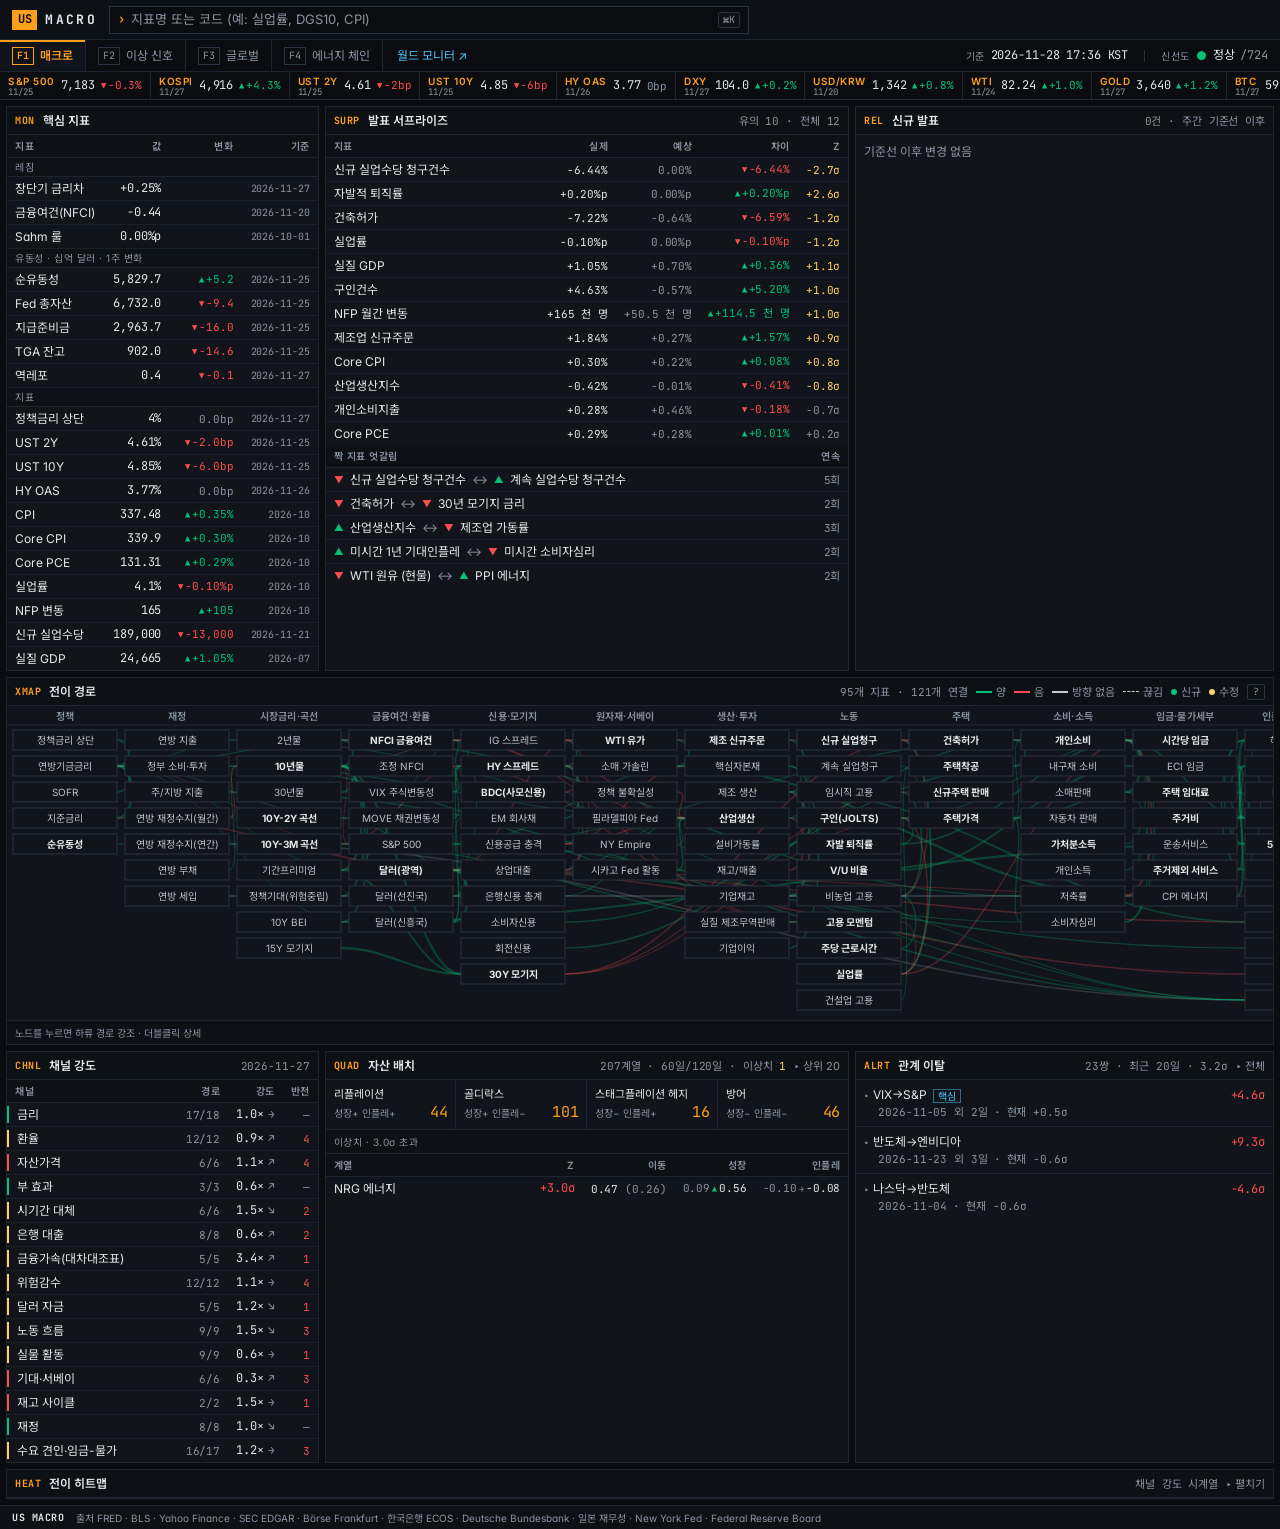
<file: index.html>
<!doctype html>
<html lang="ko">
<head>
<meta charset="utf-8">
<meta name="viewport" content="width=device-width,initial-scale=1,viewport-fit=cover">
<title>US Macro Dashboard</title>
<link rel="preconnect" href="https://fonts.googleapis.com">
<link rel="preconnect" href="https://fonts.gstatic.com" crossorigin>
<link rel="stylesheet" href="https://fonts.googleapis.com/css2?family=Inter:wght@400;500;600;700&amp;family=Noto+Sans+KR:wght@400;500;600;700&amp;family=JetBrains+Mono:wght@400;500&amp;display=swap">
<link rel="stylesheet" href="assets/index-Dt8UqI29.css">
<style>:root{color-scheme:dark} body{background:#0a0c0f;color:#e3e6ea}</style>
</head>
<body>
<div id="root"></div>
<script type="module" src="assets/index-jKh9LGyI.js"></script>
</body>
</html>
</file>
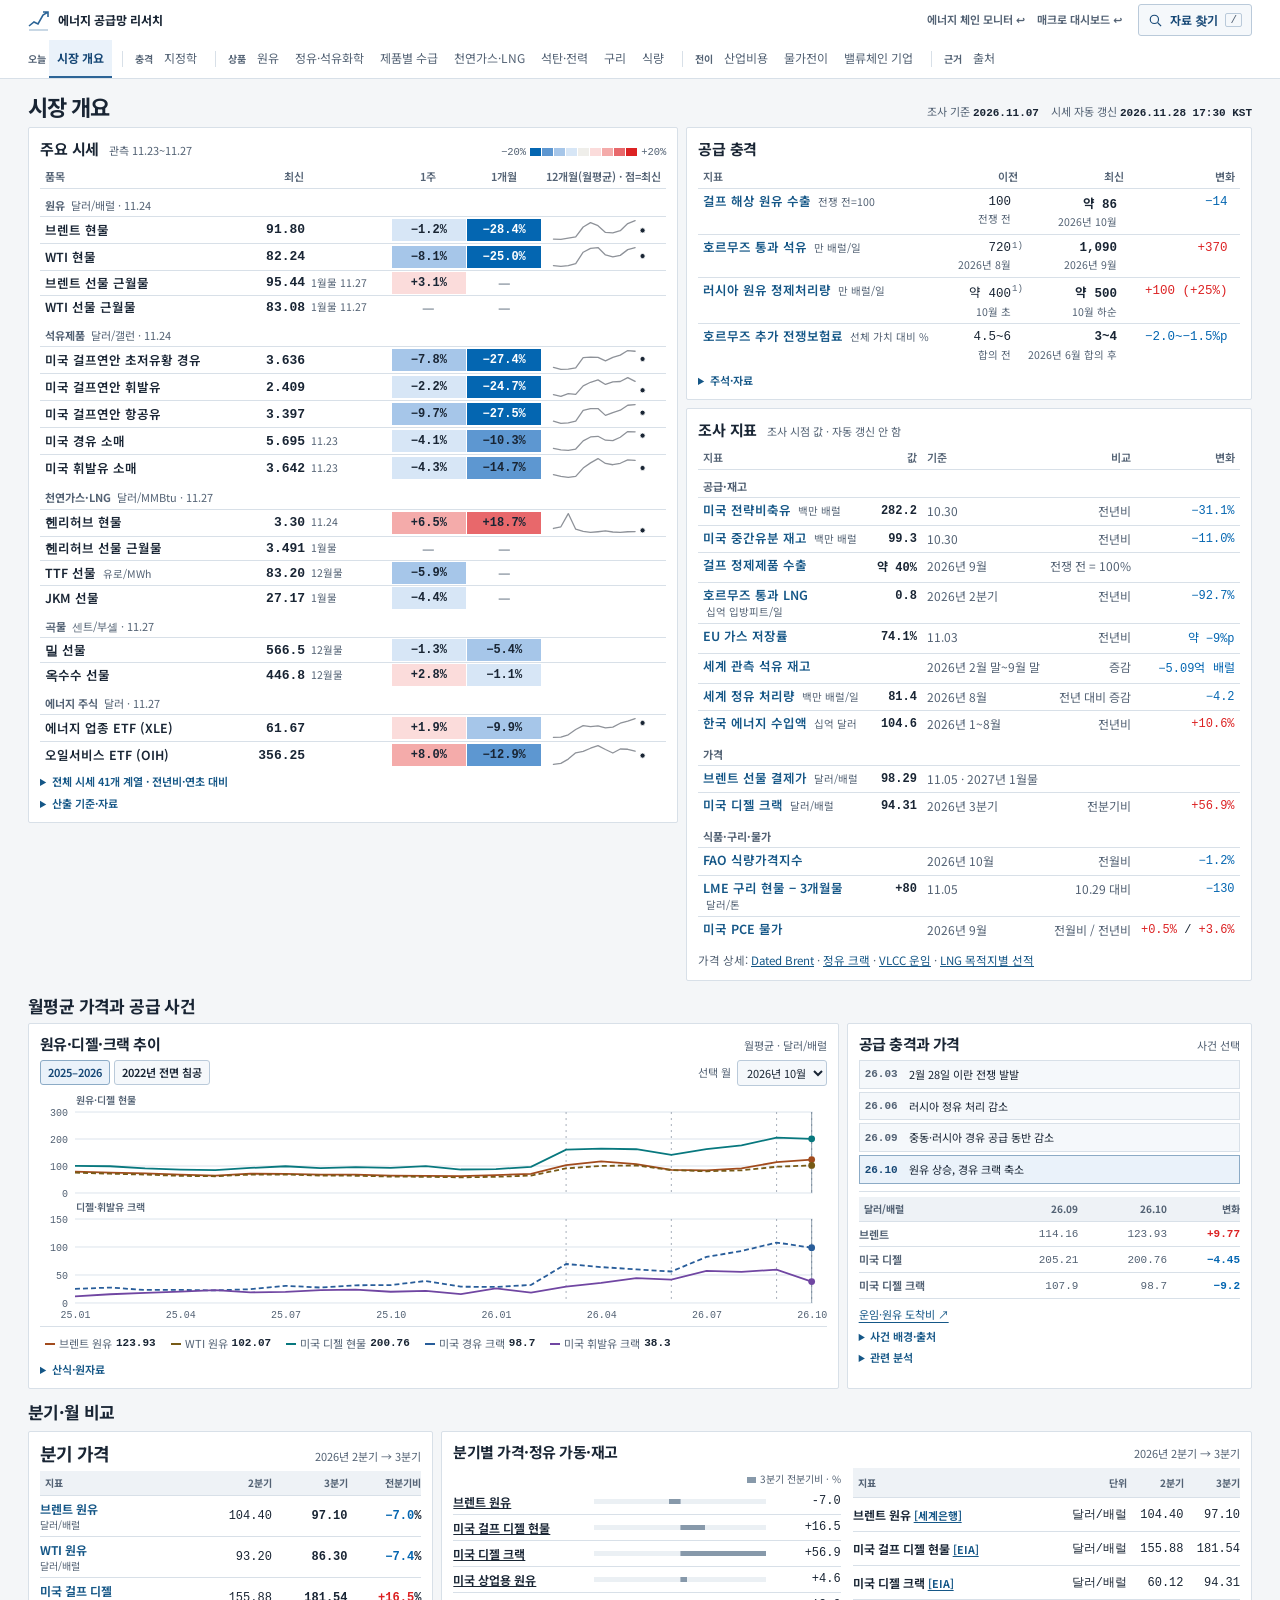
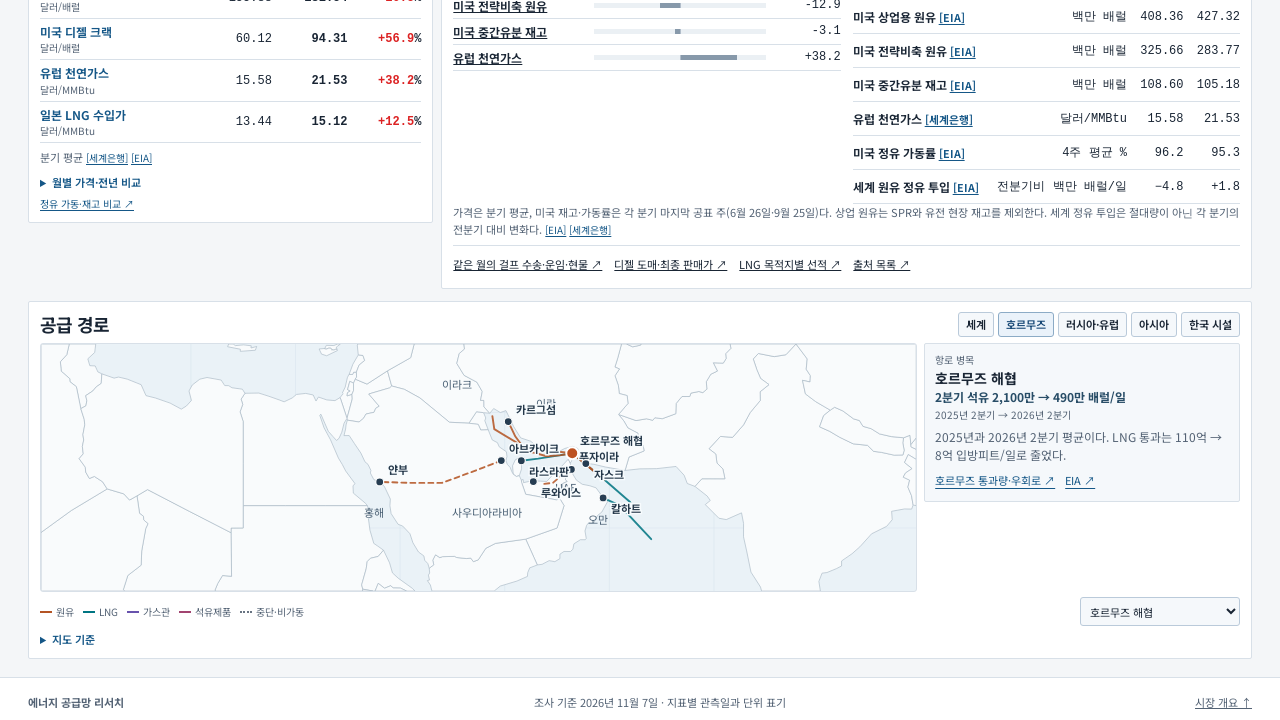
<file: energy/index.html>
<!doctype html>
<html lang="ko">
<head>
<meta charset="utf-8">
<meta name="viewport" content="width=device-width,initial-scale=1">
<meta name="theme-color" content="#f4f6f8">
<meta name="description" content="세계 에너지·식량·구리의 생산, 가공, 교역, 재고와 최종 가격을 비교한다.">
<title>에너지 공급망 리서치 | 2025–2026</title>
<link rel="stylesheet" href="style.css?v=d9fb463684">
<link rel="stylesheet" href="live.css?v=a3caedf7f1">
<link rel="stylesheet" href="supply.css?v=7d2f69eaff">
<link rel="stylesheet" href="subsidy.css?v=4d2face1bb">
<link rel="stylesheet" href="event-chains.css?v=cf0972c31a">
<script defer src="compat.js?v=adebbc8c24"></script>
<script defer src="d3.min.js?v=f2094bbf61"></script>
<script defer src="research.js?v=a1a81ca5fb"></script>
<script defer src="facts.js?v=231ac78afb"></script>
<script defer src="live-data.js?v=7f6016f1b7"></script>
<script defer src="live.js?v=5d566bfa0e"></script>
<script defer src="monitor.js?v=939bdc901e"></script>
<script defer src="value-chain-data.js?v=da47b7a78e"></script>
<script defer src="event-chains-data.js?v=1ca57e7a93"></script>
<script defer src="value-chain.js?v=e0ecaae073"></script>
<script defer src="supply.js?v=dcb2224494"></script>
<script defer src="subsidy-data.js?v=c60ef7260c"></script>
<script defer src="subsidy.js?v=f1a4d6f4cf"></script>
<script defer src="app.js?v=25be49d5e3"></script>
<script defer src="maps.js?v=9522e5fbd6"></script>
<script defer src="market-expansion.js?v=b1375ffc6e"></script>
<script defer src="geopolitics.js?v=e4c8877e2c"></script>
<script defer src="records-data.js?v=cb7924ad8e"></script>
<script defer src="records.js?v=f7320d2241"></script>
<script defer src="refinery-roster-data.js?v=9e6c134e3d"></script>
<script defer src="refinery-roster.js?v=239ba81f6f"></script>
<script defer src="peer-quarters-data.js?v=581e69eac2"></script>
<script defer src="peer-quarters.js?v=3950e20efc"></script>
<script defer src="reference-data.js?v=92ccde947a"></script>
<script defer src="reference-charts.js?v=60a3586b01"></script>
<script defer src="event-chains.js?v=d8564816c4"></script>
<script defer src="workspace.js?v=563dedf112"></script>
<script defer src="market-insights.js?v=a2e79fde8d"></script>
<script defer src="transmission.js?v=0951188b05"></script>
<script defer src="energy-extensions.js?v=929dd9fdd3"></script>
<script defer src="market-cases.js?v=093d8774dd"></script>
<script defer src="industry-cases.js?v=042383ea6e"></script>
<script defer src="supply-followup.js?v=a8e00f92a2"></script>
<script defer src="physical-comparisons.js?v=624df0c5b6"></script>
<script defer src="auto-series.js?v=f81a165861"></script>
<script defer src="term-spreads.js?v=941305cf6a"></script>
<script defer src="rig-activity.js?v=4139d92ccc"></script>
<script defer src="monitor-chips.js?v=82d9e6b25e"></script>
<script defer src="commodity-chains.js?v=6fac2416d4"></script>
<script defer src="research-coverage.js?v=667a2b5d17"></script>
<script defer src="research-search.js?v=e6f7dd4c28"></script>
<script defer src="oil-country-compare.js?v=2bc8a0da35"></script>
<script defer src="chokepoint-transits.js?v=a15bd13d37"></script>
<script defer src="section-dates.js?v=6a62cefd04"></script>
</head>
<body>
<a class="skip" href="#main">본문으로 건너뛰기</a>
<header class="top"><div class="wrap top-inner">
<a href="#main" class="brand"><svg aria-hidden="true" width="21" height="21" viewBox="0 0 21 21" fill="none"><path d="M1 16L6 12L10 14L15 5L20 2M15 2H20V7" stroke="currentColor" stroke-width="1.6"/><path d="M1 20H20" stroke="currentColor" stroke-opacity=".5"/></svg>에너지 공급망 리서치</a>
<button type="button" class="desk-sheet-button" aria-expanded="false" aria-controls="desk-sheet"><span>시장 개요</span></button>
<div class="desk-sheet" id="desk-sheet"><nav class="desk-tabs" aria-label="데스크">
<div class="desk-group" role="group" aria-label="오늘"><span aria-hidden="true">오늘</span><a href="#monitor" data-tab="monitor">시장 개요</a></div>
<div class="desk-group" role="group" aria-label="충격"><span aria-hidden="true">충격</span><a href="#war" data-tab="war">지정학</a></div>
<div class="desk-group" role="group" aria-label="상품"><span aria-hidden="true">상품</span><a href="#oil" data-tab="oil">원유</a><a href="#products" data-tab="products">정유·석유화학</a><a href="#supply" data-tab="supply">제품별 수급</a><a href="#gas" data-tab="gas">천연가스·LNG</a><a href="#power" data-tab="power">석탄·전력</a><a href="#copper" data-tab="copper">구리</a><a href="#food" data-tab="food">식량</a></div>
<div class="desk-group" role="group" aria-label="전이"><span aria-hidden="true">전이</span><a href="#prices" data-tab="prices">산업비용</a><a href="#inflation" data-tab="inflation">물가전이</a><a href="#companies" data-tab="companies">밸류체인 기업</a></div>
<div class="desk-group" role="group" aria-label="근거"><span aria-hidden="true">근거</span><a href="#source-list" data-tab="sources">출처</a></div>
</nav><span class="home-links"><a href="monitor.html" class="dashboard-link">에너지 체인 모니터 ↩</a><a href="../index.html" class="dashboard-link">매크로 대시보드 ↩</a></span></div>
<nav class="top-views" aria-label="하위 화면"></nav>
<button type="button" class="search-trigger" id="research-search-open" aria-haspopup="dialog"><svg aria-hidden="true" viewBox="0 0 20 20"><circle cx="8.5" cy="8.5" r="5.5"/><path d="m13 13 4.5 4.5"/></svg><span>자료 찾기</span> <kbd aria-hidden="true">/</kbd></button>
</div></header>
<main id="main" class="wrap">
<h1 class="visually-hidden">에너지 공급망 리서치</h1>
<div class="desk" data-desk="war" id="war">
<div class="desk-heading"><h2>지정학</h2></div>
<nav class="section-jump" aria-label="이 화면의 상세 항목"><a href="#investigation">두 전쟁 비교</a><a href="#geopolitics">정유 공격·휴전</a><a href="#israel-iran">이스라엘·이란 협상</a><a href="#escort-watch">호르무즈 호위</a><a href="#fleet">섀도우 플릿</a></nav>
<article class="panel context-grid" id="supply-history"><div class="panel-head"><h3>시기별 수송·공급 구조 변화</h3><span class="meta">수에즈 · 전략비축 · 러시아 가스 · 호르무즈</span></div><div id="supply-history-data"></div></article>
<section id="investigation" class="section">
<div class="section-head"><h2>전쟁별 공급 지표 비교</h2><span class="meta">경로별 관측값</span></div>
<article class="panel"><div class="panel-head"><h3>전쟁 발발 전후 원유·디젤 크랙</h3><span class="meta">2월 → 3월 월평균 변화 · 달러/배럴</span></div><div id="war-price-bridge"></div></article>
<div id="war-matrix" class="panel table-scroll context-grid"></div>
<details class="method"><summary>전쟁별 조사 노트</summary><div class="detail-grid research-grid" id="war-cards"></div></details>
<details class="method"><summary>지역별 산업 노출</summary><div class="panel" id="regional-research"></div></details>

</section>
<section class="section" id="geopolitics"><div class="section-head"><h2>정유시설과 에너지 휴전</h2></div><div class="panel context-main"><div id="actor-flow"></div><div id="actor-table" class="table-scroll"></div></div>
<div class="detail-grid context-grid"><article class="panel"><div class="panel-head"><h3>10월 협상과 공격 재개</h3><span class="meta">2026년</span></div><div id="truce-timeline"></div><div id="russia-strike-followup" class="context-grid"></div></article><article class="panel"><div class="panel-head"><h3>이란 수출 경로와 러시아의 중국 판매·가스 협의</h3></div><div id="iran-routes"></div></article></div><p class="note context-caption"><a class="ref" href="#fleet">섀도우 플릿 완화와 운임 ↗</a></p></section>
<section class="section" id="israel-iran"><div class="section-head"><h2>이스라엘 연정과 이란 핵 협상의 조건</h2><span class="meta">2026년 10월 27일 총선 · 11월 5일 협의</span></div><div class="detail-grid">
<article class="panel"><div class="panel-head"><h3>확정 의석과 정부 구성 후보 추천</h3></div><div id="knesset-count"></div></article>
<article class="panel"><div class="panel-head"><h3>핵 협상과 호르무즈 통항</h3></div><div id="iran-diplomacy"></div></article>
</div></section>
<section class="section" id="escort-watch"><div class="section-head"><h2>호르무즈 호위와 통항·보험</h2><span class="meta">2026년 5월 호위 · 6월 합의</span></div>
<div class="detail-grid"><article class="panel"><div class="panel-head"><h3>미국 호위 개시 전후 통항</h3><span class="meta">5월 1~4일 · 척/일</span></div><div id="escort-counts"></div></article>
<article class="panel"><div class="panel-head"><h3>피격 보도와 전쟁보험</h3></div><div id="escort-conditions" class="table-scroll"></div></article></div></section>
<section class="section" id="fleet"><div class="section-head"><h2>제재·보험과 선복</h2></div><article class="panel"><div class="panel-head"><h3>섀도우 플릿 완화: 투입 단계와 운임 반응</h3><a href="#shipping" class="ref">[운임표]</a></div><div id="fleet-flow"></div><div id="fleet-note" class="context-caption"></div></article></section>
</div>
<div class="desk" data-desk="oil" id="oil">
<div class="desk-heading"><h2>원유</h2></div>
<nav class="section-jump" aria-label="이 페이지의 항목"><a href="#oil-map">지도·가격</a><a href="#crude-transmission">물량·운임·가격</a><a href="#futures-physical">선물과 실물</a><a href="#physical-crude">실물 조달·회복 시나리오</a><a href="#gulf-recovery">걸프 수출</a><a href="#sea-flows">호르무즈·우회로</a><a href="#shipping">원유선 운임</a><a href="#tanker-assets">유조선 가격</a><a href="#td3c-case">TD3C 소송</a><a href="#oil-balance">비축·재고</a><a href="#oil-buffers">비축 방출</a><a href="#brent-market">브렌트 가격 산정</a><a href="#brent-curve">근월·원월물</a><a href="#term-spreads">기간구조 스프레드</a><a href="#chain">밸류체인</a><a href="#upstream-investment">상류 투자</a><a href="#rig-activity">미국 리그·시추</a><a href="#offshore-cycle">해양시추</a></nav>
<section class="section commodity-overview" id="crude-overview"><div class="overview-grid"><section id="oil-map" class="panel map-panel commodity-map" data-map="oil">
<div class="panel-head"><h3>원유 공급 경로</h3><div id="oil-map-tabs" class="pills" role="group" aria-label="원유 공급 경로 지역"></div></div>
<div class="map-detail" data-map-detail aria-live="polite"></div>
<div class="map-canvas"><svg viewBox="0 0 760 290" role="group" aria-label="원유 공급 경로"></svg><p data-map-message role="status">지도 불러오는 중</p></div>
<div class="map-bottom"><div class="map-legend"><span><i class="oil"></i>원유선·원유 배관</span></div><label for="oil-map-select" class="visually-hidden">원유 항로·시설 선택</label><select id="oil-map-select" data-route-select><option>경로·시설</option></select></div>
<details class="method"><summary>지도 기준</summary><p>경로를 선택하면 관측 물량이나 설비 기준을 볼 수 있다. 지도 선은 대표 경로이며, 선택한 경로를 강조한다. 기초 지리 Natural Earth · 시설 위치 NGA WPI 및 공개 자료.</p></details>
</section><div class="commodity-data"><article class="panel"><div class="panel-head"><h3>주요 원유 벤치마크</h3><span class="meta">분기 평균 · 달러/배럴</span></div><div id="crude-quotes" class="table-scroll"></div></article><article class="panel"><div class="panel-head"><h3>호르무즈 원유 통과량</h3><span class="meta">분기 일평균</span></div><div id="crude-flows"></div></article></div></div></section>
<section class="section transmission" id="crude-transmission">
<div class="section-head"><h2>걸프 수출 회복과 원유 도착 비용</h2><span class="meta">2026년 8월 → 9월</span></div>
<div class="transmission-grid">
<article class="panel"><div class="panel-head"><h3>걸프 수출·호르무즈·우회로</h3><span class="meta">백만 배럴/일</span></div><div id="crude-route-bridge"></div></article>
<article class="panel"><div class="panel-head"><h3>미국 걸프발 원유 운임</h3><span class="meta">달러/톤</span></div><div id="crude-freight-bridge"></div></article>
<article class="panel"><div class="panel-head"><h3>실물 원유 가격</h3><span class="meta">달러/배럴</span></div><div id="crude-price-bridge"></div></article>
</div>
</section>
<article class="panel context-grid" id="monthly-oil-supply"><div class="panel-head"><h3>8~9월 수송·현물·재고 비교</h3><span class="meta">동일 월 구간 · 가격·유량·재고 단위 구분</span></div><div id="monthly-oil-supply-data"></div></article>
<section class="section" id="futures-physical"><div class="section-head"><h2>선물 종가와 실물 공급 지표</h2><span class="meta">2026년 11월 3~5일</span></div><div class="detail-grid"><article class="panel"><div class="panel-head"><h3>같은 만기 원유 선물 종가</h3><span class="meta">달러/배럴</span></div><div id="nearby-settlements"></div></article>
<article class="panel"><div class="panel-head"><h3>가격 곡선·공급 회복·재고</h3><span class="meta">시장 가격과 전망을 구분</span></div><div id="curve-scenarios"></div></article></div></section>
<section class="section" id="physical-crude"><div class="section-head"><h2>전쟁 프리미엄과 실물 공급</h2><span class="meta">2026년 10~11월 · 가격과 물량</span></div><div class="detail-grid">
<article class="panel"><div class="panel-head"><h3>원유와 정제제품의 수출 회복</h3></div><div id="cargo-basis"></div></article>
<article class="panel"><div class="panel-head"><h3>선물 하락과 조달 프리미엄</h3></div><div id="ubs-brent"></div></article>
</div><article class="panel context-grid"><div class="panel-head"><h3>휴전과 확전 이후의 수급 시나리오</h3></div><div id="physical-recovery-paths"></div><div id="oil-research-checks"></div></article></section>
<section class="section" id="gulf-recovery"><div class="section-head"><h2>걸프 원유·제품 수출과 전쟁 전 대비 수준</h2><span class="meta">2026년 9~10월 · 선박 추적 잠정치</span></div><div class="detail-grid"><article class="panel"><div class="panel-head"><h3>걸프 해상 석유 수출</h3><span class="meta">백만 배럴/일</span></div><div id="gulf-total"></div></article><article class="panel"><div class="panel-head"><h3>10월 품목별 수출과 전쟁 전 수준</h3><span class="meta">백만 배럴/일</span></div><div id="gulf-mix"></div></article></div></section>
<section class="section" id="gulf-outlets"><div class="section-head"><h2>걸프 원유 수출 경로의 차질과 대안</h2><span class="meta">10월 27일~11월 5일</span></div><div class="detail-grid"><article class="panel"><div class="panel-head"><h3>사우디 라스 타누라·얀부</h3><span class="meta">선적항과 정유소 구분</span></div><div id="saudi-outlets"></div></article>
<article class="panel"><div class="panel-head"><h3>UAE 푸자이라 우회 배관</h3><span class="meta">운영·계획·미확인 구분</span></div><div id="uae-outlets"></div></article></div></section>
<section class="section" id="sea-flows"><div class="section-head"><h2>호르무즈 원유 유량과 수출로</h2></div><div class="detail-grid"><article class="panel"><div class="panel-head"><h3>걸프 수출과 해협 통과</h3><span class="meta">2026년 9월</span></div><div id="sea-flows-data"></div></article><article class="panel"><div class="panel-head"><h3>항로·우회 배관</h3><span class="meta"></span></div><div class="route-links"><a class="ref" href="#oil-map" data-region="gulf" data-site="hormuz">호르무즈 해협 ↗</a><a class="ref" href="#oil-map" data-region="gulf" data-site="ew">사우디 동서 송유관 ↗</a><a class="ref" href="#oil-map" data-region="gulf" data-site="adcop">UAE 푸자이라 우회 ↗</a><a class="ref" href="#oil-map" data-region="asia" data-site="iran-china">이란 → 중국 원유 ↗</a></div></article></div></section>
<section class="section rf-section" id="ref-chokepoints"><div class="section-head"><h2>해협·우회로별 석유 통과량</h2><span class="meta">EIA <time datetime="2026-08-12">2026.08.12</time> 공표 · 4Q25와 2Q26</span></div>
<p class="note rf-lede">원유·석유계 액체의 관측 통과량이며 경로가 겹치므로 통행로끼리 더하지 않는다.</p>
<div class="rf-panels" id="ref-chokepoints-panels"></div></section>
<section id="shipping" class="section"><span id="shipping-desk"></span>
<div class="section-head"><h2>원유 탱커 운임</h2><span class="meta">발틱거래소 · 2025.10.31 / 2026.10.30</span></div>
<div class="detail-grid">
<article class="panel"><div class="panel-head"><h3>원유선·항로별 44주차 비교</h3></div><div class="table-scroll" id="freight-table"></div>
<details class="method"><summary>월드스케일과 일일 환산수익</summary><p>월드스케일(WS) 100은 해당 항로의 기준 톤당 운임이다. 기준은 매년 갱신된다. 왕복 일일 환산수익(TCE)은 항해 운임에서 연료와 항해비를 빼고 왕복 일수로 나눈다. 선박 고정비와 금융비 차감 전이다. <a class="ref" href="#s-wscale">[WS]</a> <a class="ref" href="#s-tce">[TCE]</a></p></details></article>
<article class="panel"><div class="panel-head"><h3>초대형 원유운반선(VLCC) · TD3C</h3><span class="meta">중동 걸프 → 중국</span></div><p class="note">왕복 일일 환산수익 · 백만 달러/일 · 2026년 10월</p><div id="vlcc-plot"></div><div id="bwet-freight"></div>
<div class="panel-head split-head"><h3>화주 부담 원유 운송비</h3><span class="meta">10월 중순 · 달러/배럴</span></div><div id="route-costs"></div>
<p class="note">호르무즈 혼잡과 환적으로 왕복 시간이 늘었다. 일부 장거리 제품선(LR2)이 원유를 실으면서 제품선 공급도 줄었다. <a class="ref" href="#s-ieafreight">[IEA]</a></p>
</article></div>
</section>
<section class="section" id="td3c-case"><div class="section-head"><h2>TD3C 기준가격 분쟁</h2><span class="meta">영국 고등법원 · FL-2026-000015</span></div><div class="detail-grid"><article class="panel"><div class="panel-head"><h3>고정 용선료와 지수연동 재용선</h3><span class="meta">달러/일 · 계약 구조</span></div><div id="td3c-contract"></div></article>
<article class="panel"><div class="panel-head"><h3>당사자 주장과 법원 절차</h3><span class="meta">본안 결과 확인 기준일 표기</span></div><div id="td3c-litigation"></div></article></div></section>
<article class="panel context-grid" id="td3c-basis"><div class="panel-head"><h3>운임 계약·지수·보험료의 차이</h3><span class="meta">TD3C 항로 · 각 지표의 정산 기준</span></div><div id="td3c-basis-data"></div></article>
<section class="section" id="tanker-assets">
<div class="section-head"><h2>유조선 가격과 호르무즈 운항 선복</h2><span class="meta">2026년 9~10월</span></div>
<div class="detail-grid">
<article class="panel"><div class="panel-head"><h3>VLCC 신조·중고선 평가</h3><span class="meta">백만 달러/척</span></div><div id="tanker-values"></div></article>
<article class="panel"><div class="panel-head"><h3>호르무즈 9월 원유 통과량</h3><span class="meta">백만 배럴 · 선박 소유 그룹별</span></div><div id="shuttle-flows"></div></article>
</div></section>
<section class="section" id="oil-balance"><div class="section-head"><h2>원유 비축과 세계 석유 재고</h2></div><div class="two stock-notes">
<article class="panel"><h3>한국 정부 비축유</h3><div class="stock-value">1억 배럴</div><p>2025년 말 보유량, 국제공동비축 제외. 시설 저장능력은 1억 4,600만 배럴이다. 2026년 3월 IEA 공동 방출에서 한국에 2,246만 배럴이 배정됐다. 같은 정의로 비교할 2026년 말 보유량은 기준일에 아직 집계할 수 없다. <a class="ref" href="#s-knoc">[KNOC]</a> <a class="ref" href="#s-motir">[산업부]</a></p></article>
<article class="panel"><h3>세계 재고와 해상 물량</h3><div class="stock-value">−5.09억 배럴</div><p>IEA가 관측한 2026년 2월 말~9월 말 세계 석유 재고 변화다. 9월 한 달간 육상은 1.13억 배럴 줄고 해상은 1.03억 배럴 늘었다. 해상 물량은 도착·하역 전까지 현지 공급에 투입되기 어렵다. 10월 15일 기준 IEA 회원국의 공동 방출 물량은 약 3.3억 배럴이다. <a class="ref" href="#s-ieaoil">[IEA]</a> <a class="ref" href="#s-release">[방출]</a></p></article>
</div>
<article class="panel context-grid"><div class="panel-head"><h3>9월 세계 석유 재고 변화</h3><span class="meta">전월 말 대비 · 백만 배럴</span></div><div id="world-stock-bridge"></div><div id="crude-stocks"></div><details class="method"><summary>미국 API 주간 원유 재고</summary><p>미국 API 주간 원유 재고는 10월 14일 미국 발표 기준 −1,112만 배럴이다. 예상 +190만, 이전 −209만 배럴이다. <a class="ref" href="#s-api1014">[발표 달력]</a></p></details></article></section>
<section class="section" id="oil-buffers"><div class="section-head"><h2>전략비축 방출과 소비지 재고</h2><span class="meta">10월 26일~11월 2일</span></div><div class="detail-grid">
<article class="panel"><div class="panel-head"><h3>유럽 11개국 비축 방출 계획</h3></div><div id="europe-stock-release"></div></article>
<article class="panel"><div class="panel-head"><h3>재고 감소와 비축 정책의 범위</h3></div><div id="stock-buffer-scope"></div></article>
</div></section>
<section class="section rf-section" id="ref-crude-stocks"><div class="section-head"><h2>전략 재고 추정과 각국 공식 비축 자료</h2><span class="meta">EIA <time datetime="2026-08-12">2026.08.12</time> 공개 추정 · 각국 자료는 기준일이 다름</span></div>
<p class="note rf-lede">EIA가 여러 기관의 관측을 모은 선정 국가·권역 추정표와 각국이 따로 공개한 비축 자료이며, 범위와 기준일이 달라 서로 더하거나 잇지 않는다.</p>
<div class="rf-panels" id="ref-crude-stocks-panels"></div></section>
<article class="panel context-grid" id="stock-programs"><div class="panel-head"><h3>방출 발표와 실제 집행</h3><span class="meta">프랑스·유럽·G7·IEA · 미국 SPR 구성</span></div><div id="stock-programs-data"></div></article>
<section id="brent-market" class="section">
<div class="section-head"><h2>데이티드 브렌트와 실물 원유 가격</h2><span class="meta">현물 평가 · 선도 · 선물</span></div>
<div class="detail-grid"><article class="panel"><div class="panel-head"><h3>데이티드 브렌트 평가 절차</h3></div><div id="brent-flow"></div><div id="brent-basis"></div></article>
<article class="panel"><div class="panel-head"><h3>브렌트 상품별 가격 노출</h3></div><div id="brent-products" class="table-scroll"></div></article></div>
<div class="detail-grid context-grid"><article class="panel"><div class="panel-head"><h3>화물 호가의 단가 환산</h3><span class="meta">달러/배럴 · 산식 예시</span></div><div id="brent-quote"></div></article>
<article class="panel"><div class="panel-head"><h3>품질·운임 조정</h3></div><div id="brent-adjustments" class="table-scroll"></div></article></div>
</section>
<article class="panel context-grid" id="term-spreads"><div class="panel-head"><h3>기간구조 스프레드</h3><span class="meta" id="term-spreads-asof">달러/배럴</span></div><div class="as-split"><div><div id="term-spreads-data"></div><div id="term-spreads-chart"></div><div id="term-spreads-table"></div></div><div id="grade-spread-data"></div></div><div id="term-spreads-basis"></div></article>
<article class="panel context-grid" id="brent-curve"><div class="panel-head"><h3>브렌트 근월·원월 비교</h3><span class="meta">2026년 11월 · 달러/배럴</span></div><div id="brent-curve-data"></div></article>
<section id="chain" class="section">
<div class="section-head"><h2>원유 공급망 단계</h2><span class="meta">공정 · 유량 · 최종 수요</span></div>
<div class="panel flow-panel">
<div id="chain-steps" class="chain-steps" role="group" aria-label="밸류체인 단계"></div><div id="chain-detail" aria-live="polite"></div></div>
</section>
<section class="section" id="upstream-investment">
<div class="section-head"><h2>정제품·원유 생산자·신규 투자 확인 지표</h2></div>
<div class="panel" id="upstream-mechanism"></div>
<div class="detail-grid context-grid">
<article class="panel"><div class="panel-head"><h3>석유·가스 서비스 업황</h3><span class="meta">SLB · 2026년 3분기</span></div><div id="slb-activity"></div></article>
<article class="panel"><div class="panel-head"><h3>미국 공급 확대 정책: 결정·집행·실물 공급</h3></div><div id="us-oil-policy"></div><div id="upstream-followup" class="context-grid"></div></article>
</div></section>
<section class="section" id="rig-activity"><div class="section-head"><h2>미국 가동 리그와 시추 생산성</h2><span class="meta" id="rig-activity-asof">월간 · EIA</span></div>
<div class="panel"><div id="rig-activity-data"></div><div id="rig-activity-charts" class="ra-charts"></div><div id="rig-activity-basis" class="ra-basis"></div></div></section>
<section class="section rf-section" id="ref-rig-counts"><div class="section-head"><h2>가동 리그 수: 최근 집계와 국가별 기준선</h2><span class="meta">Baker Hughes 주간 <time datetime="2026-11-06">2026.11.06</time>·월간 <time datetime="2026-10">2026.10</time> · OPEC ASB 2025·2024년 말</span></div>
<p class="note rf-lede">가동 리그 수의 단위는 기이고, 시추 대상에는 석유 외에 가스 등이 포함될 수 있으며 생산량 b/d로 환산할 수 없다.</p>
<div class="rf-panels" id="ref-rig-counts-panels"></div></section>
<article class="panel context-grid" id="producer-netback"><div class="panel-head"><h3>원유 생산자의 실현가격과 투자</h3><span class="meta">Diamondback · 2026년 3분기</span></div><div id="producer-netback-data"></div></article>
<section class="section" id="offshore-cycle"><div class="section-head"><h2>해양시추선 공급과 신규 개발 경제성</h2><span class="meta">유전 감산 · 개발 승인 · 시추선 계약</span></div><div class="detail-grid">
<article class="panel"><div class="panel-head"><h3>시추선 공급과 계약 일당</h3></div><div id="offshore-fleet"></div></article>
<article class="panel"><div class="panel-head"><h3>장기 유가와 신규 개발의 경제성</h3></div><div id="offshore-economics"></div></article>
</div></section>
</div>
<div class="desk" data-desk="products" id="products">
<div class="desk-heading"><h2>정유·석유화학</h2></div>
<nav class="section-jump" aria-label="이 페이지의 항목"><a href="#products-map">지도·제품 가격</a><a href="#diesel-transmission">디젤 공급·가격</a><a href="#quarter-cracks">제품별 크랙</a><a href="#futures-cracks">미국 선물 크랙</a><a href="#product-stocks">제품 재고</a><a href="#diesel-exports-asia">아시아 디젤 수출</a><a href="#refinery-compare">지역별 마진·가동</a><a href="#refinery-run-model">도착비 계산</a><a href="#refineries">정유시설·공정</a><a href="#fuel-specs">MTBE·동절기 연료</a><a href="#brazil-sugar-mix">브라질 설탕·에탄올</a><a href="#product-shipping">제품선 운임</a><a href="#diesel-cost">최종 경유 가격 ↗</a></nav>
<section class="section commodity-overview" id="products-overview"><div class="overview-grid"><section id="products-map" class="panel map-panel commodity-map" data-map="products">
<div class="panel-head"><h3>석유제품 항로와 정유시설</h3><div id="products-map-tabs" class="pills" role="group" aria-label="석유제품 항로와 정유시설 지역"></div></div>
<div class="map-detail" data-map-detail aria-live="polite"></div>
<div class="map-canvas"><svg viewBox="0 0 760 290" role="group" aria-label="석유제품 항로와 정유시설"></svg><p data-map-message role="status">지도 불러오는 중</p></div>
<div class="map-bottom"><div class="map-legend"><span><i class="product"></i>석유제품 항로</span></div><label for="products-map-select" class="visually-hidden">석유제품 항로·시설 선택</label><select id="products-map-select" data-route-select><option>경로·시설</option></select></div>
<details class="method"><summary>지도 기준</summary><p>경로를 선택하면 관측 물량이나 설비 기준을 볼 수 있다. 지도 선은 대표 경로이며, 선택한 경로를 강조한다. 기초 지리 Natural Earth · 시설 위치 NGA WPI 및 공개 자료.</p></details>
</section><div class="commodity-data"><article class="panel"><div class="panel-head"><h3>디젤·휘발유·항공유 현물가</h3><span class="meta">분기 평균 · 달러/배럴</span></div><div id="product-quotes" class="table-scroll"></div></article><article class="panel"><div class="panel-head"><h3>호르무즈 석유제품 통과량</h3><span class="meta">분기 일평균</span></div><div id="product-flows"></div></article></div></div></section>
<section class="section transmission" id="diesel-transmission">
<div class="section-head"><h2>정유 원유 투입·경유 현물·경유 판매가</h2><span class="meta">2026년 2분기 → 3분기</span></div>
<div class="transmission-grid">
<article class="panel"><div class="panel-head"><h3>정유 원유 투입 변화</h3><span class="meta">각 분기 전분기 대비 · 백만 배럴/일</span></div><div id="diesel-runs-bridge"></div></article>
<article class="panel"><div class="panel-head"><h3>미국 걸프연안 경유 현물과 크랙</h3><span class="meta">달러/배럴</span></div><div id="diesel-wholesale-bridge"></div></article>
<article class="panel"><div class="panel-head"><h3>경유 판매가</h3><span class="meta">세금 포함 · 전분기 대비</span></div><div id="diesel-retail-bridge"></div></article>
</div>
<div id="diesel-reading" class="panel transmission-reading"></div>
</section>
<section class="section" id="oil-market"><div class="section-head"><h2>제품값과 원유값의 차이</h2><span class="meta">정유 크랙 · 달러/배럴</span></div>
<article class="panel"><div class="panel-head"><h3>미국 걸프연안 제품별 크랙</h3><span class="meta">2026년 분기 평균 · 달러/배럴</span></div><div id="quarter-cracks"></div></article>
<article class="panel context-grid" id="futures-cracks"><div class="panel-head"><h3>미국 선물 크랙</h3><span class="meta" id="futures-cracks-asof">WTI 선물 기준 · 달러/배럴</span></div><div class="as-split"><div id="futures-cracks-data"></div><div id="futures-cracks-chart"></div></div><div id="futures-cracks-basis"></div></article>
<div class="detail-grid context-grid"><article class="panel" id="crack"><div class="panel-head"><h3>지역별 제품–원유 가격차</h3><span class="meta">달러/배럴</span></div><div id="crack-history"></div><details class="method"><summary>3–2–1 계산기와 마진 해석</summary><p>정유사의 마진에는 실제 원료 배합, 수율, 운임, 연료·수소 비용과 재고평가가 반영된다. <a class="ref" href="#s-crack">[EIA]</a></p><form class="calculator" id="calc"><fieldset><legend>3–2–1 크랙 계산 · 가상 가격</legend><div class="inputs"><label>원유 <small>$/배럴</small><input id="c" type="number" min="0" max="1000" step="any" value="80" required></label><label>휘발유 <small>$/배럴</small><input id="g" type="number" min="0" max="1000" step="any" value="100" required></label><label>경유 <small>$/배럴</small><input id="d" type="number" min="0" max="1000" step="any" value="110" required></label></div><div class="calc-result"><span>(휘발유 × 2 + 경유 − 원유 × 3) ÷ 3</span><output id="spread" for="c g d" aria-live="polite"></output></div></fieldset></form></details></article><article class="panel"><div class="panel-head"><h3>세계 정유·경유 공급</h3><span class="meta">2025 / 2026</span></div><div id="oil-throughput"></div></article></div></section>
<section class="section" id="us-winter-buffer"><div class="section-head"><h2>미국 중간유분 재고와 겨울 공급</h2><span class="meta">10월 30일 종료 주간 · 11월 4일 발표</span></div><div class="detail-grid"><article class="panel"><div class="panel-head"><h3>주간 미국 석유 재고 변화</h3><span class="meta">백만 배럴</span></div><div id="weekly-stock-moves"></div></article>
<article class="panel"><div class="panel-head"><h3>동부 계절 재고·난방유 대여</h3><span class="meta">전국과 지역 범위 구분</span></div><div id="winter-distillate"></div></article></div></section>
<section class="section" id="diesel-exports-asia"><div class="section-head"><h2>아시아의 디젤 수출과 재고 제약</h2><span class="meta">중국·한국 · 11월 5일 확인</span></div><div class="detail-grid">
<article class="panel"><div class="panel-head"><h3>중국 월간 경유 수출</h3></div><div id="china-diesel-liftings"></div></article>
<article class="panel"><div class="panel-head"><h3>한국 수출 허용량과 실제 선적</h3></div><div id="korea-diesel-quota"></div></article>
</div></section>
<section class="section" id="product-stocks"><div class="section-head"><h2>석유제품 재고와 수급</h2></div><article class="panel"><div id="product-stock-comparison"></div></article><article class="panel context-grid"><div class="panel-head"><h3>미국 중간유분 재고 일수</h3><span class="meta">2026년 주간 · 과거 5년 범위</span></div><div id="distillate-season"></div><div id="distillate-cover" class="table-scroll"></div></article>
<div class="panel context-grid"><div class="panel-head"><h3>정유 감산과 디젤 크랙</h3><span class="meta">국제에너지기구(IEA) · 10월 보고서</span></div><div id="run-flow"></div><details class="method"><summary>IEA 10월 수급 수치·전망</summary><div id="iea-context" class="table-scroll"></div></details></div></section>
<section class="section" id="fuel-specs"><div class="section-head"><h2>휘발유 옥탄가와 동절기 디젤</h2><span class="meta">제품별 규격과 설비 차질</span></div><div class="detail-grid"><article class="panel"><div class="panel-head"><h3>MTBE와 휘발유 배합</h3><span class="meta">공정과 생산 병목</span></div><div id="gasoline-blend"></div></article>
<article class="panel"><div class="panel-head"><h3>내한성 디젤과 러시아 정유 투입</h3><span class="meta">실측·추정 구분</span></div><div id="winter-diesel"></div></article></div></section>
<section class="section" id="brazil-sugar-mix">
<div class="section-head"><h2>브라질 설탕 배분율과 휘발유 수요</h2><span class="meta">중남부 2026/27 작기 · 11월 6일 확인</span></div>
<div class="detail-grid">
<article class="panel"><div class="panel-head"><h3>사탕수수 당도와 설탕 생산 배분</h3></div><div id="brazil-sugar-data"></div></article>
<article class="panel"><div class="panel-head"><h3>설탕 배분·에탄올·휘발유 수요 전달 단계</h3></div><div id="brazil-fuel-switch"></div></article>
</div>
<article class="panel context-grid"><div class="panel-head"><h3>다음 발표에서 확인할 지표</h3></div><div id="brazil-mix-watch"></div></article>
</section>
<section class="section" id="refinery-compare">
<div class="section-head"><h2>지역별 정유 마진과 실제 가동</h2><span class="meta">원료·기간·집계 범위별 비교</span></div>
<div class="detail-grid">
<article class="panel"><div class="panel-head"><h3>WTI MEH 지역별 모형 정제 마진</h3><span class="meta">2026년 · 달러/배럴</span></div><div id="regional-margins" class="table-scroll"></div></article>
<article class="panel"><div class="panel-head"><h3>원유 운임과 수출 채산성</h3><span class="meta">2026년 · 미국 걸프 출발</span></div><div id="regional-freight" class="table-scroll"></div></article>
</div>
<div class="panel context-grid"><div class="panel-head"><h3>실제 원유 투입과 경유 공급</h3><span class="meta">분기 전분기비 · 수출 전년비</span></div><div id="regional-runs" class="table-scroll"></div><div id="diesel-exports" class="table-scroll"></div></div>
</section>
<section class="section" id="oil-country-compare"><div class="section-head"><h2>국가별 원유 수출·정제 투입과 제품 수율·순공급</h2><span class="meta" id="oil-country-compare-asof">JODI 월간</span></div>
<div class="panel"><div id="oil-country-compare-pick"></div><div id="oil-country-compare-data"></div><div id="oil-country-compare-basis" class="ra-basis"></div></div></section>
<section class="section" id="refinery-run-model">
<div class="section-head"><h2>도착 원유비 기준 정유 채산 계산</h2><span class="meta">관측 운임 + 공통 제품 바스켓 가정</span></div>
<article class="panel">
<form id="refinery-run-form" class="inputs compare-inputs">
<label for="refinery-model-month">가격·운임 기준 월<select id="refinery-model-month"><option value="sep">2026년 9월</option><option value="aug">2026년 8월</option></select></label>
<label for="refinery-model-basis">원유 품질·선적 차등<small>달러/원유 배럴</small><input id="refinery-model-basis" type="number" min="-100" max="100" step="0.1" value="0" required></label>
<label for="refinery-model-risk">해상 보험·기타 추가비<small>달러/수입 원유 배럴</small><input id="refinery-model-risk" type="number" min="0" max="100" step="0.1" value="2" required></label>
<label for="refinery-model-opex">연료·수소 등 변동비<small>달러/원유 배럴</small><input id="refinery-model-opex" type="number" min="0" max="150" step="0.1" value="15" required></label>
</form>
<div id="refinery-run-model-data" aria-live="polite"></div></article>
</section>
<section id="refineries" class="section">
<div class="section-head"><h2>정유 크랙과 주요 정유시설</h2><span class="meta">제품 수익 · 도착 원유비 · 처리능력</span></div>
<div class="detail-grid"><article class="panel"><div class="panel-head"><h3>미국 걸프연안 3–2–1 크랙 · WTI 기준</h3><span class="meta">달러/배럴</span></div><div id="refining-margins" class="table-scroll"></div>
<p class="note">휘발유 2배럴과 디젤 1배럴의 가격을 합산해 3으로 나눈 뒤, 원유 1배럴 가격을 뺀다. <a class="ref" href="#s-crack">[산식]</a> <a class="ref" href="#s-usg">[휘발유]</a> <a class="ref" href="#s-usd">[디젤]</a> <a class="ref" href="#s-wti">[WTI]</a></p>
<form class="freight-adjust" id="freight-adjust"><label for="delivered-premium">원유 도착 추가비 가정 <small>운임·보험 등 · 달러/원유 배럴</small></label><input id="delivered-premium" type="number" min="0" max="300" step="0.01" value="0" required><div><span>2026년 10월 크랙에서 추가비 차감</span><output id="adjusted-crack" for="delivered-premium" aria-live="polite"></output></div><p class="note">추가비만 넣은 계산이다. 원유 품질 차등, 제품 수율, 수소·연료비, 고정비는 넣지 않았다.</p></form></article>
<article class="panel"><div class="panel-head"><h3>공정과 제품 수율</h3><a class="ref" href="#s-refining">[EIA]</a></div><div id="refinery-process" class="table-scroll"></div></article></div>
<div class="panel refinery-assets"><div class="panel-head"><h3>주요 정유시설</h3><span class="meta">시설명을 누르면 지도 이동</span></div><div id="refinery-table" class="table-scroll"></div><div id="russia-repairs"></div><div id="refining-capacity-history"></div>
<p class="note">가동일 능력은 연속 가동 조건이고, 달력일 능력은 정비·정지 시간을 반영한다. 러시아 전체 2026년 6월 실제 투입은 380만 배럴/일로 전년 동월보다 약 30% 줄었다. <a class="ref" href="#s-refcap">[처리능력]</a> <a class="ref" href="#s-russia">[실제 투입]</a></p>
<div class="transmission-links"><a href="#refinery-roster">정유시설 명부: 권역별 시설·운영사·설비능력 지도와 표 ↗</a></div></div>
</section>
<article class="panel context-grid" id="refinery-damage"><div class="panel-head"><h3>러시아 정유시설의 처리능력·피해·재가동</h3><span class="meta">시설별 확인 수준 · 처리 손실은 별도</span></div><div id="refinery-damage-data"></div></article>
<section class="section" id="refinery-roster"><div class="section-head"><h2>정유시설 명부</h2><span class="meta">가장 늦은 확인일 <time datetime="2026-11-07">2026.11.07</time> · 능력 기준일은 행마다 다름</span></div>
<p class="note">권역별 정유시설의 운영사·설비능력·물류권을 원자료의 단위와 기준일 그대로 적었고, 단위나 기준일이 다른 능력은 더하거나 환산하지 않았다.</p>
<p class="note rr-near"><a href="#refinery-table">주요 정유시설 ↗</a> 표의 9곳은 공정과 공급 노출을 적은 것으로, 출처와 기준이 달라 같은 시설의 능력이 이 명부와 다를 수 있다.</p>
<div class="rc-controls rr-summary"><div class="pills" id="refinery-roster-region" role="group" aria-label="권역별 행 수와 거르기"></div><span id="refinery-roster-count" class="meta" aria-live="polite"></span></div>
<div class="rr-figures" id="refinery-roster-figures">
<article class="panel rc-fig rr-fig-map"><div class="panel-head"><h3>위치와 능력</h3><span class="meta">색은 권역 · 크기는 능력</span></div>
<div class="rr-map" id="refinery-roster-map"></div>
<p class="note"><span id="refinery-roster-nowhere"></span>위치는 시설 소재지 기준 개략 표시</p></article>
<article class="panel rc-fig rr-fig-rank"><div class="panel-head"><h3>단위별 능력</h3><span class="meta" id="refinery-roster-scope"></span></div>
<div id="refinery-roster-rank"></div></article>
<div class="rc-card rr-card" id="refinery-roster-card" role="group" aria-label="고른 시설" hidden></div>
</div>
<div id="refinery-roster-data"></div>
<details class="method rr-sources"><summary>표별 기준·단위 읽는 법·원자료</summary><div id="refinery-roster-sources"></div></details></section>
<section class="section rf-section" id="ref-refining-capacity"><div class="section-head"><h2>정유능력의 분포: 지역·국가·미국 공정</h2><span class="meta">OPEC ASB 2025·2026 · EIA <time datetime="2026-01-01">2026.01.01</time></span></div>
<p class="note rf-lede">명목능력(b/d), 가용 능력(b/cd), 공정별 능력(b/sd)은 정의와 기준 연도가 달라 그림마다 축을 따로 둔다.</p>
<div class="rf-panels" id="ref-refining-capacity-panels"></div></section>
<section class="section rf-section" id="ref-refining-plants"><div class="section-head"><h2>단지·회사의 장치별 능력: 울산 CLX·Marathon</h2><span class="meta">2025년 사업보고서 · 10-K <time datetime="2025-12-31">2025.12.31</time></span></div>
<p class="note rf-lede">증류 뒤의 고도화·탈황 장치는 같은 원료를 다시 처리하므로 장치 능력을 서로 더하지 않는다.</p>
<div class="rf-panels" id="ref-refining-plants-panels"></div></section>
<section class="section" id="product-shipping"><div class="section-head"><h2>석유제품 운임</h2><span class="meta">발틱거래소 · 2025 / 2026년 44주차</span></div><div class="detail-grid"><article class="panel"><div class="panel-head"><h3>경유·항공유 등 제품선</h3><span class="meta"></span></div><div id="product-freight" class="table-scroll"></div><details class="method"><summary>월드스케일과 일일 환산수익</summary><p>월드스케일(WS) 100은 해당 항로의 기준 톤당 운임이다. 기준은 매년 갱신된다. 왕복 일일 환산수익(TCE)은 항해 운임에서 연료와 항해비를 빼고 왕복 일수로 나눈다. 선박 고정비와 금융비 차감 전이다. <a class="ref" href="#s-wscale">[WS]</a> <a class="ref" href="#s-tce">[TCE]</a></p></details></article><article class="panel"><div class="panel-head"><h3>액화석유가스(LPG)선</h3><span class="meta"></span></div><div id="lpg-freight" class="table-scroll"></div></article></div></section>
</div>
<div class="desk" data-desk="supply" id="supply"><div class="desk-heading"><h2>제품별 수급</h2></div></div>
<div class="desk" data-desk="gas" id="gas">
<div class="desk-heading"><h2>천연가스·LNG</h2></div>
<nav class="section-jump" aria-label="이 페이지의 항목"><a href="#gas-map">지도·가격·저장</a><a href="#lng-transmission">아시아 도착 물량·가격</a><a href="#lng-trade">LNG 교역</a><a href="#winter-gas">겨울 저장·러시아산 규정</a><a href="#lng-price-linkage">현물·계약가격</a><a href="#qatar-cheniere">카타르 장기계약</a><a href="#lng-deliveries">공급 중단·대체 물량</a><a href="#lng-shipping">LNG선 운임</a><a href="#lng-voyages">항해일·비용</a><a href="#lng-netback">목적지별 선적</a><a href="#gas-chain">밸류체인</a></nav>
<section class="section commodity-overview" id="gas-market"><div class="overview-grid"><section id="gas-map" class="panel map-panel commodity-map" data-map="gas">
<div class="panel-head"><h3>LNG 항로와 천연가스 배관</h3><div id="gas-map-tabs" class="pills" role="group" aria-label="LNG 항로와 천연가스 배관 지역"></div></div>
<div class="map-detail" data-map-detail aria-live="polite"></div>
<div class="map-canvas"><svg viewBox="0 0 760 290" role="group" aria-label="LNG 항로와 천연가스 배관"></svg><p data-map-message role="status">지도 불러오는 중</p></div>
<div class="map-bottom"><div class="map-legend"><span><i class="lng"></i>LNG 항로</span><span><i class="gas"></i>가스 배관</span><span><i class="off"></i>중단·비가동</span></div><label for="gas-map-select" class="visually-hidden">LNG 항로·가스 배관·시설 선택</label><select id="gas-map-select" data-route-select><option>경로·시설</option></select></div>
<p class="note map-volume-legend" data-map-volume-legend hidden>LNG 굵기 · 2025년 도착 백만 톤/년. 수치 없는 항로와 배관은 대표 선이다.</p>
<details class="method"><summary>지도 기준</summary><p>경로를 선택하면 관측 물량이나 설비 기준을 볼 수 있다. 지도 선은 대표 경로이며, 선택한 경로를 강조한다. 기초 지리 Natural Earth · 시설 위치 NGA WPI 및 공개 자료.</p></details>
</section><div class="commodity-data"><article class="panel"><div class="panel-head"><h3>유럽·미국 가스와 일본 LNG</h3><span class="meta">분기 평균 · 달러/MMBtu</span></div><div id="gas-quotes" class="table-scroll"></div></article><article class="panel"><div class="panel-head"><h3>EU 지하 가스 저장</h3><span class="meta">2025 / 2026</span></div><div id="gas-storage"></div></article></div></div></section>
<section class="section transmission" id="lng-transmission">
<div class="section-head"><h2>공급국별 LNG 도착 물량과 수입가</h2><span class="meta">아시아 6개 시장 · 2025년 8월 → 2026년 8월</span></div>
<div class="transmission-grid lng-transmission-grid">
<article class="panel"><div class="panel-head"><h3>공급국별 도착 물량</h3><span class="meta">백만 톤</span></div><div id="lng-context"></div></article>
<article class="panel"><div class="panel-head"><h3>전체 수입량과 가중평균 수입가</h3></div><div id="lng-arrivals-bridge"></div></article>
</div>
</section>
<section class="section" id="lng-trade"><div class="section-head"><h2>LNG 교역과 통과량</h2></div><div class="detail-grid"><article class="panel"><div class="panel-head"><h3>걸프 선적 감소와 비걸프 공급</h3><span class="meta">2026년 3~10월 전년 동기 대비</span></div><div id="lng-global-bridge"></div></article><article class="panel"><div class="panel-head"><h3>호르무즈 LNG 통과량</h3><span class="meta"></span></div><div id="gas-flows"></div><p class="note context-caption"><a href="#gas-map" class="ref" data-region="gulf" data-site="qa-hormuz">라스라판 → 호르무즈 지도 ↗</a> · <a href="#gas-map" class="ref" data-region="russia" data-site="ukraine">러시아–유럽 가스관 ↗</a> · <a href="#gas-map" class="ref" data-region="pacific" data-site="ca-asia">캐나다 태평양 LNG ↗</a></p></article></div></section>
<section class="section" id="winter-gas"><div class="section-head"><h2>유럽 겨울 가스 저장과 수입국 LNG 조달비</h2><span class="meta">2026/27년 동절기</span></div><div class="detail-grid"><article class="panel"><div class="panel-head"><h3>유럽 저장과 러시아산 수입 규정</h3><span class="meta">가정과 법정 적용일</span></div><div id="eu-winter-scenario"></div></article>
<article class="panel"><div class="panel-head"><h3>수입국의 LNG 조달비</h3><span class="meta">방글라데시 사례</span></div><div id="importer-lng-stress"></div></article></div></section>
<section class="section" id="lng-price-linkage"><div class="section-head"><h2>LNG 현물과 원유 연동 계약의 가격 차이</h2><span class="meta">국제에너지기구(IEA) · 11월 3일 발표</span></div><div class="detail-grid"><article class="panel"><div class="panel-head"><h3>아시아 LNG 현물과 유럽 가스 가격차</h3><span class="meta">달러/MMBtu</span></div><div id="lng-hub-gap"></div></article><article class="panel"><div class="panel-head"><h3>원유 연동 LNG 계약가의 반영 시차</h3><span class="meta"></span></div><div id="lng-contract-delay"></div></article></div></section>
<section class="section" id="lng-deliveries"><div class="section-head"><h2>카타르 LNG 차질과 대체 공급의 시차</h2><span class="meta">10월 말 통지·기업 공시</span></div><div class="detail-grid">
<article class="panel"><div class="panel-head"><h3>고객별 공급 중단과 겨울 저장</h3></div><div id="lng-cargo-disruptions"></div></article>
<article class="panel"><div class="panel-head"><h3>미국 신규 공급과 북해·인도네시아 개발</h3></div><div id="lng-buildout"></div></article>
</div></section>
<section class="section" id="qatar-cheniere">
<div class="section-head"><h2>카타르의 미국 LNG 장기 조달</h2><span class="meta">Cheniere 공시 · 2026.10.22</span></div>
<div class="detail-grid"><article class="panel"><div class="panel-head"><h3>터미널별 연간 계약물량</h3><span class="meta">백만 톤/년</span></div><div id="qatar-spa-volume"></div></article>
<article class="panel"><div class="panel-head"><h3>가격·인도·확장 조건</h3></div><div id="qatar-spa-terms" class="table-scroll"></div></article></div>
</section>
<section class="section" id="lng-shipping"><div class="section-head"><h2>LNG선 운임</h2><span class="meta">발틱거래소 · 2025 / 2026년 44주차</span></div><article class="panel"><div class="panel-head"><h3>주요 LNG선 용선 항로</h3><span class="meta"></span></div><div id="lng-freight" class="table-scroll"></div></article></section>
<section class="section" id="lng-voyages"><div class="section-head"><h2>북미·카타르 LNG 항해일과 운송비</h2><span class="meta">아시아행 · 자료별 기준 표기</span></div>
<div class="detail-grid"><article class="panel"><div class="panel-head"><h3>아시아까지 편도 항해</h3></div><div id="lng-days" class="table-scroll"></div></article>
<article class="panel"><div class="panel-head"><h3>같은 용선료로 환산한 항해비</h3><span class="meta">왕복 용선료 모형</span></div><div id="lng-charter" class="table-scroll"></div></article></div></section>
<article class="panel context-grid" id="lng-netback"><div class="panel-head"><h3>미국산 LNG의 유럽행·아시아행 선적</h3><span class="meta">2026년 9~10월 · 백만 톤</span></div><div id="lng-netback-data"></div></article>
<section id="gas-chain" class="section">
<div class="section-head"><h2>가스·LNG 공급망 단계</h2><span class="meta">공정 · 유량 · 최종 수요</span></div>
<div class="panel flow-panel">
<div id="gas-chain-steps" class="chain-steps" role="group" aria-label="밸류체인 단계"></div><div id="gas-chain-detail" aria-live="polite"></div></div>
</section>
</div>
<div class="desk" data-desk="power" id="power">
<div class="desk-heading"><h2>석탄·전력</h2></div>
<nav class="section-jump" aria-label="이 페이지의 항목"><a href="#coal-trade">연료탄 교역</a><a href="#whitehaven">화이트헤이븐</a><a href="#dispatch">발전비 비교</a><a href="#germany-power">독일 발전</a><a href="#power-policy">유럽 전력 정책</a><a href="#us-power-retail">미국 소매요금</a><a href="#datacenter-power">데이터센터 전력·설비</a><a href="#ai-power-demand">AI 사용량·전력 수요</a></nav>
<section class="section" id="coal-trade"><div class="section-head"><h2>연료탄 공급과 발전 연료 전환</h2><span class="meta">IEA · 2026년 중간 전망</span></div>
<div class="detail-grid">
<article class="panel"><div class="panel-head"><h3>주요 수출국의 연료탄 교역</h3><span class="meta">백만 톤/년</span></div><div id="coal-export-shift"></div><div id="india-coal-buffer" class="context-grid"></div></article>
<article class="panel map-panel commodity-map" id="coal-map" data-map="power">
<div class="panel-head"><h3>아시아 연료탄 수송</h3><div id="coal-map-tabs" class="pills" role="group" aria-label="석탄 지도 지역"></div></div>
<div class="map-detail" data-map-detail aria-live="polite"></div>
<div class="map-canvas"><svg viewBox="0 0 760 290" role="group" aria-label="아시아 해상 연료탄 대표 경로"></svg><p data-map-message role="status">지도 불러오는 중</p></div>
<div class="map-bottom"><div class="map-legend"><span><i class="coal"></i>대표 연료탄 항로</span></div><label class="visually-hidden" for="coal-map-select">석탄 항로·시설</label><select id="coal-map-select" data-route-select><option>경로·시설</option></select></div>
</article>
</div><article class="panel context-grid"><div class="panel-head"><h3>연료탄·갈탄·가스의 조달 경로</h3></div><div id="power-fuel-path" class="table-scroll"></div></article></section>
<section class="section" id="whitehaven"><div class="section-head"><h2>화이트헤이븐의 석탄 판매와 인수대금</h2><span class="meta">2026년 9월 분기 · FY27 1분기</span></div>
<div class="detail-grid">
<article class="panel"><div class="panel-head"><h3>생산·판매와 분기 현금흐름</h3></div><div id="whitehaven-cash"></div></article>
<article class="panel"><div class="panel-head"><h3>다우니·블랙워터 인수대금 지급 일정</h3></div><div id="whitehaven-bma"></div></article>
</div></section>
<section class="section" id="dispatch"><div class="section-head"><h2>가스·석탄 발전비 비교</h2><span class="meta">가상 계산 · 유로/MWh</span></div>
<div class="panel"><form id="power-spread-form"><div class="inputs power-inputs">
<label for="power-input">전력 도매가<small>유로/MWh 전력</small><input id="power-input" type="number" min="-500" max="3000" step="0.1" value="120" required></label>
<label for="gas-input">가스 가격<small>유로/MWh 열량</small><input id="gas-input" type="number" min="0" max="1000" step="0.1" value="50" required></label>
<label for="coal-input">석탄 가격<small>유로/MWh 열량</small><input id="coal-input" type="number" min="0" max="1000" step="0.1" value="18" required></label>
<label for="carbon-input">탄소배출권<small>유로/CO₂ 톤</small><input id="carbon-input" type="number" min="0" max="1000" step="0.1" value="75" required></label>
</div></form><div id="power-spread-result" aria-live="polite"></div>
<details class="method"><summary>산식·가정</summary><p>가스 발전마진은 Clean Spark Spread, 석탄 발전마진은 Clean Dark Spread로 부른다. 연료비 = 열량 기준 연료가격 ÷ 효율. 탄소비 = 배출권 가격 × 발전량 기준 배출계수. 가스 효율 55%·0.37톤/MWh, 석탄 효율 40%·0.85톤/MWh로 둔 가상 비교다. 설비별 정비비·기동비·고정비는 넣지 않았다. 가격은 시세가 아닌 입력 예시다.</p></details></div></section>
<section class="section" id="germany-power"><div class="section-head"><h2>독일의 풍력·가스발전과 전력가격</h2></div>
<div class="detail-grid"><article class="panel"><div class="panel-head"><h3>발전·수요 변화</h3></div><div id="germany-generation"></div></article>
<article class="panel"><div class="panel-head"><h3>전력 도매가와 갈탄 마진</h3></div><div id="germany-spreads"></div></article></div></section>
<section class="section" id="power-policy"><div class="section-head"><h2>이탈리아 발전비 보상과 이베리아 사례</h2></div>
<div class="detail-grid"><article class="panel"><div class="panel-head"><h3>이탈리아와 EU의 도매 전력가</h3><span class="meta">2025년 평균 · 유로/MWh</span></div><div id="italy-price-context"></div></article>
<article class="panel"><div class="panel-head"><h3>보상 설계와 관측된 효과</h3></div><div id="eu-power-policy" class="table-scroll"></div></article></div></section>
<section class="section" id="us-power-retail"><div class="section-head"><h2>미국 최종 전기요금</h2><span class="meta">8월 · 센트/kWh</span></div>
<div class="panel" id="us-power-comparison"></div></section>
<section class="section" id="datacenter-power"><div class="section-head"><h2>데이터센터 전력 접속·설비 인도</h2><span class="meta">미국 · 2025~2026년 공개 자료</span></div><div class="detail-grid"><article class="panel"><div class="panel-head"><h3>계통 접속 대기와 가스 터빈 인도</h3><span class="meta">GW · 서로 다른 집계</span></div><div id="grid-queue"></div></article>
<article class="panel"><div class="panel-head"><h3>데이터센터 가동 단계</h3><span class="meta">설비 일정·조달·자금 조달</span></div><div id="powered-shell"></div></article></div></section>
<section class="section" id="ai-power-demand"><div class="section-head"><h2>벤처투자와 데이터센터 전력 수요</h2><span class="meta">Apollo · Ramp · 2026년 10월</span></div>
<div class="detail-grid">
<article class="panel"><div class="panel-head"><h3>벤처캐피털 투자 유치 기업 비율</h3><span class="meta">Ramp 표본 · %</span></div><div id="ai-vc-share"></div></article>
<article class="panel"><div class="panel-head"><h3>AI 수요 둔화의 전력 수요 전달 경로</h3></div><div id="ai-load-risk"></div></article>
</div></section>
</div>
<div class="desk" data-desk="copper" id="copper"><div class="desk-heading"><h2>구리</h2></div>
<nav class="section-jump" aria-label="구리 분석 바로가기"><a href="#copper-map">교역 지도</a><a href="#copper-actual-trade">실제 수입량</a><a href="#copper-production">광산·정련 생산</a><a href="#copper-smelting">제련비</a><a href="#zambia-copper">잠비아 조달</a><a href="#copper-physical">현물·재고</a><a href="#copper-downstream">가공·최종 수요</a></nav>
<section class="section commodity-overview" id="copper-overview">
<div id="copper-chain-flow"></div>
<div class="overview-grid chain-overview-grid">
<article class="panel map-panel commodity-map" id="copper-map" data-map="copper">
<div class="panel-head"><h3>중국 정광·전기동 수입</h3><div id="copper-map-tabs" class="pills" role="group" aria-label="구리 품목 선택"></div></div>
<div class="map-detail" data-map-detail aria-live="polite"></div>
<div class="map-canvas"><svg viewBox="0 0 760 290" role="group" aria-label="중국의 정광과 전기동 수입 연결"></svg><p data-map-message role="status">지도 불러오는 중</p></div>
<div class="map-bottom"><span class="meta">2025년 · 선 굵기는 품목 내 수입량</span><label class="visually-hidden" for="copper-route">구리 교역 연결 선택</label><select id="copper-route" data-route-select><option>교역 연결</option></select></div>
<p class="note">중국 수입 신고 상대국이다. 정광은 화물 중량으로 집계한다.</p></article>
<article class="panel"><div class="panel-head"><h3>채굴과 정련 생산의 지역 차이</h3><span class="meta">USGS · 2025년 추정</span></div><div id="copper-geography"></div></article></div>
<article class="panel context-grid"><div class="panel-head"><h3>지도에 표시한 중국 수입량</h3><span class="meta">2025년 · UN Comtrade</span></div><div id="copper-actual-trade"></div></article></section>
<section class="section" id="copper-production"><div class="section-head"><h2>광산 생산·제련·정련</h2><span class="meta">2024년과 2025년 추정 비교</span></div><div class="detail-grid"><article class="panel"><div class="panel-head"><h3>광산과 정련소 생산</h3><span class="meta">구리 함량 · 백만 톤</span></div><div id="copper-production-data" class="table-scroll"></div></article><article class="panel"><div class="panel-head"><h3>광석 유형별 전기동 생산 경로</h3></div><div id="copper-process-paths"></div></article></div></section>
<section class="section" id="copper-smelting"><div class="section-head"><h2>구리 제련비·정련비(TC·RC)</h2><span class="meta">2026년 연간 계약 · 10월 현물·입찰</span></div>
<div class="detail-grid">
<article class="panel"><div class="panel-head"><h3>연간 벤치마크·현물 평가·개별 입찰</h3></div><div id="copper-market"></div></article>
<article class="panel"><div class="panel-head"><h3>전기동 1톤으로 환산한 제련·정련비</h3><span class="meta">가정에 따른 산술</span></div><div id="copper-charge-example"></div></article>
</div>
<article class="panel context-grid"><div class="panel-head"><h3>제련소·광산 수익 요인</h3></div><div id="copper-margins"></div></article>
</section>
<section class="section" id="copper-physical">
<div class="section-head"><h2>중국 전기동 조달과 미국 재고 집중</h2><span class="meta">2026년 10월 말~11월 초</span></div>
<div class="detail-grid">
<article class="panel"><div class="panel-head"><h3>양산항 수입 프리미엄</h3><span class="meta">SMM 기사 · 달러/톤</span></div><div id="copper-yangshan"></div></article>
<article class="panel"><div class="panel-head"><h3>LME 현물과 3개월물 가격차</h3><span class="meta">달러/톤</span></div><div id="copper-lme-spread"></div></article>
</div>
<div class="detail-grid context-grid">
<article class="panel"><div class="panel-head"><h3>거래소별 전기동 재고</h3><span class="meta">Cochilco 11월 5일자 · 톤</span></div><div id="copper-exchange-stocks"></div></article>
<article class="panel"><div class="panel-head"><h3>중국 전기동 현물 수급 지표</h3></div><div id="copper-physical-balance"></div></article>
</div>
</section>
<section class="section" id="zambia-copper"><div class="section-head"><h2>잠비아 정련소의 황산·디젤 비용과 생산</h2><span class="meta">주빌리 메탈스 · FY2026 4분기</span></div>
<div class="panel" id="zambia-constraints"></div></section>
<section class="section" id="copper-downstream"><div class="section-head"><h2>전기동 가공·최종 수요와 제품 가격</h2></div><div class="detail-grid"><article class="panel"><div class="panel-head"><h3>정제 구리의 수급과 용도</h3></div><div id="copper-demand-data"></div></article><article class="panel"><div class="panel-head"><h3>구리 지표와 전선·케이블 출하가</h3><span class="meta">2026년 2→3분기</span></div><div id="copper-wire-prices"></div></article></div></section>
</div>
<div class="desk" data-desk="food" id="food"><div class="desk-heading"><h2>식량</h2></div>
<nav class="section-jump" aria-label="식량 분석 바로가기"><a href="#food-map">교역 지도</a><a href="#food-actual-trade">실제 교역량</a><a href="#food-production">생산·수요·재고</a><a href="#food-inputs">농업 투입비</a><a href="#food-milling">밀 제분</a><a href="#food-oils">대두 착유·설탕</a><a href="#food-downstream">도매·소비 가격</a></nav>
<section class="section commodity-overview" id="food-overview">
<div id="food-chain-flow"></div>
<div class="overview-grid chain-overview-grid">
<article class="panel map-panel commodity-map" id="food-map" data-map="food">
<div class="panel-head"><h3>밀·대두 교역</h3><div id="food-map-tabs" class="pills" role="group" aria-label="식량 품목 선택"></div></div>
<div class="map-detail" data-map-detail aria-live="polite"></div>
<div class="map-canvas"><svg viewBox="0 0 760 290" role="group" aria-label="밀과 대두의 국가 간 교역"></svg><p data-map-message role="status">지도 불러오는 중</p></div>
<div class="map-bottom"><span class="meta">2024년 · 선 굵기는 품목 내 교역량</span><label class="visually-hidden" for="food-route">식량 교역 연결 선택</label><select id="food-route" data-route-select><option>교역 연결</option></select></div>
<p class="note">신고국의 상대국을 연결한다. 점은 국가 대표 위치다.</p></article>
<article class="panel"><div class="panel-head"><h3>세계 곡물 수급과 기말 재고</h3><span class="meta">FAO · 백만 톤</span></div><div id="food-cereal-data"></div></article></div>
<article class="panel context-grid"><div class="panel-head"><h3>지도에 표시한 실제 교역량</h3><span class="meta">2024년 · UN Comtrade</span></div><div id="food-actual-trade"></div></article></section>
<section class="section" id="food-production"><div class="section-head"><h2>세계 밀 생산·이용·재고</h2><span class="meta">USDA · 백만 톤</span></div><div id="food-wheat-balance" class="panel"></div></section>
<section class="section" id="food-inputs"><div class="section-head"><h2>농업 투입비와 수송 제약</h2><span class="meta">농가 · 사일로 · 항만</span></div><div class="detail-grid"><article class="panel"><div class="panel-head"><h3>비료 지표 가격</h3><span class="meta">2026년 2→3분기 · 달러/톤</span></div><div id="food-fertilizers"></div></article><article class="panel"><div class="panel-head"><h3>곡물 물류 단계와 해상 운임</h3></div><div id="food-logistics"></div></article></div></section>
<section class="section" id="food-milling"><div class="section-head"><h2>밀 투입·밀가루·제분 부산물</h2></div><div class="detail-grid"><article class="panel"><div class="panel-head"><h3>미국 제분 실적</h3><span class="meta">USDA · 분기 · 백만 톤</span></div><div id="food-milling-data"></div></article><article class="panel"><div class="panel-head"><h3>밀 100kg의 제분 수율</h3><span class="meta">표준 환산 예시</span></div><div id="food-milling-yield"></div></article></div></section>
<section class="section" id="food-oils"><div class="section-head"><h2>대두박·식용유·바이오연료</h2></div><div class="detail-grid"><article class="panel"><div class="panel-head"><h3>미국 대두 착유 실적</h3><span class="meta">USDA · 2026년 9월</span></div><div id="food-soy-crush"></div></article><article class="panel"><div class="panel-head"><h3>대두유 국내 용도</h3><span class="meta">USDA · 미국 판매연도</span></div><div id="food-soy-use"></div></article></div></section>
<section class="section" id="food-downstream"><div class="section-head"><h2>원곡·밀가루·빵 가격</h2><span class="meta">2026년 2→3분기</span></div><article class="panel" id="food-retail-prices"></article></section>
</div>
<div class="desk" data-desk="prices" id="prices"><div class="desk-heading"><h2>산업비용</h2></div>
<nav class="section-jump" aria-label="이 페이지의 항목"><a href="#diesel-cost">경유 도매·소매</a><a href="#industry-prices-section">산업용 에너지 가격</a><a href="#industry-transmission">지역별 비용</a><a href="#inflation-chain">소비재·무역</a><a href="#food-price-index">국제 식량 가격</a><a href="#copper-smelting">구리 제련비</a><a href="#copper-physical">구리 현물·재고</a><a href="#zambia-copper">잠비아 구리 생산</a></nav>
<section class="section" id="diesel-cost"><div class="section-head"><h2>경유 현물가와 최종 판매가</h2><span class="meta">미국 걸프연안 · EU</span></div><div class="detail-grid"><article class="panel"><div class="panel-head"><h3>미국 걸프연안 경유</h3><span class="meta">2026년 월평균 · 달러/갤런</span></div><div id="us-diesel-price"></div></article><article class="panel"><div class="panel-head"><h3>EU 경유 판매가의 세전·세후 비교</h3><span class="meta">2026년 · 유로/리터</span></div><div id="eu-diesel-price"></div></article></div></section>
<section id="industry-prices-section" class="section">
<div class="section-head"><h2>도매 가격과 최종 구매가격</h2><span class="meta">실물 가격 · 산업별 비용</span></div>
<div class="detail-grid">
<article class="panel" id="fuel-prices"><div class="panel-head"><h3>원료·연료 도매 가격</h3><span class="meta">KEEI · 8월 평균</span></div><div id="benchmarks" class="table-scroll"></div></article>
<article class="panel"><div class="panel-head"><h3>항공유·경유와 산업용 전기·가스</h3></div><div id="industry-prices"></div></article>
<article class="panel"><div class="panel-head"><h3>업종별 원가 노출</h3></div><div id="sector-costs" class="table-scroll"></div><p class="note context-caption"><a class="ref" href="#products">석유제품·정유 ↗</a> · <a class="ref" href="#gas">천연가스·LNG ↗</a></p></article>
</div>
</section>
<section class="section" id="industry-transmission">
<div class="section-head"><h2>지역별 에너지 비용과 가격 전가</h2></div>
<div class="detail-grid"><article class="panel"><div class="panel-head"><h3>중국 원재료와 소비재 생산자물가</h3><span class="meta">2026년 9월 전년 대비 · %</span></div><div id="china-cost-gap"></div></article>
<article class="panel"><div class="panel-head"><h3>일본·호주·브라질의 수입 노출</h3></div><div id="industrial-exposure" class="table-scroll"></div></article></div>
<article class="panel context-grid"><div class="panel-head"><h3>호주 5대 도시 디젤 도매·소매</h3><span class="meta">2026년 · 호주달러/리터</span></div><div id="australia-diesel"></div></article>
</section>
<section class="section" id="industry-metals"><div class="section-head"><h2>구리와 산업 원가</h2></div><div class="panel route-links"><a href="#copper-overview">구리 공급망과 교역 지도 ↗</a><a href="#copper-smelting">제련비와 생산 ↗</a><a href="#copper-physical">현물 프리미엄과 거래소 재고 ↗</a><a href="#copper-downstream">전선·케이블 가격과 최종 수요 ↗</a><a href="#zambia-copper">잠비아 디젤·황산 비용 ↗</a></div></section>
</div>
<div class="desk" data-desk="inflation" id="inflation"><div class="desk-heading"><h2>물가전이</h2></div>
<nav class="section-jump" aria-label="물가전이 분석 바로가기"><a href="#food-price-index">국제 식량 가격</a><a href="#grain-quality-cost">밀 품질과 식품 원가</a><a href="#consumer-pass-through">기업 가격 전가</a><a href="#cpi-items">미국 CPI 품목</a><a href="#korea-exposure">수출·환율</a></nav>
<section class="section" id="inflation-chain"><div class="section-head"><h2>전이 지표: 식량·소비재·수출·CPI</h2><span class="meta">국제 원자재 · 기업 공시 · 2026년 10월 무역</span></div>
<div class="detail-grid"><article class="panel"><div class="panel-head"><h3>국제 식량 가격</h3><span class="meta">FAO · 2026년 9~10월</span></div><div id="food-price-index"></div></article>
<article class="panel"><div class="panel-head"><h3>호주 밀 품질과 식품 원가</h3><span class="meta">11월 4~5일 · 수확기</span></div><div id="grain-quality-cost"></div></article></div>
<div class="detail-grid context-grid"><article class="panel"><div class="panel-head"><h3>소비재 매출의 가격·판매량</h3><span class="meta">실적과 회사 원가 전망</span></div><div id="consumer-pass-through"></div></article>
<article class="panel"><div class="panel-head"><h3>한국 수출과 에너지 수입 부담</h3><span class="meta">조건부 환율·반도체 경로</span></div><div id="korea-exposure"></div><div id="korea-imports" class="korea-imports"></div></article></div>
<article class="panel context-grid" id="cpi-items"><div class="panel-head"><h3>미국 CPI 품목별 변화</h3><span class="meta" id="cpi-items-asof">계절조정 지수 · %</span></div><div class="as-split"><div id="cpi-items-data"></div><div><div class="pills" id="cpi-items-tabs" role="group" aria-label="13개월 전월비 품목"></div><div id="cpi-items-months"></div></div></div></article></section>
<section class="section rf-section" id="ref-cpi-weights"><div class="section-head"><h2>CPI 가중치와 조건부 기여</h2><span class="meta">미국 2026년 9월 상대중요도 · BLS <time datetime="2026-11-10">2026.11.10</time> 발표</span></div>
<p class="note rf-lede">가중치에 가격 변화율을 곱한 고정 계산이며 실제 충격의 효과나 전망과 다르다.</p>
<div class="rf-panels" id="ref-cpi-weights-panels"></div></section>
<section class="section rf-section" id="ref-policy-support"><div class="section-head"><h2>일본 전기·가스 지원: 2026년 7–9월</h2><span class="meta">2026년 5월 26일 사용 결정 · 8월 사용분 단가</span></div>
<p class="note rf-lede">소매요금 지원이 끝나면 국제가격이 그대로여도 소비자 요금이 올라갈 수 있어 지원 단가와 적용기간을 확인한다.</p>
<div class="rf-panels" id="ref-policy-support-panels"></div></section>
<section class="section rf-section" id="ref-climate-grain"><div class="section-head"><h2>기후·곡물가격의 기준선</h2><span class="meta">EIA <time datetime="2026-11-10">2026.11.10</time> · USDA ERS <time datetime="2026-10-23">2026.10.23</time></span></div>
<p class="note rf-lede">난방도일과 식품가격 전망은 충격 계산의 기준선이며 이미 전망에 들어간 효과를 다시 더하지 않는다.</p>
<div class="rf-panels" id="ref-climate-grain-panels"></div></section>
</div>
<div class="desk" data-desk="companies" id="companies"><div class="desk-heading"><h2>밸류체인 기업</h2></div>
<section class="section" id="records-disruptions"><div class="section-head"><h2>차질·복구 대장</h2><span class="meta">확인 기준 <time datetime="2026-11-10">2026.11.10</time></span></div>
<p class="note">회사 공시·어닝콜과 공개 보도에서 확인한 시설·회사별 차질과 복구 상태다.</p>
<div class="rc-controls rc-summary"><div class="pills" id="records-disruptions-status" role="group" aria-label="상태별 건수와 거르기"></div><span id="records-disruptions-count" class="meta" aria-live="polite"></span></div>
<div class="rc-figures" id="records-disruptions-figures">
<article class="panel rc-fig"><div class="panel-head"><h3>위치</h3><div class="pills" id="records-disruptions-region" role="group" aria-label="지도 권역"></div></div>
<div class="rc-map" id="records-disruptions-map"></div>
<p class="note"><span id="records-disruptions-nowhere"></span>위치는 시설 소재지 기준 개략 표시 · 숫자는 공급 단계, 숫자 없는 표식은 6단계 밖 · 고리는 가까운 기록 묶음과 건수</p></article>
<article class="panel rc-fig"><div class="panel-head"><h3>자료가 나온 날</h3><span class="meta">최근 6주 확대 · 이전은 압축</span></div>
<div id="records-disruptions-timeline"></div>
<p class="note">실선 꼬리는 사건일까지 · 점선 꼬리는 날짜가 적히지 않은 앞선 사건</p></article>
<div class="rc-card" id="records-disruptions-card" role="group" aria-label="고른 기록" hidden></div>
</div>
<div class="pills rc-flow" id="records-disruptions-stage" role="group" aria-label="공급 단계별 건수와 거르기"></div>
<div id="records-disruptions-data"></div></section>
<section class="section" id="records-contracts"><div class="section-head"><h2>계약·프로젝트 진행표</h2><span class="meta">확인 기준 <time datetime="2026-11-10">2026.11.10</time></span></div>
<p class="note">공식 발표와 어닝콜에서 확인한 공급계약·MoU·투자결정·증설·수리 사업의 단계와 목표 시점이다.</p>
<article class="panel rc-fig"><div class="panel-head"><h3>발표일과 목표 시점</h3><span class="meta">세로 눈금은 발표일 · 빗금은 목표 기간</span></div>
<div id="records-contracts-gantt"></div></article>
<div class="pills rc-key" id="records-contracts-phase" role="group" aria-label="사업 단계별 건수와 거르기"></div>
<div class="rc-controls"><span class="note">발표문이 없는 행의 발표일은 어닝콜 날짜다.</span><span id="records-contracts-count" class="meta" aria-live="polite"></span></div>
<div id="records-contracts-data"></div></section>
<section class="section" id="peer-quarters"><div class="section-head"><h2>분기 비교</h2><span class="meta">확인 기준 <time datetime="2026-11-20">2026.11.20</time></span></div>
<p class="note">기업 분기 발표와 콜에서 확인한 수치를 밸류체인 단계별로 비교하며, 단위와 묶음이 같은 수치만 한 차트에 놓고 집계 기준이 다른 차트에는 그 차이를 적었다.</p>
<div class="pills pq-flow" id="peer-quarters-stage" role="group" aria-label="밸류체인 단계별 회사 수·관측 수와 거르기"></div>
<div class="rc-controls pq-legend"><span class="pq-key" id="peer-quarters-key"></span><span id="peer-quarters-count" class="meta" aria-live="polite"></span></div>
<div class="pq-panels" id="peer-quarters-panels"></div>
<details class="method pq-sources"><summary>원자료 링크</summary><div class="pq-srcs" id="peer-quarters-sources"></div></details></section>
<section class="section rf-section" id="ref-companies-fleet"><div class="section-head"><h2>기업 참조 자료: 선대와 배관 자산</h2><span class="meta">회계 2025년 연차보고서</span></div>
<p class="note rf-lede">연차보고서가 적은 공시 기준일의 선대·자산 스냅샷이다.</p>
<div class="rf-panels" id="ref-companies-fleet-panels"></div></section>
<section class="section rf-section" id="ref-companies-refining"><div class="section-head"><h2>기업 참조 자료: 정유사의 사업 결합과 정유 이후 사업</h2><span class="meta">2025년 사업보고서 · 회계 2025년 연차공시 · Reliance 회계 2025–2026년</span></div>
<p class="note rf-lede">정유소를 운영하는 회사와 상장 모회사, 정유와 함께 묶인 물류·화학·소매 사업을 회사별 공시 범위대로 적었다.</p>
<div class="rf-panels" id="ref-companies-refining-panels"></div></section>
<section class="section rf-section" id="ref-companies-filings"><div class="section-head"><h2>기업 참조 자료: 연차자료와 확인한 부분</h2><span class="meta">보고기간 말 · 선대 기준일</span></div>
<p class="note rf-lede">해당 보고서가 설명하는 시점과 이후 분기 운영 상태를 구분한다.</p>
<div class="rf-panels" id="ref-companies-filings-panels"></div></section>
</div>
<div class="desk" data-desk="monitor" id="monitor">
<div class="desk-heading market-heading"><h2>시장 개요</h2><p class="basis-line" id="monitor-basis"><span>조사 기준 <b><time datetime="2026-11-07">2026.11.07</time></b></span></p></div>
<div class="monitor-top"><div class="monitor-side"><section class="panel shock-panel" id="monitor-shock"><div class="heat-head"><h2>공급 충격</h2></div></section>
<section class="panel monitor-chips" id="monitor-chips" aria-label="조사 지표"><div class="heat-head"><h2>조사 지표</h2><span class="meta">조사 시점 값 · 자동 갱신 안 함</span></div>
<div class="table-scroll"><table class="mc-table"><thead><tr><th scope="col">지표</th><th scope="col">값</th><th scope="col">기준</th><th scope="col">비교</th><th scope="col">변화</th></tr></thead>
<tbody class="mc-row" id="monitor-chips-supply"><tr class="mc-group"><th colspan="5" scope="rowgroup">공급·재고</th></tr></tbody>
<tbody class="mc-row" id="monitor-chips-price"><tr class="mc-group"><th colspan="5" scope="rowgroup">가격</th></tr></tbody>
<tbody class="mc-row" id="monitor-chips-inflation"><tr class="mc-group"><th colspan="5" scope="rowgroup">식품·구리·물가</th></tr></tbody>
</table></div>
<p class="note mc-links">가격 상세: <a href="#brent-market">Dated Brent</a> · <a href="#oil-market">정유 크랙</a> · <a href="#shipping">VLCC 운임</a> · <a href="#lng-netback">LNG 목적지별 선적</a></p>
</section></div></div>
<div class="section-head market-history-heading"><h2>월평균 가격과 공급 사건</h2></div>
<div class="monitor-grid monitor-history"><section id="timeline" class="panel market-chart">
<div class="panel-head"><h2>원유·디젤·크랙 추이</h2><span class="meta">월평균 · 달러/배럴</span></div>
<div class="chart-tools"><div class="pills" id="trend-tabs" role="group" aria-label="시계열 기간"></div><div class="trend-picker"><label for="trend-month">선택 월</label><select id="trend-month"></select></div></div>
<svg id="trend" role="img" aria-label="브렌트와 WTI 원유, 미국 걸프연안 디젤 현물가 및 경유·휘발유 크랙 월별 추이"></svg>
<div id="trend-legend" class="trend-legend" role="group" aria-label="선택 월 값과 강조할 시계열"></div><span class="visually-hidden" id="trend-values" aria-live="polite"></span>
<details class="method"><summary>산식·원자료</summary><p>디젤 현물은 미국 걸프연안 초저유황 경유 월평균에 42갤런을 곱해 배럴당으로 환산했다. 미국 크랙은 이 제품 가격과 쿠싱 WTI(서부텍사스산 원유)의 차이다. <a class="ref" href="#s-brent">[브렌트]</a> <a class="ref" href="#s-wti">[WTI]</a> <a class="ref" href="#s-usd">[경유]</a> <a class="ref" href="#s-usg">[휘발유]</a></p></details>
</section>
<section class="panel events-panel" id="market-events"><div class="panel-head"><h2>공급 충격과 가격</h2><span class="meta" id="events-heading">사건 선택</span></div><div id="events-list" aria-labelledby="events-heading"></div><div id="event-note" class="event-note" aria-live="polite"></div><details class="method event-research"><summary>관련 분석</summary><div class="events-links"><a class="ref" href="#crude-transmission">걸프 유량·원유값 ↗</a><a class="ref" href="#diesel-transmission">디젤 크랙·판매가 ↗</a><a class="ref" href="#lng-transmission">아시아 LNG 도착가 ↗</a><a class="ref" href="#geopolitics">휴전·제재 ↗</a><a class="ref" href="#power">석탄·전력 ↗</a><a class="ref" href="#futures-physical">11월 유가·실물 ↗</a><a class="ref" href="#datacenter-power">AI 전력 병목 ↗</a></div></details></section></div>

<div class="section-head"><h2>분기·월 비교</h2></div>
<div class="monitor-compare"><section id="quotes" class="panel quote-panel">
<div class="panel-head"><h2>분기 가격</h2><span class="meta">2026년 2분기 → 3분기</span></div>
<div id="quarter-monitor"></div>
<details class="method"><summary>월별 가격·전년 비교</summary><div class="table-scroll" id="quote-board"></div></details>
<div class="watch-notes"><a href="#quarter-supply">정유 가동·재고 비교 ↗</a></div>
</section>
<article class="panel context-grid" id="quarter-supply"><div class="panel-head"><h3>분기별 가격·정유 가동·재고</h3><span class="meta">2026년 2분기 → 3분기</span></div><div id="quarter-supply-data"></div></article></div>
<section id="map" class="panel map-panel monitor-map" data-map="overview">
<div class="panel-head"><h2>공급 경로</h2><div id="map-tabs" class="pills" role="group" aria-label="지도 지역"></div></div>
<div class="map-detail" aria-live="polite" id="map-detail" data-map-detail></div>
<div class="map-canvas"><svg id="geo" viewBox="0 0 760 290" role="group" aria-label="선택한 지역의 에너지 공급망"></svg><p id="map-message" data-map-message role="status">지도 불러오는 중</p></div>
<div class="map-bottom"><div class="map-legend"><span><i class="oil"></i>원유</span><span><i class="lng"></i>LNG</span><span><i class="gas"></i>가스관</span><span><i class="product"></i>석유제품</span><span><i class="off"></i>중단·비가동</span></div><label for="route-select" class="visually-hidden">경로·시설</label><select id="route-select" data-route-select><option>경로·시설</option></select></div>
<p class="note map-volume-legend" data-map-volume-legend hidden>LNG 굵기 · 2025년 도착 백만 톤/년. 수치 없는 항로와 배관은 대표 선이다.</p>
<details class="method"><summary>지도 기준</summary><p>선은 대표 연결이며 색은 품목과 상태를 나타낸다. 정량 LNG 항로는 2025년 도착 물량을 선 굵기로도 표시한다. 기초 지리 Natural Earth · 시설 위치 NGA WPI 및 공개 자료.</p></details>
</section>
</div>
<section id="sources" class="section" data-desk="sources"><div class="desk-heading"><h2>출처</h2></div>

<div class="sources-grid" id="source-list"></div></section>
</main>
<dialog id="research-search" aria-labelledby="research-search-title">
<div class="search-head"><h2 id="research-search-title">자료 찾기</h2><form method="dialog"><button type="submit" aria-label="검색 닫기">닫기</button></form></div>
<label for="research-query" class="visually-hidden">주제·시설·지표 검색</label>
<input id="research-query" type="search" placeholder="Dated Brent, 정유 크랙, 야로슬라블, TD3C" autocomplete="off" autofocus>
<p id="research-search-count" class="meta" aria-live="polite"></p>
<ul id="research-search-results"></ul>
<div class="search-foot"><a href="#source-list">출처 목록 ↗</a><span class="meta">Enter로 첫 결과 열기</span></div>
</dialog>
<footer><div class="wrap footer-inner"><strong>에너지 공급망 리서치</strong><span>조사 기준 2026년 11월 7일 · 지표별 관측일과 단위 표기</span><a href="#monitor">시장 개요 ↑</a></div></footer>
</body>
</html>
</file>
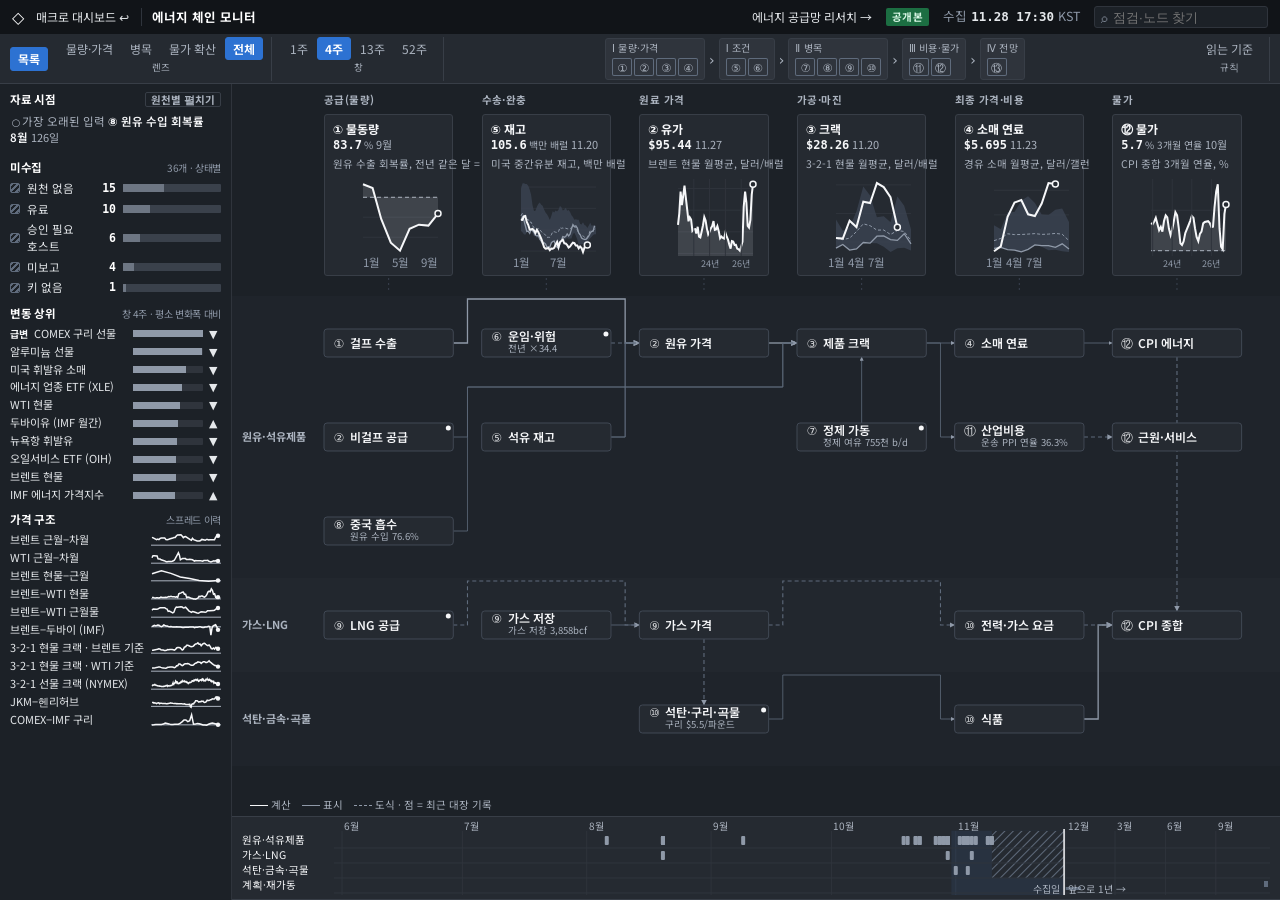
<file: energy/monitor.html>
<!doctype html>
<html lang="ko">
<head>
<meta charset="utf-8">
<meta name="viewport" content="width=device-width,initial-scale=1">
<meta name="theme-color" content="#1c2127">
<meta name="description" content="에너지 공급망의 물동량·유가·크랙·소매 연료·물가를 한 화면에서 점검한다.">
<title>에너지 체인 모니터</title>
<link rel="stylesheet" href="monitor-ws.css?v=4e15bf73ce">
<script defer src="compat.js?v=adebbc8c24"></script>
<script defer src="d3.min.js?v=f2094bbf61"></script>
<script defer src="live-data.js?v=7f6016f1b7"></script>
<script defer src="reference-data.js?v=92ccde947a"></script>
<script defer src="records-data.js?v=cb7924ad8e"></script>
<script defer src="event-chains-data.js?v=1ca57e7a93"></script>
<script defer src="monitor-model.js?v=6158e9fe8e"></script>
<script defer src="monitor-charts.js?v=6aebf88335"></script>
<script defer src="monitor-ws.js?v=b4199c2797"></script>
</head>
<body class="mw-page">
<main id="mon-ws" aria-label="에너지 체인 모니터" data-research="index.html" data-dashboard="../index.html"><header id="mw-appbar"></header><div id="mw-toolbar"></div><section id="mw-rule" aria-label="읽는 규칙" hidden></section><div id="mw-ws"><aside id="mw-list" aria-label="자료 시점과 주의"></aside><div id="mw-center"><div id="mw-canvas" aria-label="흐름 차트와 구조도"></div><div id="mw-strip" aria-label="레인별 시간 띠"></div></div><aside id="mw-dossier" aria-label="상세"></aside></div></main>
</body>
</html>
</file>
<file: assets/index-Dt8UqI29.css>
*,:before,:after{--tw-border-spacing-x: 0;--tw-border-spacing-y: 0;--tw-translate-x: 0;--tw-translate-y: 0;--tw-rotate: 0;--tw-skew-x: 0;--tw-skew-y: 0;--tw-scale-x: 1;--tw-scale-y: 1;--tw-pan-x: ;--tw-pan-y: ;--tw-pinch-zoom: ;--tw-scroll-snap-strictness: proximity;--tw-gradient-from-position: ;--tw-gradient-via-position: ;--tw-gradient-to-position: ;--tw-ordinal: ;--tw-slashed-zero: ;--tw-numeric-figure: ;--tw-numeric-spacing: ;--tw-numeric-fraction: ;--tw-ring-inset: ;--tw-ring-offset-width: 0px;--tw-ring-offset-color: #fff;--tw-ring-color: rgb(59 130 246 / .5);--tw-ring-offset-shadow: 0 0 #0000;--tw-ring-shadow: 0 0 #0000;--tw-shadow: 0 0 #0000;--tw-shadow-colored: 0 0 #0000;--tw-blur: ;--tw-brightness: ;--tw-contrast: ;--tw-grayscale: ;--tw-hue-rotate: ;--tw-invert: ;--tw-saturate: ;--tw-sepia: ;--tw-drop-shadow: ;--tw-backdrop-blur: ;--tw-backdrop-brightness: ;--tw-backdrop-contrast: ;--tw-backdrop-grayscale: ;--tw-backdrop-hue-rotate: ;--tw-backdrop-invert: ;--tw-backdrop-opacity: ;--tw-backdrop-saturate: ;--tw-backdrop-sepia: ;--tw-contain-size: ;--tw-contain-layout: ;--tw-contain-paint: ;--tw-contain-style: }::backdrop{--tw-border-spacing-x: 0;--tw-border-spacing-y: 0;--tw-translate-x: 0;--tw-translate-y: 0;--tw-rotate: 0;--tw-skew-x: 0;--tw-skew-y: 0;--tw-scale-x: 1;--tw-scale-y: 1;--tw-pan-x: ;--tw-pan-y: ;--tw-pinch-zoom: ;--tw-scroll-snap-strictness: proximity;--tw-gradient-from-position: ;--tw-gradient-via-position: ;--tw-gradient-to-position: ;--tw-ordinal: ;--tw-slashed-zero: ;--tw-numeric-figure: ;--tw-numeric-spacing: ;--tw-numeric-fraction: ;--tw-ring-inset: ;--tw-ring-offset-width: 0px;--tw-ring-offset-color: #fff;--tw-ring-color: rgb(59 130 246 / .5);--tw-ring-offset-shadow: 0 0 #0000;--tw-ring-shadow: 0 0 #0000;--tw-shadow: 0 0 #0000;--tw-shadow-colored: 0 0 #0000;--tw-blur: ;--tw-brightness: ;--tw-contrast: ;--tw-grayscale: ;--tw-hue-rotate: ;--tw-invert: ;--tw-saturate: ;--tw-sepia: ;--tw-drop-shadow: ;--tw-backdrop-blur: ;--tw-backdrop-brightness: ;--tw-backdrop-contrast: ;--tw-backdrop-grayscale: ;--tw-backdrop-hue-rotate: ;--tw-backdrop-invert: ;--tw-backdrop-opacity: ;--tw-backdrop-saturate: ;--tw-backdrop-sepia: ;--tw-contain-size: ;--tw-contain-layout: ;--tw-contain-paint: ;--tw-contain-style: }*,:before,:after{box-sizing:border-box;border-width:0;border-style:solid;border-color:#e5e7eb}:before,:after{--tw-content: ""}html,:host{line-height:1.5;-webkit-text-size-adjust:100%;-moz-tab-size:4;-o-tab-size:4;tab-size:4;font-family:Inter,Noto Sans KR,-apple-system,BlinkMacSystemFont,Segoe UI,Apple SD Gothic Neo,Malgun Gothic,sans-serif;font-feature-settings:normal;font-variation-settings:normal;-webkit-tap-highlight-color:transparent}body{margin:0;line-height:inherit}hr{height:0;color:inherit;border-top-width:1px}abbr:where([title]){-webkit-text-decoration:underline dotted;text-decoration:underline dotted}h1,h2,h3,h4,h5,h6{font-size:inherit;font-weight:inherit}a{color:inherit;text-decoration:inherit}b,strong{font-weight:bolder}code,kbd,samp,pre{font-family:JetBrains Mono,ui-monospace,SFMono-Regular,Menlo,Consolas,Noto Sans KR,monospace;font-feature-settings:normal;font-variation-settings:normal;font-size:1em}small{font-size:80%}sub,sup{font-size:75%;line-height:0;position:relative;vertical-align:baseline}sub{bottom:-.25em}sup{top:-.5em}table{text-indent:0;border-color:inherit;border-collapse:collapse}button,input,optgroup,select,textarea{font-family:inherit;font-feature-settings:inherit;font-variation-settings:inherit;font-size:100%;font-weight:inherit;line-height:inherit;letter-spacing:inherit;color:inherit;margin:0;padding:0}button,select{text-transform:none}button,input:where([type=button]),input:where([type=reset]),input:where([type=submit]){-webkit-appearance:button;background-color:transparent;background-image:none}:-moz-focusring{outline:auto}:-moz-ui-invalid{box-shadow:none}progress{vertical-align:baseline}::-webkit-inner-spin-button,::-webkit-outer-spin-button{height:auto}[type=search]{-webkit-appearance:textfield;outline-offset:-2px}::-webkit-search-decoration{-webkit-appearance:none}::-webkit-file-upload-button{-webkit-appearance:button;font:inherit}summary{display:list-item}blockquote,dl,dd,h1,h2,h3,h4,h5,h6,hr,figure,p,pre{margin:0}fieldset{margin:0;padding:0}legend{padding:0}ol,ul,menu{list-style:none;margin:0;padding:0}dialog{padding:0}textarea{resize:vertical}input::-moz-placeholder,textarea::-moz-placeholder{opacity:1;color:#9ca3af}input::placeholder,textarea::placeholder{opacity:1;color:#9ca3af}button,[role=button]{cursor:pointer}:disabled{cursor:default}img,svg,video,canvas,audio,iframe,embed,object{display:block;vertical-align:middle}img,video{max-width:100%;height:auto}[hidden]:where(:not([hidden=until-found])){display:none}.container{width:100%}@media(min-width:640px){.container{max-width:640px}}@media(min-width:768px){.container{max-width:768px}}@media(min-width:1024px){.container{max-width:1024px}}@media(min-width:1280px){.container{max-width:1280px}}@media(min-width:1536px){.container{max-width:1536px}}.tbl{width:100%;border-collapse:collapse;font-size:12px;line-height:17px}.tbl :where(thead th){white-space:nowrap;border-bottom-width:1px;--tw-border-opacity: 1;border-color:rgb(30 37 48 / var(--tw-border-opacity, 1));--tw-bg-opacity: 1;background-color:rgb(13 16 21 / var(--tw-bg-opacity, 1));padding:.25rem .5rem;font-size:10px;line-height:14px;font-weight:600;text-transform:uppercase;letter-spacing:.05em;--tw-text-opacity: 1;color:rgb(138 148 163 / var(--tw-text-opacity, 1))}.tbl :where(tbody td){border-bottom-width:1px;border-color:#1e2530b3;padding-left:.5rem;padding-right:.5rem;padding-top:3px;padding-bottom:3px;vertical-align:middle}.tbl :where(tbody tr:last-child td){border-bottom-width:0px}.tbl :where(tbody tr.row-link){cursor:pointer}.tbl :where(tbody tr.row-link:hover td){--tw-bg-opacity: 1;background-color:rgb(22 28 36 / var(--tw-bg-opacity, 1))}.seg{display:inline-flex;overflow:hidden;border-radius:.125rem;border-width:1px;--tw-border-opacity: 1;border-color:rgb(42 51 64 / var(--tw-border-opacity, 1))}.seg>:where(button){height:22px;border-right-width:1px;--tw-border-opacity: 1;border-color:rgb(42 51 64 / var(--tw-border-opacity, 1));padding-left:.5rem;padding-right:.5rem;font-size:11px;line-height:16px;--tw-text-opacity: 1;color:rgb(138 148 163 / var(--tw-text-opacity, 1));transition-property:color,background-color,border-color,text-decoration-color,fill,stroke;transition-timing-function:cubic-bezier(.4,0,.2,1);transition-duration:.15s}.seg>:where(button):hover{--tw-bg-opacity: 1;background-color:rgb(22 28 36 / var(--tw-bg-opacity, 1));--tw-text-opacity: 1;color:rgb(227 230 234 / var(--tw-text-opacity, 1))}.seg>:where(button:last-child){border-right-width:0px}.seg>:where(button[aria-pressed=true]){background-color:#4fc3f726;--tw-text-opacity: 1;color:rgb(79 195 247 / var(--tw-text-opacity, 1))}.btn{display:inline-flex;height:24px;align-items:center;gap:.375rem;white-space:nowrap;border-radius:.125rem;border-width:1px;--tw-border-opacity: 1;border-color:rgb(42 51 64 / var(--tw-border-opacity, 1));--tw-bg-opacity: 1;background-color:rgb(17 21 27 / var(--tw-bg-opacity, 1));padding-left:.625rem;padding-right:.625rem;font-size:11px;line-height:16px;font-weight:500;--tw-text-opacity: 1;color:rgb(227 230 234 / var(--tw-text-opacity, 1));transition-property:color,background-color,border-color,text-decoration-color,fill,stroke;transition-timing-function:cubic-bezier(.4,0,.2,1);transition-duration:.15s}.btn:hover{--tw-border-opacity: 1;border-color:rgb(138 148 163 / var(--tw-border-opacity, 1));--tw-bg-opacity: 1;background-color:rgb(22 28 36 / var(--tw-bg-opacity, 1))}.btn:disabled{cursor:not-allowed;opacity:.5}.btn-accent{border-color:#ff9f1c99;--tw-text-opacity: 1;color:rgb(255 159 28 / var(--tw-text-opacity, 1))}.btn-accent:hover{--tw-border-opacity: 1;border-color:rgb(255 159 28 / var(--tw-border-opacity, 1));background-color:#ff9f1c1a}.kbd{display:inline-flex;height:16px;min-width:18px;align-items:center;justify-content:center;border-radius:.125rem;border-width:1px;--tw-border-opacity: 1;border-color:rgb(42 51 64 / var(--tw-border-opacity, 1));--tw-bg-opacity: 1;background-color:rgb(13 16 21 / var(--tw-bg-opacity, 1));padding-left:.25rem;padding-right:.25rem;font-size:10px;line-height:14px;--tw-text-opacity: 1;color:rgb(138 148 163 / var(--tw-text-opacity, 1));font-family:JetBrains Mono,ui-monospace,SFMono-Regular,Menlo,Consolas,Noto Sans KR,monospace}.pointer-events-none{pointer-events:none}.visible{visibility:visible}.static{position:static}.fixed{position:fixed}.absolute{position:absolute}.relative{position:relative}.sticky{position:sticky}.inset-0{top:0;right:0;bottom:0;left:0}.inset-x-0{left:0;right:0}.inset-y-0{top:0;bottom:0}.bottom-0{bottom:0}.left-0{left:0}.left-2{left:.5rem}.left-3{left:.75rem}.right-0{right:0}.right-2{right:.5rem}.top-0{top:0}.top-\[100px\]{top:100px}.top-full{top:100%}.z-10{z-index:10}.z-20{z-index:20}.z-30{z-index:30}.z-40{z-index:40}.z-50{z-index:50}.z-\[1\]{z-index:1}.col-span-12{grid-column:span 12 / span 12}.col-span-2{grid-column:span 2 / span 2}.col-span-3{grid-column:span 3 / span 3}.-my-3{margin-top:-.75rem;margin-bottom:-.75rem}.mx-0\.5{margin-left:.125rem;margin-right:.125rem}.mx-1{margin-left:.25rem;margin-right:.25rem}.mx-1\.5{margin-left:.375rem;margin-right:.375rem}.mx-auto{margin-left:auto;margin-right:auto}.-mr-1{margin-right:-.25rem}.-mr-2{margin-right:-.5rem}.-mr-3{margin-right:-.75rem}.-mt-3{margin-top:-.75rem}.mb-1{margin-bottom:.25rem}.mb-1\.5{margin-bottom:.375rem}.ml-0\.5{margin-left:.125rem}.ml-1{margin-left:.25rem}.ml-1\.5{margin-left:.375rem}.ml-2{margin-left:.5rem}.ml-3\.5{margin-left:.875rem}.ml-auto{margin-left:auto}.mr-0\.5{margin-right:.125rem}.mr-1{margin-right:.25rem}.mr-1\.5{margin-right:.375rem}.mt-0\.5{margin-top:.125rem}.mt-1{margin-top:.25rem}.mt-1\.5{margin-top:.375rem}.mt-2{margin-top:.5rem}.mt-auto{margin-top:auto}.mt-px{margin-top:1px}.block{display:block}.inline-block{display:inline-block}.\!inline{display:inline!important}.inline{display:inline}.flex{display:flex}.table{display:table}.grid{display:grid}.contents{display:contents}.hidden{display:none}.h-0\.5{height:.125rem}.h-1\.5{height:.375rem}.h-10{height:2.5rem}.h-11{height:2.75rem}.h-2\.5{height:.625rem}.h-3{height:.75rem}.h-5{height:1.25rem}.h-6{height:1.5rem}.h-7{height:1.75rem}.h-8{height:2rem}.h-\[14px\]{height:14px}.h-\[22px\]{height:22px}.h-\[260px\]{height:260px}.h-\[300px\]{height:300px}.h-\[52px\]{height:52px}.h-\[58px\]{height:58px}.h-\[5px\]{height:5px}.h-full{height:100%}.max-h-72{max-height:18rem}.max-h-80{max-height:20rem}.max-h-\[420px\]{max-height:420px}.max-h-\[56vh\]{max-height:56vh}.max-h-\[90vh\]{max-height:90vh}.min-h-0{min-height:0px}.min-h-\[16px\]{min-height:16px}.min-h-\[22px\]{min-height:22px}.min-h-\[28px\]{min-height:28px}.min-h-\[36px\]{min-height:36px}.min-h-\[40px\]{min-height:40px}.min-h-\[44px\]{min-height:44px}.min-h-\[52px\]{min-height:52px}.min-h-screen{min-height:100vh}.w-0\.5{width:.125rem}.w-1{width:.25rem}.w-1\.5{width:.375rem}.w-10{width:2.5rem}.w-11{width:2.75rem}.w-12{width:3rem}.w-16{width:4rem}.w-2\.5{width:.625rem}.w-3{width:.75rem}.w-3\.5{width:.875rem}.w-4{width:1rem}.w-5{width:1.25rem}.w-6{width:1.5rem}.w-\[22px\]{width:22px}.w-\[30\%\]{width:30%}.w-\[3px\]{width:3px}.w-\[46px\]{width:46px}.w-\[560px\]{width:560px}.w-\[84px\]{width:84px}.w-full{width:100%}.w-px{width:1px}.min-w-0{min-width:0px}.min-w-\[220px\]{min-width:220px}.min-w-\[640px\]{min-width:640px}.max-w-0{max-width:0px}.max-w-3xl{max-width:48rem}.max-w-4xl{max-width:56rem}.max-w-\[16rem\]{max-width:16rem}.max-w-\[180px\]{max-width:180px}.max-w-\[220px\]{max-width:220px}.max-w-\[300px\]{max-width:300px}.max-w-\[40\%\]{max-width:40%}.max-w-\[640px\]{max-width:640px}.max-w-\[90vw\]{max-width:90vw}.max-w-full{max-width:100%}.flex-1{flex:1 1 0%}.shrink-0{flex-shrink:0}.rotate-180{--tw-rotate: 180deg;transform:translate(var(--tw-translate-x),var(--tw-translate-y)) rotate(var(--tw-rotate)) skew(var(--tw-skew-x)) skewY(var(--tw-skew-y)) scaleX(var(--tw-scale-x)) scaleY(var(--tw-scale-y))}.transform{transform:translate(var(--tw-translate-x),var(--tw-translate-y)) rotate(var(--tw-rotate)) skew(var(--tw-skew-x)) skewY(var(--tw-skew-y)) scaleX(var(--tw-scale-x)) scaleY(var(--tw-scale-y))}@keyframes pulse{50%{opacity:.5}}.animate-pulse{animation:pulse 2s cubic-bezier(.4,0,.6,1) infinite}.cursor-default{cursor:default}.cursor-help{cursor:help}.select-none{-webkit-user-select:none;-moz-user-select:none;user-select:none}.resize{resize:both}.grid-cols-12{grid-template-columns:repeat(12,minmax(0,1fr))}.grid-cols-2{grid-template-columns:repeat(2,minmax(0,1fr))}.grid-cols-4{grid-template-columns:repeat(4,minmax(0,1fr))}.grid-cols-\[1fr_1fr_1fr_1\.5fr_1fr\]{grid-template-columns:1fr 1fr 1fr 1.5fr 1fr}.grid-cols-\[max-content_minmax\(0\,1fr\)\]{grid-template-columns:max-content minmax(0,1fr)}.grid-cols-\[minmax\(0\,1fr\)_auto_76px\]{grid-template-columns:minmax(0,1fr) auto 76px}.flex-col{flex-direction:column}.flex-wrap{flex-wrap:wrap}.items-start{align-items:flex-start}.items-center{align-items:center}.items-baseline{align-items:baseline}.items-stretch{align-items:stretch}.justify-end{justify-content:flex-end}.justify-center{justify-content:center}.justify-between{justify-content:space-between}.gap-1{gap:.25rem}.gap-1\.5{gap:.375rem}.gap-2{gap:.5rem}.gap-3{gap:.75rem}.gap-4{gap:1rem}.gap-px{gap:1px}.gap-x-1\.5{-moz-column-gap:.375rem;column-gap:.375rem}.gap-x-2{-moz-column-gap:.5rem;column-gap:.5rem}.gap-x-3{-moz-column-gap:.75rem;column-gap:.75rem}.gap-x-4{-moz-column-gap:1rem;column-gap:1rem}.gap-y-0\.5{row-gap:.125rem}.gap-y-1{row-gap:.25rem}.space-y-0\.5>:not([hidden])~:not([hidden]){--tw-space-y-reverse: 0;margin-top:calc(.125rem * calc(1 - var(--tw-space-y-reverse)));margin-bottom:calc(.125rem * var(--tw-space-y-reverse))}.space-y-1>:not([hidden])~:not([hidden]){--tw-space-y-reverse: 0;margin-top:calc(.25rem * calc(1 - var(--tw-space-y-reverse)));margin-bottom:calc(.25rem * var(--tw-space-y-reverse))}.space-y-1\.5>:not([hidden])~:not([hidden]){--tw-space-y-reverse: 0;margin-top:calc(.375rem * calc(1 - var(--tw-space-y-reverse)));margin-bottom:calc(.375rem * var(--tw-space-y-reverse))}.space-y-2>:not([hidden])~:not([hidden]){--tw-space-y-reverse: 0;margin-top:calc(.5rem * calc(1 - var(--tw-space-y-reverse)));margin-bottom:calc(.5rem * var(--tw-space-y-reverse))}.space-y-3>:not([hidden])~:not([hidden]){--tw-space-y-reverse: 0;margin-top:calc(.75rem * calc(1 - var(--tw-space-y-reverse)));margin-bottom:calc(.75rem * var(--tw-space-y-reverse))}.divide-x>:not([hidden])~:not([hidden]){--tw-divide-x-reverse: 0;border-right-width:calc(1px * var(--tw-divide-x-reverse));border-left-width:calc(1px * calc(1 - var(--tw-divide-x-reverse)))}.divide-y>:not([hidden])~:not([hidden]){--tw-divide-y-reverse: 0;border-top-width:calc(1px * calc(1 - var(--tw-divide-y-reverse)));border-bottom-width:calc(1px * var(--tw-divide-y-reverse))}.divide-dark-border>:not([hidden])~:not([hidden]){--tw-divide-opacity: 1;border-color:rgb(30 37 48 / var(--tw-divide-opacity, 1))}.divide-dark-line>:not([hidden])~:not([hidden]){--tw-divide-opacity: 1;border-color:rgb(42 51 64 / var(--tw-divide-opacity, 1))}.self-stretch{align-self:stretch}.overflow-auto{overflow:auto}.overflow-hidden{overflow:hidden}.overflow-visible{overflow:visible}.overflow-x-auto{overflow-x:auto}.overflow-y-auto{overflow-y:auto}.overflow-x-hidden{overflow-x:hidden}.overscroll-contain{overscroll-behavior:contain}.truncate{overflow:hidden;text-overflow:ellipsis;white-space:nowrap}.whitespace-nowrap{white-space:nowrap}.break-words{overflow-wrap:break-word}.rounded{border-radius:.25rem}.rounded-full{border-radius:9999px}.rounded-sm{border-radius:.125rem}.border{border-width:1px}.border-y{border-top-width:1px;border-bottom-width:1px}.border-b{border-bottom-width:1px}.border-l{border-left-width:1px}.border-r{border-right-width:1px}.border-t{border-top-width:1px}.border-dashed{border-style:dashed}.border-accent{--tw-border-opacity: 1;border-color:rgb(255 159 28 / var(--tw-border-opacity, 1))}.border-accent\/40{border-color:#ff9f1c66}.border-change-down\/40{border-color:#ff4d4f66}.border-change-up\/50{border-color:#00c17680}.border-dark-bg{--tw-border-opacity: 1;border-color:rgb(10 12 15 / var(--tw-border-opacity, 1))}.border-dark-border{--tw-border-opacity: 1;border-color:rgb(30 37 48 / var(--tw-border-opacity, 1))}.border-dark-border\/60{border-color:#1e253099}.border-dark-line{--tw-border-opacity: 1;border-color:rgb(42 51 64 / var(--tw-border-opacity, 1))}.border-sel{--tw-border-opacity: 1;border-color:rgb(79 195 247 / var(--tw-border-opacity, 1))}.border-sel\/40{border-color:#4fc3f766}.border-sel\/50{border-color:#4fc3f780}.border-warn\/40{border-color:#ffd16666}.border-warn\/50{border-color:#ffd16680}.\!border-b-dark-border{--tw-border-opacity: 1 !important;border-bottom-color:rgb(30 37 48 / var(--tw-border-opacity, 1))!important}.\!bg-dark-head{--tw-bg-opacity: 1 !important;background-color:rgb(13 16 21 / var(--tw-bg-opacity, 1))!important}.bg-\[\#2a1113\]{--tw-bg-opacity: 1;background-color:rgb(42 17 19 / var(--tw-bg-opacity, 1))}.bg-\[\#2a2311\]{--tw-bg-opacity: 1;background-color:rgb(42 35 17 / var(--tw-bg-opacity, 1))}.bg-accent{--tw-bg-opacity: 1;background-color:rgb(255 159 28 / var(--tw-bg-opacity, 1))}.bg-accent\/10{background-color:#ff9f1c1a}.bg-accent\/15{background-color:#ff9f1c26}.bg-accent\/70{background-color:#ff9f1cb3}.bg-black\/70{background-color:#000000b3}.bg-blue-500{--tw-bg-opacity: 1;background-color:rgb(59 130 246 / var(--tw-bg-opacity, 1))}.bg-change-down{--tw-bg-opacity: 1;background-color:rgb(255 77 79 / var(--tw-bg-opacity, 1))}.bg-change-down\/10{background-color:#ff4d4f1a}.bg-change-down\/20{background-color:#ff4d4f33}.bg-change-down\/35{background-color:#ff4d4f59}.bg-change-down\/50{background-color:#ff4d4f80}.bg-change-up{--tw-bg-opacity: 1;background-color:rgb(0 193 118 / var(--tw-bg-opacity, 1))}.bg-change-up\/10{background-color:#00c1761a}.bg-change-up\/20{background-color:#00c17633}.bg-change-up\/35{background-color:#00c17659}.bg-change-up\/50{background-color:#00c17680}.bg-cycle-coincident{--tw-bg-opacity: 1;background-color:rgb(79 195 247 / var(--tw-bg-opacity, 1))}.bg-cycle-lagging{--tw-bg-opacity: 1;background-color:rgb(255 159 28 / var(--tw-bg-opacity, 1))}.bg-cycle-leading{--tw-bg-opacity: 1;background-color:rgb(0 193 118 / var(--tw-bg-opacity, 1))}.bg-cycle-neutral{--tw-bg-opacity: 1;background-color:rgb(138 148 163 / var(--tw-bg-opacity, 1))}.bg-dark-bg{--tw-bg-opacity: 1;background-color:rgb(10 12 15 / var(--tw-bg-opacity, 1))}.bg-dark-bg\/40{background-color:#0a0c0f66}.bg-dark-border{--tw-bg-opacity: 1;background-color:rgb(30 37 48 / var(--tw-bg-opacity, 1))}.bg-dark-card{--tw-bg-opacity: 1;background-color:rgb(17 21 27 / var(--tw-bg-opacity, 1))}.bg-dark-head{--tw-bg-opacity: 1;background-color:rgb(13 16 21 / var(--tw-bg-opacity, 1))}.bg-dark-line{--tw-bg-opacity: 1;background-color:rgb(42 51 64 / var(--tw-bg-opacity, 1))}.bg-dark-raise{--tw-bg-opacity: 1;background-color:rgb(22 28 36 / var(--tw-bg-opacity, 1))}.bg-gray-500{--tw-bg-opacity: 1;background-color:rgb(107 114 128 / var(--tw-bg-opacity, 1))}.bg-green-500{--tw-bg-opacity: 1;background-color:rgb(34 197 94 / var(--tw-bg-opacity, 1))}.bg-orange-500{--tw-bg-opacity: 1;background-color:rgb(249 115 22 / var(--tw-bg-opacity, 1))}.bg-red-500{--tw-bg-opacity: 1;background-color:rgb(239 68 68 / var(--tw-bg-opacity, 1))}.bg-sel{--tw-bg-opacity: 1;background-color:rgb(79 195 247 / var(--tw-bg-opacity, 1))}.bg-sel\/10{background-color:#4fc3f71a}.bg-sel\/15{background-color:#4fc3f726}.bg-sel\/80{background-color:#4fc3f7cc}.bg-transparent{background-color:transparent}.bg-warn{--tw-bg-opacity: 1;background-color:rgb(255 209 102 / var(--tw-bg-opacity, 1))}.bg-warn\/10{background-color:#ffd1661a}.bg-warn\/5{background-color:#ffd1660d}.bg-yellow-500{--tw-bg-opacity: 1;background-color:rgb(234 179 8 / var(--tw-bg-opacity, 1))}.p-0{padding:0}.p-1\.5{padding:.375rem}.p-2{padding:.5rem}.p-4{padding:1rem}.\!py-0\.5{padding-top:.125rem!important;padding-bottom:.125rem!important}.px-0\.5{padding-left:.125rem;padding-right:.125rem}.px-1{padding-left:.25rem;padding-right:.25rem}.px-1\.5{padding-left:.375rem;padding-right:.375rem}.px-2{padding-left:.5rem;padding-right:.5rem}.px-2\.5{padding-left:.625rem;padding-right:.625rem}.px-3{padding-left:.75rem;padding-right:.75rem}.px-4{padding-left:1rem;padding-right:1rem}.py-1{padding-top:.25rem;padding-bottom:.25rem}.py-1\.5{padding-top:.375rem;padding-bottom:.375rem}.py-10{padding-top:2.5rem;padding-bottom:2.5rem}.py-2{padding-top:.5rem;padding-bottom:.5rem}.py-2\.5{padding-top:.625rem;padding-bottom:.625rem}.py-3{padding-top:.75rem;padding-bottom:.75rem}.py-4{padding-top:1rem;padding-bottom:1rem}.py-\[3px\]{padding-top:3px;padding-bottom:3px}.py-\[5px\]{padding-top:5px;padding-bottom:5px}.\!pb-0\.5{padding-bottom:.125rem!important}.\!pl-0{padding-left:0!important}.\!pl-4{padding-left:1rem!important}.\!pt-2{padding-top:.5rem!important}.pb-1{padding-bottom:.25rem}.pb-2{padding-bottom:.5rem}.pb-4{padding-bottom:1rem}.pb-6{padding-bottom:1.5rem}.pl-1{padding-left:.25rem}.pl-10{padding-left:2.5rem}.pl-2{padding-left:.5rem}.pl-3\.5{padding-left:.875rem}.pl-\[18px\]{padding-left:18px}.pr-1{padding-right:.25rem}.pr-1\.5{padding-right:.375rem}.pr-11{padding-right:2.75rem}.pr-12{padding-right:3rem}.pr-2{padding-right:.5rem}.pr-3{padding-right:.75rem}.pr-4{padding-right:1rem}.pt-1\.5{padding-top:.375rem}.pt-2{padding-top:.5rem}.pt-3{padding-top:.75rem}.\!text-left{text-align:left!important}.text-left{text-align:left}.text-center{text-align:center}.\!text-right{text-align:right!important}.text-right{text-align:right}.align-baseline{vertical-align:baseline}.align-middle{vertical-align:middle}.align-super{vertical-align:super}.font-mono{font-family:JetBrains Mono,ui-monospace,SFMono-Regular,Menlo,Consolas,Noto Sans KR,monospace}.text-2xl{font-size:20px;line-height:26px}.text-2xs{font-size:10px;line-height:14px}.text-\[0\.75em\]{font-size:.75em}.text-\[0\.7em\]{font-size:.7em}.text-\[0\.8em\]{font-size:.8em}.text-\[11px\]{font-size:11px}.text-\[13px\]{font-size:13px}.text-\[14px\]{font-size:14px}.text-\[15px\]{font-size:15px}.text-\[16px\]{font-size:16px}.text-\[17px\]{font-size:17px}.text-\[28px\]{font-size:28px}.text-\[9px\]{font-size:9px}.text-base{font-size:13px;line-height:19px}.text-lg{font-size:15px;line-height:21px}.text-sm{font-size:12px;line-height:17px}.text-xl{font-size:17px;line-height:23px}.text-xs{font-size:11px;line-height:16px}.\!font-normal{font-weight:400!important}.font-bold{font-weight:700}.font-medium{font-weight:500}.font-normal{font-weight:400}.font-semibold{font-weight:600}.uppercase{text-transform:uppercase}.normal-case{text-transform:none}.italic{font-style:italic}.not-italic{font-style:normal}.tabular-nums{--tw-numeric-spacing: tabular-nums;font-variant-numeric:var(--tw-ordinal) var(--tw-slashed-zero) var(--tw-numeric-figure) var(--tw-numeric-spacing) var(--tw-numeric-fraction)}.leading-4{line-height:1rem}.leading-7{line-height:1.75rem}.leading-\[1\.65\]{line-height:1.65}.leading-\[1\.6\]{line-height:1.6}.leading-\[14px\]{line-height:14px}.leading-\[15px\]{line-height:15px}.leading-\[18px\]{line-height:18px}.leading-\[20px\]{line-height:20px}.leading-\[22px\]{line-height:22px}.leading-\[23px\]{line-height:23px}.leading-\[34px\]{line-height:34px}.leading-none{line-height:1}.leading-relaxed{line-height:1.625}.leading-snug{line-height:1.375}.tracking-\[0\.18em\]{letter-spacing:.18em}.tracking-\[0\.2em\]{letter-spacing:.2em}.tracking-normal{letter-spacing:0em}.tracking-tight{letter-spacing:-.025em}.tracking-wide{letter-spacing:.025em}.tracking-wider{letter-spacing:.05em}.\!text-dark-muted{--tw-text-opacity: 1 !important;color:rgb(138 148 163 / var(--tw-text-opacity, 1))!important}.text-accent{--tw-text-opacity: 1;color:rgb(255 159 28 / var(--tw-text-opacity, 1))}.text-change-down{--tw-text-opacity: 1;color:rgb(255 77 79 / var(--tw-text-opacity, 1))}.text-change-up{--tw-text-opacity: 1;color:rgb(0 193 118 / var(--tw-text-opacity, 1))}.text-dark-bg{--tw-text-opacity: 1;color:rgb(10 12 15 / var(--tw-text-opacity, 1))}.text-dark-line{--tw-text-opacity: 1;color:rgb(42 51 64 / var(--tw-text-opacity, 1))}.text-dark-muted{--tw-text-opacity: 1;color:rgb(138 148 163 / var(--tw-text-opacity, 1))}.text-dark-text{--tw-text-opacity: 1;color:rgb(227 230 234 / var(--tw-text-opacity, 1))}.text-sel{--tw-text-opacity: 1;color:rgb(79 195 247 / var(--tw-text-opacity, 1))}.text-warn{--tw-text-opacity: 1;color:rgb(255 209 102 / var(--tw-text-opacity, 1))}.text-white{--tw-text-opacity: 1;color:rgb(255 255 255 / var(--tw-text-opacity, 1))}.underline{text-decoration-line:underline}.decoration-warn{text-decoration-color:#ffd166}.decoration-dotted{text-decoration-style:dotted}.underline-offset-2{text-underline-offset:2px}.opacity-60{opacity:.6}.shadow-2xl{--tw-shadow: 0 25px 50px -12px rgb(0 0 0 / .25);--tw-shadow-colored: 0 25px 50px -12px var(--tw-shadow-color);box-shadow:var(--tw-ring-offset-shadow, 0 0 #0000),var(--tw-ring-shadow, 0 0 #0000),var(--tw-shadow)}.shadow-\[-16px_0_40px_rgba\(0\,0\,0\,0\.55\)\]{--tw-shadow: -16px 0 40px rgba(0,0,0,.55);--tw-shadow-colored: -16px 0 40px var(--tw-shadow-color);box-shadow:var(--tw-ring-offset-shadow, 0 0 #0000),var(--tw-ring-shadow, 0 0 #0000),var(--tw-shadow)}.shadow-\[0_12px_32px_rgba\(0\,0\,0\,0\.6\)\]{--tw-shadow: 0 12px 32px rgba(0,0,0,.6);--tw-shadow-colored: 0 12px 32px var(--tw-shadow-color);box-shadow:var(--tw-ring-offset-shadow, 0 0 #0000),var(--tw-ring-shadow, 0 0 #0000),var(--tw-shadow)}.shadow-\[0_16px_48px_rgba\(0\,0\,0\,0\.7\)\]{--tw-shadow: 0 16px 48px rgba(0,0,0,.7);--tw-shadow-colored: 0 16px 48px var(--tw-shadow-color);box-shadow:var(--tw-ring-offset-shadow, 0 0 #0000),var(--tw-ring-shadow, 0 0 #0000),var(--tw-shadow)}.outline-none{outline:2px solid transparent;outline-offset:2px}.outline{outline-style:solid}.blur{--tw-blur: blur(8px);filter:var(--tw-blur) var(--tw-brightness) var(--tw-contrast) var(--tw-grayscale) var(--tw-hue-rotate) var(--tw-invert) var(--tw-saturate) var(--tw-sepia) var(--tw-drop-shadow)}.filter{filter:var(--tw-blur) var(--tw-brightness) var(--tw-contrast) var(--tw-grayscale) var(--tw-hue-rotate) var(--tw-invert) var(--tw-saturate) var(--tw-sepia) var(--tw-drop-shadow)}.transition-colors{transition-property:color,background-color,border-color,text-decoration-color,fill,stroke;transition-timing-function:cubic-bezier(.4,0,.2,1);transition-duration:.15s}.transition-opacity{transition-property:opacity;transition-timing-function:cubic-bezier(.4,0,.2,1);transition-duration:.15s}.transition-transform{transition-property:transform;transition-timing-function:cubic-bezier(.4,0,.2,1);transition-duration:.15s}:root{color-scheme:dark;font-family:Inter,Noto Sans KR,-apple-system,BlinkMacSystemFont,Segoe UI,Apple SD Gothic Neo,Malgun Gothic,sans-serif;font-feature-settings:"cv02","cv03","cv04","cv11";-webkit-font-smoothing:antialiased;-moz-osx-font-smoothing:grayscale;text-rendering:optimizeLegibility}body{min-height:100vh;--tw-bg-opacity: 1;background-color:rgb(10 12 15 / var(--tw-bg-opacity, 1));--tw-text-opacity: 1;color:rgb(227 230 234 / var(--tw-text-opacity, 1));font-size:13px;line-height:1.45}::-moz-selection{background:#4fc3f759;color:#fff}::selection{background:#4fc3f759;color:#fff}.font-mono,code,kbd,samp,pre{font-family:JetBrains Mono,ui-monospace,SFMono-Regular,Menlo,Consolas,Noto Sans KR,monospace}.tabular-nums,.num{font-family:JetBrains Mono,ui-monospace,SFMono-Regular,Menlo,Consolas,Noto Sans KR,monospace;font-variant-numeric:tabular-nums;font-feature-settings:"tnum","zero" 0;letter-spacing:-.01em}:focus-visible{outline:1px solid #4fc3f7;outline-offset:1px}*{scrollbar-width:thin;scrollbar-color:#2a3340 transparent}::-webkit-scrollbar{width:8px;height:8px}::-webkit-scrollbar-track{background:transparent}::-webkit-scrollbar-thumb{border-radius:.125rem;--tw-bg-opacity: 1;background-color:rgb(42 51 64 / var(--tw-bg-opacity, 1))}::-webkit-scrollbar-thumb:hover{--tw-bg-opacity: 1;background-color:rgb(138 148 163 / var(--tw-bg-opacity, 1))}.m-gutter{padding-left:max(16px,env(safe-area-inset-left,0px));padding-right:max(16px,env(safe-area-inset-right,0px))}.m-gutter-l-tight{padding-left:max(4px,env(safe-area-inset-left,0px));padding-right:max(4px,env(safe-area-inset-right,0px))}.m-pad-x{padding-left:env(safe-area-inset-left,0px);padding-right:env(safe-area-inset-right,0px)}.m-pad-top{padding-top:env(safe-area-inset-top,0px)}.m-pad-bottom{padding-bottom:env(safe-area-inset-bottom,0px)}.m-tabbar-pad{padding-bottom:calc(76px + env(safe-area-inset-bottom,0px))}.m-sticky-top{position:sticky;top:env(safe-area-inset-top,0px)}.m-sticky-under-bar{position:sticky;top:calc(env(safe-area-inset-top,0px) + 52px)}body.layout-phone:before{content:"";position:fixed;top:0;left:0;right:0;height:env(safe-area-inset-top,0px);background:#11151b;z-index:60;pointer-events:none}body.layout-phone{-webkit-tap-highlight-color:transparent}body.layout-phone button{touch-action:manipulation}body.layout-phone input[type=search]::-webkit-search-cancel-button{-webkit-appearance:none;-moz-appearance:none;appearance:none}.placeholder\:font-sans::-moz-placeholder{font-family:Inter,Noto Sans KR,-apple-system,BlinkMacSystemFont,Segoe UI,Apple SD Gothic Neo,Malgun Gothic,sans-serif}.placeholder\:font-sans::placeholder{font-family:Inter,Noto Sans KR,-apple-system,BlinkMacSystemFont,Segoe UI,Apple SD Gothic Neo,Malgun Gothic,sans-serif}.placeholder\:text-dark-muted::-moz-placeholder{--tw-text-opacity: 1;color:rgb(138 148 163 / var(--tw-text-opacity, 1))}.placeholder\:text-dark-muted::placeholder{--tw-text-opacity: 1;color:rgb(138 148 163 / var(--tw-text-opacity, 1))}.last\:border-0:last-child{border-width:0px}.last\:border-b-0:last-child{border-bottom-width:0px}.hover\:border-dark-muted:hover{--tw-border-opacity: 1;border-color:rgb(138 148 163 / var(--tw-border-opacity, 1))}.hover\:border-sel:hover{--tw-border-opacity: 1;border-color:rgb(79 195 247 / var(--tw-border-opacity, 1))}.hover\:border-sel\/60:hover{border-color:#4fc3f799}.hover\:bg-dark-card:hover{--tw-bg-opacity: 1;background-color:rgb(17 21 27 / var(--tw-bg-opacity, 1))}.hover\:bg-dark-raise:hover{--tw-bg-opacity: 1;background-color:rgb(22 28 36 / var(--tw-bg-opacity, 1))}.hover\:text-dark-text:hover{--tw-text-opacity: 1;color:rgb(227 230 234 / var(--tw-text-opacity, 1))}.hover\:text-sel:hover{--tw-text-opacity: 1;color:rgb(79 195 247 / var(--tw-text-opacity, 1))}.hover\:underline:hover{text-decoration-line:underline}.focus\:border-sel:focus{--tw-border-opacity: 1;border-color:rgb(79 195 247 / var(--tw-border-opacity, 1))}.focus-visible\:outline-none:focus-visible{outline:2px solid transparent;outline-offset:2px}.active\:bg-dark-raise:active,.group:active .group-active\:bg-dark-raise{--tw-bg-opacity: 1;background-color:rgb(22 28 36 / var(--tw-bg-opacity, 1))}@media(min-width:640px){.sm\:w-\[min\(680px\,56vw\)\]{width:min(680px,56vw)}.sm\:min-w-\[460px\]{min-width:460px}}@media(min-width:840px){.min-\[840px\]\:ml-1{margin-left:.25rem}.min-\[840px\]\:inline{display:inline}.min-\[840px\]\:hidden{display:none}.min-\[840px\]\:px-2\.5{padding-left:.625rem;padding-right:.625rem}}@media(min-width:1024px){.lg\:col-span-4{grid-column:span 4 / span 4}.lg\:col-span-5{grid-column:span 5 / span 5}.lg\:col-span-6{grid-column:span 6 / span 6}.lg\:col-span-7{grid-column:span 7 / span 7}.lg\:col-span-8{grid-column:span 8 / span 8}.lg\:table-row{display:table-row}.lg\:grid-cols-4{grid-template-columns:repeat(4,minmax(0,1fr))}}@media(min-width:1280px){.xl\:absolute{position:absolute}.xl\:relative{position:relative}.xl\:sticky{position:sticky}.xl\:inset-0{top:0;right:0;bottom:0;left:0}.xl\:top-\[106px\]{top:106px}.xl\:col-span-3{grid-column:span 3 / span 3}.xl\:col-span-4{grid-column:span 4 / span 4}.xl\:col-span-5{grid-column:span 5 / span 5}.xl\:col-span-7{grid-column:span 7 / span 7}.xl\:max-h-none{max-height:none}.xl\:min-h-\[420px\]{min-height:420px}.xl\:overflow-auto{overflow:auto}.xl\:overflow-visible{overflow:visible}}@media(min-width:1536px){.\32xl\:inline{display:inline}}.\[\&\>div\:last-child\>\*\]\:border-b-0>div:last-child>*{border-bottom-width:0px}@media not all and (min-width:1024px){.max-lg\:\[\&\>td\]\:border-b-0>td{border-bottom-width:0px}}
</file>
<file: energy/style.css>
@font-face{font-family:AtlasKR;src:url(kr.woff) format("woff");font-weight:100 900;font-display:swap}
:root{color-scheme:light;--background:#f4f6f8;--paper:#fff;--ink:#192534;--muted:#536274;--line:#d8e0e8;--blue:#155787;--blue-strong:#174876;--surface:#f5f8fb;--selected:#eaf2fa;--edge:#bacada;--accent:#2b6497;--numeric:ui-monospace,SFMono-Regular,Consolas,monospace}
*{box-sizing:border-box}
html{scroll-behavior:smooth}
body{margin:0;background:var(--background);color:var(--ink);font:14px/1.55 AtlasKR,"Noto Sans KR","Malgun Gothic",system-ui,sans-serif;word-break:keep-all;overflow-wrap:anywhere}
h1,h2,h3,p{margin:0}h1,h2,h3{line-height:1.3;letter-spacing:-.035em}
a{color:inherit}button,input,select{font:inherit}button,summary{cursor:pointer}button{color:inherit}
:focus-visible{outline:2px solid #1879a9;outline-offset:2px}
[hidden]{display:none!important}
.visually-hidden,.skip:not(:focus){position:absolute;width:1px;height:1px;overflow:hidden;clip-path:inset(50%);white-space:nowrap}
.skip:focus{position:fixed;z-index:5;top:8px;left:12px;padding:6px 10px;background:white;color:var(--ink)}
.wrap{width:min(1420px,calc(100% - 56px));margin-inline:auto}
.top{background:var(--paper);color:var(--ink);border-bottom:1px solid var(--line)}
.top-inner,.footer-inner{display:flex;align-items:center;justify-content:space-between;gap:18px;min-height:49px}
.brand{display:flex;align-items:center;gap:9px;font-weight:720;white-space:nowrap;text-decoration:none}
.brand svg{color:var(--accent)}
.masthead{display:flex;justify-content:space-between;align-items:end;gap:14px;padding:15px 0 12px}
.masthead h1{font-size:clamp(25px,3vw,39px);letter-spacing:-.06em}.masthead p{color:var(--muted);font-size:12px;margin-top:3px}.masthead time{font-size:11px;color:var(--muted);white-space:nowrap}.masthead time b{font:650 12px var(--numeric);color:var(--ink)}
.overview-grid{display:grid;grid-template-columns:minmax(0,1.32fr) minmax(0,1fr);gap:12px}
.panel{padding:13px 15px;border:1px solid var(--line);background:var(--paper);min-width:0;border-radius:4px}
.panel-head,.section-head{display:flex;justify-content:space-between;align-items:baseline;gap:6px 10px;margin-bottom:8px}
.panel-head h2,.section-head h2{font-size:18px}.panel-head h3,.panel h3{font-size:15px}
.meta,.note{color:var(--muted);font-size:11px}.meta{white-space:nowrap}
.section{padding:18px 0 0;scroll-margin-top:12px}
.overview-grid section{scroll-margin-top:12px}
.detail-grid,.two{display:grid;grid-template-columns:repeat(2,minmax(0,1fr));gap:12px}
.table-scroll{overflow-x:auto;scrollbar-width:thin}
.market-table,.crack-table{width:100%;border-collapse:collapse;font-size:12px;line-height:1.35;font-variant-numeric:tabular-nums}
.market-table th,.market-table td,.crack-table th,.crack-table td{border-bottom:1px solid #e2e5e9;padding:8px 6px;text-align:right;vertical-align:middle}
.market-table th:first-child,.crack-table th:first-child{text-align:left;padding-left:0}
.market-table th:last-child,.market-table td:last-child,.crack-table th:last-child,.crack-table td:last-child{padding-right:0}
.market-table thead th,.crack-table thead th{background:#f4f6f8;color:#435161;font-size:10px;font-weight:700;white-space:nowrap}
.market-table thead th:first-child,.crack-table thead th:first-child{padding-left:5px}
.market-table tbody th,.crack-table tbody th{font-weight:660}.market-table td,.crack-table td{font:12px var(--numeric);white-space:nowrap}
.market-table small{display:block;font-size:10px;color:var(--muted);font-weight:400;margin-top:2px}
.market-table th a:not(.ref){text-decoration:none;color:#184c6a}.market-table th a:not(.ref):hover{text-decoration:underline}
.market-table .latest{font-weight:750}
.market-table .change{font-weight:690}
.text-table td{font:12px/1.5 AtlasKR,system-ui,sans-serif;white-space:normal}.text-table td,.text-table th{text-align:left}.text-table tbody th{min-width:45px}
.watch-notes{display:flex;justify-content:space-between;align-items:center;gap:8px;padding-top:8px;color:var(--muted);font-size:11px}.watch-notes a,.ref{color:var(--blue);text-underline-offset:2px}.ref{font-size:.9em;white-space:nowrap}
.chart-tools{display:flex;align-items:center;justify-content:space-between;gap:6px 10px;flex-wrap:wrap}
.pills{display:flex;align-items:center;flex-wrap:wrap;gap:4px}
.pills button,.timeline-events button{background:#f7f8fa;border:1px solid #cfd7e0;border-radius:3px;padding:3px 7px;font-size:11px;font-weight:620}
.pills button[aria-pressed=true],.timeline-events button[aria-pressed=true]{background:#e7f1f7;border-color:#93b6ca;color:#153f59}.pills button:hover,.timeline-events button:hover{border-color:#3c7ba0}
#trend{display:block;width:100%;height:230px;cursor:crosshair}
.trend-axis{color:#596576;font:10px var(--numeric)}.trend-axis .domain{display:none}.trend-grid{stroke:#dde3e9;stroke-width:1}
.trend-event-line{stroke:#8c95a6;stroke-dasharray:2 4;opacity:.65}.trend-cursor{stroke:#59667a;stroke-width:1;opacity:.7}
.trend-legend,.trend-picker,#trend-values{display:flex;align-items:center;flex-wrap:wrap;gap:4px 9px}
.trend-legend,.trend-picker{font-size:11px;color:var(--muted)}
.trend-legend i,#trend-values i{display:inline-block;width:10px;height:2px;margin-right:4px;vertical-align:middle}
.trend-picker{border-top:1px solid var(--line);padding-top:6px}
.trend-picker b{font-family:var(--numeric);color:var(--ink)}
select{max-width:100%;border:1px solid #cbd3dc;border-radius:3px;padding:2px 5px;background:white;color:var(--ink);font-size:11px}
.timeline-events{display:flex;align-items:baseline;gap:7px;margin-top:7px}
#events-list{display:flex;flex-wrap:wrap;gap:4px}
.timeline-events button{padding:2px 6px;background:white}
.method{margin-top:5px;font-size:11px;color:var(--muted)}
.method summary{width:fit-content;color:var(--blue);font-weight:620}
.method p,.method>.detail-grid,.method>.panel{margin-top:5px}
.map-panel .panel-head{align-items:center;flex-wrap:wrap}
.map-canvas{position:relative;overflow:hidden;background:#eaf2f7;border-radius:3px;border:1px solid #dae3ea}
.map-canvas svg{width:100%;display:block}.map-canvas p{position:absolute;inset:42% 0 auto;text-align:center;font-size:12px}
.graticule{fill:none;stroke:#d8e4ee;stroke-width:.6px}.country{fill:#f9fbfc;stroke:#aab9c6;stroke-width:.66px}
.route-target,.route-stroke{fill:none;stroke-linecap:round}.route-target{stroke:transparent;stroke-width:14px;cursor:pointer}
.route-stroke{stroke:var(--route);stroke-width:var(--route-width,1.9px);pointer-events:none;opacity:.86}.map-route[aria-pressed=true] .route-stroke,.map-route:hover .route-stroke,.map-route:focus-visible .route-stroke{opacity:1;stroke-width:calc(var(--route-width,1.9px) + 1.1px)}
.map-node{cursor:pointer}.node-point{fill:#263d52;stroke:#fff;stroke-width:1.2px}.map-node[aria-pressed=true] .node-point,.map-node:hover .node-point,.map-node:focus-visible .node-point{fill:#bd5222;stroke-width:2px;r:6px}
.node-text{font-size:11px;font-weight:670;fill:#25384a;stroke:#f7fbfd;stroke-width:3px;paint-order:stroke}
.region-label{font-size:11px;fill:#4d6377;pointer-events:none}
.map-bottom{display:flex;flex-wrap:wrap;gap:4px 10px;justify-content:space-between;align-items:center;margin-top:5px}
.map-legend{display:flex;flex-wrap:wrap;gap:4px 9px;color:var(--muted);font-size:10px}
.map-legend span{display:inline-flex;align-items:center;gap:4px}.map-legend i{width:12px;border-top:2px solid var(--color)}
.map-legend .oil{--color:#b45424}.map-legend .lng{--color:#007582}.map-legend .gas{--color:#6853ad;border-top-style:dashed}.map-legend .product{--color:#a24470}.map-legend .off{--color:#687482;border-top-style:dotted}
.map-detail{padding-top:6px;margin-top:6px;border-top:1px solid var(--line)}
.map-fact{display:flex;gap:3px 8px;align-items:baseline;flex-wrap:wrap;font-size:12px}.map-fact span,.map-period{font-size:10px;color:var(--muted)}.map-fact b{font-size:12px;color:#284d67}.map-fact a{color:var(--blue);font-size:11px}.map-detail .method{margin-top:2px}
.balance-meta{display:flex;justify-content:space-between;align-items:end;gap:5px 10px;padding-bottom:5px;border-bottom:1px solid var(--line)}.balance-meta h3{font-size:13px}.balance-meta .note{font-size:10px}
.legend{display:flex;gap:7px;font:10px var(--numeric);white-space:nowrap;color:var(--muted)}
.legend i{display:inline-block;width:9px;height:6px;margin-right:3px;background:#a4afbd}.legend span+span i{background:#315e81}
.metric{display:grid;grid-template-columns:minmax(90px,1fr) minmax(94px,1.4fr) minmax(56px,auto);align-items:center;gap:6px 8px;padding:6px 0;border-bottom:1px solid #e7eaee}
.metric-label strong{font-size:12px}.metric-label small{display:block;font-size:10px;color:var(--muted);line-height:1.25}
.barrow{display:grid;grid-template-columns:minmax(0,1fr) 43px;align-items:center;gap:5px;font:11px var(--numeric);text-align:right}
.barrow+.barrow{margin-top:4px}.bar{height:5px;background:#edf0f3}.bar i{display:block;height:100%;background:#a4afbd}.barrow+.barrow .bar i{background:#315e81}
.delta{text-align:right;font:700 11px var(--numeric);white-space:nowrap}
.stock-notes .stock-value{font:700 18px/1.5 var(--numeric)}.stock-notes p{font-size:12px}
.chain-steps{display:grid;grid-template-columns:repeat(5,minmax(0,1fr));gap:21px;margin:10px 0}
.chain-steps button{position:relative;text-align:left;padding:8px 9px;min-height:49px;background:#f7f9fb;border:1px solid #d0d9e3;border-radius:3px;font-size:13px;font-weight:690}
.chain-steps button[aria-pressed=true]{border-color:#73a0bf;background:#e8f2f8;color:#143f59}.chain-steps button small{display:block;font-size:10px;font-weight:400;color:var(--muted)}
.chain-steps button:not(:last-child)::after{content:"→";position:absolute;right:-18px;top:50%;transform:translateY(-50%);color:#667f93;font:15px var(--numeric)}
.chain-caption{font-size:12px;padding:5px 8px;background:#f3f6f9;border-left:2px solid #6587a2}
.crack-note{margin-block:5px}.cost-row{display:grid;grid-template-columns:minmax(0,1fr) auto minmax(0,.8fr);align-items:center;gap:5px 10px;border-bottom:1px solid #e2e5e9;padding:7px 0;font-size:12px}
.cost-row small{display:block;color:var(--muted);font-size:10px}.cost-row b,.cost-row span{font:11px var(--numeric)}
.calculator{margin-top:7px;padding:8px;background:#eef3f6}.calculator fieldset{min-width:0;margin:0;padding:0;border:0}.calculator legend{font-weight:670}.inputs{display:grid;grid-template-columns:repeat(3,minmax(0,1fr));gap:7px;margin:4px 0}
.inputs input{width:100%;display:block;min-width:0;padding:3px 5px;border:1px solid #b9c7d2;border-radius:3px}.calc-result{display:flex;justify-content:space-between;gap:5px}.calc-result output{font:700 14px var(--numeric)}
.research-block{padding-top:7px}.research-block strong{color:var(--blue-strong)}.research-block p,#regional-research p{font-size:12px}#regional-research p+p{margin-top:5px}
.sources-grid{display:grid;grid-template-columns:repeat(3,minmax(0,1fr));gap:5px}
.source-card{display:block;padding:6px 8px;border:1px solid var(--line);border-radius:3px;background:white;text-decoration:none;font-size:11px}.source-card b,.source-card span{display:block}.source-card span{color:var(--muted);font-size:10px}.source-card:hover,.source-card:target{border-color:var(--blue);background:#25384a}
footer{margin-top:18px;background:var(--paper);color:var(--muted);border-top:1px solid var(--line);font-size:11px}
@media(max-width:1050px){.wrap{width:calc(100% - 32px)}.overview-grid{grid-template-columns:minmax(0,1.18fr) minmax(0,1fr)}.market-table th,.market-table td{padding-inline:4px}}
@media(max-width:860px){.overview-grid{grid-template-columns:1fr}.masthead{align-items:baseline}.detail-grid,.two{gap:8px}}
@media(max-width:570px){.wrap{width:calc(100% - 18px)}.masthead{display:block}.masthead time{display:block;margin-top:5px}.overview-grid{gap:8px}.panel{padding:10px}.panel-head h2,.section-head h2{font-size:16px}.detail-grid,.two,.sources-grid{grid-template-columns:1fr}.chart-tools{gap:4px}.quote-table th,.quote-table td{font-size:11px;padding-inline:3px}.quote-table small{font-size:9px}.quote-table .change{font-size:10px}.chain-steps{grid-template-columns:1fr;gap:13px}.chain-steps button{min-height:36px}.chain-steps button:not(:last-child)::after{content:"↓";left:50%;top:auto;bottom:-16px;transform:none}.cost-row{grid-template-columns:1fr auto}.cost-row span{grid-column:1/-1}.footer-inner{gap:7px;flex-wrap:wrap;padding-block:6px}}
@media(prefers-reduced-motion:reduce){html{scroll-behavior:auto}}
#trend{height:212px}.quote-table th,.quote-table td{padding-block:6px}
.map-detail{margin:0 0 5px;padding:0 0 5px;border-top:0;border-bottom:1px solid var(--line)}.map-fact{gap:2px 7px}.map-period{display:inline}.map-detail>.method{display:inline-block;margin-left:8px}
.chain-caption{display:flex;flex-wrap:wrap;align-items:baseline;gap:3px 9px}.chain-caption small{font-size:10px;color:var(--muted)}
.refinery-flow{display:flex;align-items:center;gap:8px;margin:8px 0;font-size:12px}
.refinery-flow>span,.refinery-branches>div{padding:5px 7px;border:1px solid var(--line);background:#f8fafc;border-radius:3px}.refinery-flow i{font-style:normal;color:#4a6882}
.refinery-branches{display:grid;gap:3px;padding-left:8px;border-left:1px solid #8ba0b3}
@media(max-width:570px){.refinery-flow{flex-wrap:wrap}}
.quote-table th,.quote-table td{padding-block:5px}
.split-head{margin-top:12px}
.freight-bars{display:grid;grid-template-columns:repeat(5,minmax(0,1fr));gap:9px;padding:7px 0 4px;text-align:center;font:11px var(--numeric)}
.freight-bars>div{display:flex;flex-direction:column;align-items:center;justify-content:end;gap:3px;min-width:0}
.freight-bars b{font-size:12px}
.freight-bars i{width:min(45px,74%);background:#315e81;border-radius:2px 2px 0 0}
.freight-bars a{color:var(--blue);text-underline-offset:2px}
.route-costs{display:grid;grid-template-columns:repeat(3,minmax(0,1fr));border:1px solid var(--line);margin-bottom:6px;background:#f5f7fa}
.route-costs div{padding:5px 7px;min-width:0}
.route-costs div+div{border-left:1px solid var(--line)}
.route-costs span{display:block;font-size:10px;color:var(--muted)}
.route-costs b{font:700 15px/1.55 var(--numeric)}
.margin-table tbody tr:last-child{background:#eef3f6;font-weight:700}
.margin-table tbody tr:last-child th{padding-left:5px}
.freight-adjust{display:grid;grid-template-columns:minmax(0,1fr) auto;align-items:center;gap:5px 12px;margin-top:7px;padding:7px 8px;background:#f3f6f8;border:1px solid var(--line)}
.freight-adjust label{font-size:12px;font-weight:650}
.freight-adjust small{display:block;font-size:10px;font-weight:400;color:var(--muted)}
.freight-adjust input{width:85px;min-width:0;padding:3px 5px;border:1px solid #aebbc8;border-radius:3px}
.freight-adjust>div,.freight-adjust>p{grid-column:1/-1}
.freight-adjust>div{display:flex;justify-content:space-between;align-items:baseline;gap:6px;font-size:11px}
.freight-adjust output{font:700 13px var(--numeric);white-space:nowrap}
.refinery-assets,.context-grid{margin-top:12px}
.asset-table tbody th{min-width:100px}.asset-table td:nth-child(2){min-width:116px}
.refinery-assets>.note{margin-top:5px}
.context-flow{display:flex;gap:17px;margin:0;padding:0;list-style:none}
.context-flow li{position:relative;display:flex;flex:1;flex-direction:column;justify-content:center;min-width:0;padding:7px 8px;border:1px solid #cdd7df;border-radius:3px;background:#f5f8fa;font-size:12px;line-height:1.35}
.context-flow li+li::before{position:absolute;content:"→";left:-15px;top:50%;transform:translateY(-50%);font:13px var(--numeric);color:#4b6e86}
.context-flow small{display:block;margin-top:2px;font-size:10px;color:var(--muted)}.context-flow small:empty{display:none}
.context-main .text-table tbody th{min-width:64px}
.context-main .context-flow,#run-flow,#brent-flow{margin-bottom:7px}
.context-caption{margin-top:6px}
.context-timeline{list-style:none;margin:0;padding:0}
.context-timeline li{display:grid;grid-template-columns:56px 32px minmax(0,1fr);align-items:baseline;gap:5px;padding:5px 0;border-bottom:1px solid #e2e5e9;font-size:11px}
.context-timeline time{font:650 11px var(--numeric);color:var(--blue-strong);white-space:nowrap}
.status-tag{display:inline-block;width:fit-content;border-radius:2px;background:#eef2f5;padding:1px 3px;color:#465968;font-size:10px}
.route-story{padding-block:7px;border-bottom:1px solid var(--line)}
.route-story:first-child{padding-top:0}.route-story>strong{font-size:12px}
.route-story .context-flow{margin:3px 0}
.lng-compare{margin-top:5px}
.lng-compare .metric{grid-template-columns:minmax(62px,.45fr) minmax(108px,1.6fr) minmax(37px,auto)}
.lng-compare .barrow{grid-template-columns:minmax(0,1fr) 51px}
@media(max-width:1050px){#shipping .panel-head,#refineries .panel-head,#geopolitics .panel-head{flex-wrap:wrap}}
@media(max-width:570px){
  .context-flow{flex-direction:column;gap:12px}
  .context-flow li+li::before{content:"↓";top:-13px;left:50%;transform:none}
  .route-story .context-flow{flex-direction:row;gap:14px}
  .route-story .context-flow li+li::before{content:"→";left:-13px;top:50%;transform:translateY(-50%)}
  .route-story .context-flow li{font-size:11px;padding:5px}
  #freight-table .market-table{min-width:380px}
}

/* Market workspaces */
html{scroll-behavior:auto}
.top{position:sticky;top:0;z-index:4}
.brand{font-size:12px}
.desk{min-height:calc(100vh - 106px)}
.desk-heading{display:flex;justify-content:space-between;align-items:baseline;gap:6px 12px;padding:11px 0 8px}
.desk-heading h2{font-size:20px;letter-spacing:-.04em}
.desk-heading>span,.desk-heading time{color:var(--muted);font-size:11px}
.desk-heading time b{color:var(--ink);font:600 11px var(--numeric)}
.desk .section{padding-top:12px}
.desk .section:last-child{padding-bottom:5px}
.desk .section-head h2{font-size:17px}
.section-jump{display:flex;flex-wrap:wrap;gap:2px 15px;padding:0 0 7px;border-bottom:1px solid var(--line)}
.section-jump a{color:var(--blue);font-size:11px;text-underline-offset:3px}
main [id]{scroll-margin-top:63px}
.monitor-grid{display:grid;grid-template-columns:minmax(300px,1.02fr) minmax(0,1.52fr) minmax(205px,.76fr);gap:8px;align-items:stretch}
.panel{background:var(--paper);border-radius:2px;padding:10px 11px}
.panel-head{margin-bottom:6px}
.monitor-grid .panel-head h2{font-size:15px}
.market-table th,.market-table td,.crack-table th,.crack-table td,.metric,.cost-row,.context-timeline li{border-color:var(--line)}
.market-table thead th,.crack-table thead th{background:#eef2f6;color:var(--muted)}
.market-table th a:not(.ref){color:var(--blue)}
.pills button,.timeline-events button,select,.inputs input,.freight-adjust input{background:var(--surface);border-color:var(--edge);color:var(--ink)}
.pills button[aria-pressed=true],.chain-steps button[aria-pressed=true]{background:var(--selected);border-color:#8cabc6;color:var(--blue-strong)}
#trend{height:252px}
.trend-axis{color:var(--muted)}.trend-grid{stroke:#dce4ec}.trend-event-line{stroke:#788496}.trend-cursor{stroke:#61798d}
.trend-legend{column-gap:5px}
.trend-legend button{background:transparent;border:1px solid transparent;border-radius:2px;font-size:10px;padding:2px 3px}
.trend-legend button[aria-pressed=true]{background:var(--selected);border-color:#8cabc6;color:var(--blue-strong)}
.trend-legend button:hover{border-color:#8cabc6}
.trend-picker{column-gap:6px}.trend-picker b{font-size:10px}
#trend-values{gap:2px 6px}.trend-picker select{font-size:10px}
#events-list{display:grid;gap:3px}
#events-list button{display:grid;grid-template-columns:38px minmax(0,1fr);align-items:center;gap:6px;width:100%;padding:6px 5px;text-align:left;font-size:11px;line-height:1.35;border:1px solid var(--line);background:var(--surface)}
#events-list button time{font:600 11px var(--numeric);color:var(--muted)}
#events-list button:hover,#events-list button[aria-pressed=true]{background:var(--selected);border-color:#8cabc6}
#events-list button[aria-pressed=true] time{color:var(--blue-strong)}
.event-note{margin-top:7px;padding:6px 5px;border-top:1px solid var(--line);color:var(--muted);font-size:11px;line-height:1.5}
.event-refs,.events-links{display:flex;flex-wrap:wrap;gap:3px 6px;margin-top:5px}
.events-links{padding-inline:5px;font-size:11px}
.watch-notes{font-size:10px}
.map-panel .map-canvas{background:#eaf2f7;border-color:var(--line)}
.country{fill:#f9fbfc;stroke:#aab9c6}.graticule{stroke:#d8e4ee}
.node-text{fill:#25384a;stroke:#f7fbfd}.region-label{fill:#4d6377}
.map-fact b{color:#284d67}
.bar{background:#ebf0f4}.bar i,.legend i{background:#8799aa}.barrow+.barrow .bar i,.legend span+span i,.freight-bars i{background:#356fa4}
.freight-adjust,.route-costs,.chain-caption,.calculator,.margin-table tbody tr:last-child{background:var(--surface)}
.chain-steps button,.refinery-flow>span,.refinery-branches>div,.context-flow li,.source-card{background:var(--paper);border-color:var(--line)}
.chain-steps button:not(:last-child)::after,.refinery-flow i,.context-flow li+li::before{color:#536e84}
.status-tag{background:#edf2f7;color:#42566a}
.source-card:hover,.source-card:target{background:var(--selected)}
.stock-notes{margin-bottom:8px}
.route-links{display:grid;gap:0}
.route-links a{padding:8px 4px;border-bottom:1px solid var(--line);font-size:12px}
@media(max-width:1110px){
  .monitor-grid{grid-template-columns:minmax(280px,1fr) minmax(0,1.35fr)}
  .events-panel{grid-column:1/-1}
  #events-list{grid-template-columns:repeat(4,minmax(0,1fr))}
}
@media(max-width:655px){
  .monitor-grid{grid-template-columns:minmax(0,1fr)}
  .events-panel{grid-column:auto}
  #events-list{grid-template-columns:repeat(2,minmax(0,1fr))}
  .desk-heading{flex-wrap:wrap}
  .desk-heading h2{font-size:18px}
}
.event-compare th,.event-compare td{padding-block:5px}
.event-compare td{font-size:11px}
.event-compare th[scope=row]{font-size:11px}
.event-compare td:last-child{font-weight:700}
.event-refs{margin-top:7px}
#diesel-exports h4{margin:9px 0 5px;font-size:13px}
.escort-bars{grid-template-columns:repeat(4,minmax(0,1fr))}
.escort-bars span{color:var(--muted)}
.escort-bars .escort-start i{background:#ae4d22}
.escort-bars .escort-start span{color:var(--blue-strong)}

.commodity-overview .overview-grid{grid-template-columns:minmax(0,1.38fr) minmax(0,1fr);gap:8px;align-items:start}
.commodity-data{display:grid;gap:8px;min-width:0}
.commodity-data .panel-head{flex-wrap:wrap}
.map-legend .oil{--color:#b45424}
.map-legend .lng{--color:#007582}
.map-legend .gas{--color:#6853ad}
.map-legend .product{--color:#a24470}
.map-legend .off{--color:#687482}
#product-quotes .market-table th,#product-quotes .market-table td{padding-block:5px}
@media(max-width:860px){.commodity-overview .overview-grid{grid-template-columns:minmax(0,1fr)}}
.compare-chart{padding-top:3px;font-size:11px}
.compare-key{display:flex;justify-content:flex-end;flex-wrap:wrap;gap:4px 10px;color:var(--muted);font-size:10px;margin-bottom:3px}
.compare-key span{white-space:nowrap}
.compare-key i{display:inline-block;width:9px;height:6px;margin-right:4px;background:var(--series-color)}
.compare-series-0{--series-color:#8799aa}
.compare-series-1{--series-color:#356fa4}
.compare-series-2{--series-color:#b46d40}
.compare-item{display:grid;grid-template-columns:minmax(82px,.7fr) minmax(0,1.3fr);align-items:center;gap:8px;padding:4px 0;border-bottom:1px solid var(--line)}
.compare-item strong{font-weight:650;line-height:1.25}
.compare-item small{display:block;color:var(--muted);font-size:9px;margin-top:2px;font-weight:400}
.compare-values{display:grid;gap:3px}
.compare-row{display:grid;grid-template-columns:minmax(0,1fr) 69px;gap:6px;align-items:center;text-align:right;font:11px var(--numeric);line-height:1.15}
.compare-track{height:5px;background:#ebf0f4;position:relative}
.compare-track i{position:absolute;top:0;height:100%;background:var(--series-color)}
.signed-chart .compare-track::after{content:"";position:absolute;left:50%;height:100%;border-left:1px solid #b1bdca}
.compare-chart+.method>.market-table{margin-top:6px}
.compare-chart+.note{margin-top:5px}

.insight-chart{display:block;width:100%;height:176px}
.insight-legend{display:flex;flex-wrap:wrap;gap:4px 11px;color:var(--muted);font-size:11px}
.insight-legend i{display:inline-block;width:10px;height:6px;margin-right:4px;vertical-align:middle}
.insight-range{fill:#d9e6f2;background:#d9e6f2;opacity:.8}
.insight-mark{fill:var(--paper);stroke-width:1.5}
.insight-legend i.insight-mark{width:8px;height:8px;border:1.5px solid var(--muted);border-radius:50%}
.insight-result{display:flex;align-items:baseline;flex-wrap:wrap;gap:4px 8px;margin:6px 0;padding:5px 6px;border-top:1px solid var(--line);font-size:11px;color:var(--muted)}
.insight-result strong{color:var(--ink);font-size:12px}
#distillate-cover .method{margin-top:7px}
.compare-chart,.compare-row{font-size:12px}
.compare-item{padding-block:5px}
.compare-item small{font-size:10px}
.section-jump{gap:4px 14px}
.section-jump a{padding-block:4px}
@media(max-width:570px){
  .panel-head,.section-head{flex-wrap:wrap}
  .section-jump{gap:2px 11px}
  .section-jump a{min-height:28px;display:inline-flex;align-items:center}
  .section-head .meta{white-space:normal}
}

.section-jump a[aria-current=location]{color:var(--blue-strong);text-decoration-thickness:2px}
main [id]{scroll-margin-top:var(--header-offset,63px)}

.transmission-grid{display:grid;grid-template-columns:repeat(3,minmax(0,1fr));gap:8px}
.lng-transmission-grid{grid-template-columns:repeat(2,minmax(0,1fr))}
.transmission-grid>.panel{min-width:0}
.transmission-grid .panel-head{flex-wrap:wrap;gap:3px 9px}
.transmission-links{display:flex;gap:4px 12px;flex-wrap:wrap;padding-top:6px;margin-top:6px;border-top:1px solid var(--line);font-size:11px}
.transmission-links a{display:inline-flex;align-items:center;min-height:26px}
.transmission-reading{margin-top:8px;font-size:12px;color:var(--muted)}
.transmission-reading strong{color:var(--ink)}
.transmission-reading .transmission-links{padding-top:3px}
@media(max-width:900px){
  .transmission-grid{grid-template-columns:repeat(2,minmax(0,1fr))}
  .transmission-grid>.panel:last-child:nth-child(odd){grid-column:1/-1}
}
@media(max-width:590px){
  .transmission-grid{grid-template-columns:minmax(0,1fr)}
  .transmission-links a{min-height:32px}
}

.power-inputs{grid-template-columns:repeat(4,minmax(0,1fr))}
.power-inputs small{display:block;color:var(--muted);font-size:10px}
#power-spread-result .market-table{margin-top:8px}
#upstream-mechanism{overflow-x:auto}
@media(max-width:570px){.power-inputs{grid-template-columns:repeat(2,minmax(0,1fr))}}
.map-legend .coal{--color:#60732c}

.compare-inputs{grid-template-columns:repeat(4,minmax(0,1fr));margin-bottom:8px}
.compare-inputs select,.coverage-controls select{width:100%;min-height:32px;padding:4px 6px;background:var(--paper);color:var(--ink);border:1px solid var(--line);border-radius:3px}
.coverage-panel{margin-bottom:14px}
.coverage-controls{display:flex;gap:7px 10px;align-items:center;flex-wrap:wrap;margin-block:9px;font-size:12px}
.coverage-controls select{width:auto}
.coverage-panel .method{border-top:1px solid var(--line);padding-top:6px;margin-top:6px}
.coverage-panel summary{width:100%;padding-block:3px;font-size:12px}
.coverage-panel .market-table th:first-child{width:24%}
.coverage-panel .market-table td:last-child{width:15%}
.coverage-panel .market-table a{color:var(--blue)}
.coverage-state{font-size:10px;line-height:1.5;white-space:normal;color:var(--muted)}
@media(max-width:760px){.compare-inputs{grid-template-columns:repeat(2,minmax(0,1fr))}.coverage-panel .market-table th:first-child{width:27%}}

.map-volume-legend{padding-top:4px}

/* Market navigation and reading order */
.search-trigger{display:inline-flex;align-items:center;gap:7px;min-height:32px;padding:3px 9px;border:1px solid var(--edge);border-radius:3px;background:var(--surface);color:var(--blue-strong);white-space:nowrap;font-size:12px;font-weight:650}
.search-trigger:hover{background:var(--selected)}
.search-trigger svg{width:15px;height:15px;fill:none;stroke:currentColor;stroke-width:1.5}
.search-trigger kbd{color:var(--muted);border:1px solid var(--edge);border-radius:2px;padding:0 4px;font:11px var(--numeric)}

.desk-navigation{position:sticky;top:calc(var(--header-offset,63px) - 12px);z-index:3;display:flex;align-items:center;gap:12px;min-width:0;background:var(--background);border-bottom:1px solid var(--line)}
.desk-views{display:flex;flex:1;min-width:0;overflow-x:auto;scrollbar-width:thin}
.desk-views a{display:inline-flex;align-items:center;min-height:37px;padding:5px 12px;color:var(--muted);border-bottom:2px solid transparent;text-decoration:none;white-space:nowrap;font-size:12px}
.desk-views a[aria-current=location]{color:var(--blue-strong);border-color:var(--accent);background:var(--selected);font-weight:700}
.desk-views a:hover{color:var(--blue-strong);background:var(--surface)}
.view-picker{flex:none;width:200px;min-height:30px;font-size:11px}
.desk-pane{min-width:0}
.desk-pane [id]{scroll-margin-top:calc(var(--header-offset,63px) + var(--desk-nav-height,0px))}
.desk-pane>.context-grid:first-child{margin-top:12px}
#view-sources-references .sources-grid{padding-top:12px}

.market-heading{padding:13px 0 6px}
.market-heading h2{font-size:22px}
.chain-stages{display:grid;grid-template-columns:repeat(5,minmax(0,1fr));gap:16px;margin:0 0 9px;padding:0;list-style:none}
.chain-stages li{position:relative;min-width:0}
@media(min-width:656px){
  .chain-stages li:not(:last-child)::after{content:"";position:absolute;top:50%;right:-10px;width:5px;height:5px;border:solid var(--muted);border-width:1px 1px 0 0;transform:translateY(-50%) rotate(45deg);pointer-events:none}
}
.chain-stages a{display:block;height:100%;padding:8px 10px;background:var(--paper);border:1px solid var(--line);text-decoration:none;border-radius:2px}
.chain-stages strong{display:block;color:var(--blue-strong);font-size:13px}
.chain-stages small{display:block;margin-top:2px;color:var(--muted);font-size:11px}
.chain-stages a:hover,.chain-stages a:focus-visible{background:var(--selected);border-color:var(--edge)}
.chain-overview-grid{align-items:start}
#food-actual-trade .market-table,#copper-actual-trade .market-table{margin-top:5px}
#food-actual-trade .note,#copper-actual-trade .note{margin-top:7px}
#food-milling-data .method{margin-top:6px}
#food-oils .compare-chart+.note,#copper-downstream .compare-chart+.note{margin-bottom:7px}
.monitor-grid{grid-template-columns:minmax(260px,.9fr) minmax(0,1.65fr) minmax(254px,.87fr)}
.monitor-grid .panel-head{align-items:baseline}
.ticker-table th,.ticker-table td{padding:5px 4px}
.ticker-table td:nth-child(3){font-weight:700;color:var(--ink)}
.ticker-table tbody small{line-height:1.2;font-size:10px}
.ticker-table th:first-child{width:42%}
.ticker-table td:last-child{font-weight:700}
/* Signed values: a rise red, a fall blue (plan §5.1), always with the sign. */
.change-up{color:#dc2223}.change-down{color:#0466b1}.change-flat{color:var(--muted)}
.quote-panel .method{margin-top:8px}
.quote-panel .watch-notes{padding-top:5px}
.chart-tools{margin:4px 0 5px}
#trend{height:235px}
.trend-track-label{fill:var(--muted);font:600 10px AtlasKR,system-ui,sans-serif}
.trend-picker{border:0;padding:0}
.trend-picker select{min-height:26px;font-size:11px}
.trend-legend{gap:3px 5px;border-top:1px solid var(--line);padding-top:5px}
.trend-legend button{display:inline-flex;align-items:center;gap:4px;min-height:24px;color:var(--muted);font-size:11px;padding:2px 4px}
.trend-legend button i{margin:0}
.trend-legend button b{font-family:var(--numeric);color:var(--ink)}
#events-list button{min-height:28px}
.event-note{padding:5px 0 0}
.event-compare th,.event-compare td{padding:5px 3px}
.event-compare td{font-size:11px}
.event-refs a{color:var(--blue);text-underline-offset:3px}
.event-research{margin-top:5px}
.market-history-heading{margin:14px 0 6px}
.market-history-heading h2{font-size:17px}

.map-panel{container-type:inline-size}
.map-viewport{display:grid;grid-template-columns:minmax(0,1fr);gap:7px;align-items:start}
.map-detail{display:grid;grid-template-columns:minmax(0,1fr) minmax(0,1.35fr);gap:10px;align-items:start;margin:0 0 6px;padding:9px 10px;background:var(--surface);border:1px solid var(--line);border-radius:2px}
.map-detail:empty{display:none}
.map-detail .map-fact{display:grid;gap:2px;justify-items:start;line-height:1.35}
.map-detail .map-fact span,.map-detail .map-period{font-size:10px;color:var(--muted)}
.map-detail .map-fact strong{font-size:14px;color:var(--ink)}
.map-detail .map-fact b{font-size:12px;font-variant-numeric:tabular-nums}
.map-evidence p{font-size:12px;line-height:1.5;color:var(--muted)}
.map-actions{display:flex;flex-wrap:wrap;gap:2px 10px;margin-top:4px;font-size:11px}
.map-actions a{color:var(--blue);text-underline-offset:3px;min-height:24px;display:inline-flex;align-items:center}
.map-panel [data-route-select]{min-height:29px}
@container (min-width:610px){
  .map-viewport{grid-template-columns:minmax(0,1fr) minmax(168px,.36fr)}
  .map-detail{grid-template-columns:minmax(0,1fr);margin:0;gap:7px}
}

#research-search{width:min(630px,calc(100% - 24px));max-height:calc(100dvh - 28px);margin:clamp(14px,8vh,80px) auto 0;padding:15px;border:1px solid var(--edge);border-radius:5px;background:var(--paper);color:var(--ink);box-shadow:0 18px 50px #23384d38}
#research-search::backdrop{background:#1e2d3d56}
.search-head,.search-foot{display:flex;justify-content:space-between;align-items:center;gap:6px 12px}
.search-head h2{font-size:17px}
.search-head button{min-height:30px;padding:2px 9px;background:var(--surface);border:1px solid var(--edge);border-radius:3px}
#research-query{width:100%;min-height:43px;margin:9px 0 6px;padding:6px 9px;color:var(--ink);background:var(--paper);border:1px solid #8ea9bf;border-radius:3px;font-size:14px}
#research-query::placeholder{color:var(--muted)}
#research-search-count{margin-bottom:4px}
#research-search-results{list-style:none;margin:0;padding:0;max-height:50dvh;overflow:auto;overscroll-behavior:contain}
#research-search-results li{border-top:1px solid var(--line)}
#research-search-results a{display:grid;grid-template-columns:minmax(0,1fr) auto;align-items:baseline;gap:2px 12px;padding:8px 9px;color:var(--ink);text-decoration:none}
#research-search-results a:hover,#research-search-results a:focus-visible{background:var(--selected)}
#research-search-results small,#research-search-results span{font-size:11px;color:var(--muted)}
#research-search-results span{grid-column:1/-1;line-height:1.45}
.search-foot{margin-top:8px;border-top:1px solid var(--line);padding-top:7px;font-size:12px}
.search-foot a{color:var(--blue)}

@media(max-width:1110px){
  .monitor-grid{grid-template-columns:minmax(252px,.9fr) minmax(0,1.5fr)}
}
@media(max-width:655px){
  .chain-stages{grid-template-columns:repeat(2,minmax(0,1fr));gap:5px}
  .chain-stages li:last-child{grid-column:1/-1}
  .monitor-grid{grid-template-columns:minmax(0,1fr)}
  .market-heading h2{font-size:19px}
  .desk-navigation{flex-wrap:wrap;gap:3px;padding-bottom:3px}
  .desk-views{flex:1 0 100%}
  .desk-views a{min-height:36px;padding-inline:9px}
  .view-picker{width:min(100%,230px);margin-left:auto}
  .map-detail{grid-template-columns:minmax(0,1fr);gap:5px}
  #research-search-results a{grid-template-columns:minmax(0,1fr);gap:1px}
}

/* Frame: header rows, grouped desk tabs, phone row (redesign plan §3, §5.4) */
.top-inner{display:grid;grid-template-columns:minmax(0,1fr) auto auto;grid-template-areas:"brand home search" "desks desks desks";align-items:center;gap:0 16px;min-height:0}
.brand{grid-area:brand;min-height:40px}
.desk-sheet{display:contents}
.desk-tabs{grid-area:desks;display:flex;align-items:stretch;min-width:0;overflow-x:auto;scrollbar-width:thin}
.desk-tabs a:focus-visible,.top-views a:focus-visible,.desk-views a:focus-visible{outline-offset:-2px}
.desk-group{display:flex;align-items:stretch;flex:none}
.desk-group+.desk-group::before{content:"";align-self:center;height:16px;margin:0 12px 0 10px;border-left:1px solid var(--line)}
.desk-group>span{align-self:center;margin-right:3px;color:var(--muted);font-size:10px;font-weight:650}
.desk-tabs a{display:flex;align-items:center;min-height:38px;padding:0 8px;color:var(--muted);font-size:12px;text-decoration:none;white-space:nowrap;border-bottom:2px solid transparent}
.desk-tabs a:hover{color:var(--blue-strong);background:var(--surface)}
.desk-tabs a[aria-current=page]{color:var(--blue-strong);border-color:var(--accent);background:var(--selected);font-weight:690}
/* 위로 가는 링크 묶음: 에너지 체인 모니터(한 단계 위), 매크로 대시보드(맨 위) */
.home-links{grid-area:home;display:flex;align-items:center;gap:12px}
.dashboard-link{color:var(--muted);font-size:11px;text-decoration:none;white-space:nowrap}
.dashboard-link:hover{color:var(--blue-strong);text-decoration:underline}
.search-trigger{grid-area:search}
.desk-sheet-button,.top-views{display:none}
.basis-line{display:flex;flex-wrap:wrap;gap:2px 12px;color:var(--muted);font-size:11px}
.basis-line b{color:var(--ink);font:600 11px var(--numeric)}
.basis-line time{color:inherit;font:inherit}
@media(max-width:760px){
  .top{transition:transform .18s ease-out}
  .top.top-hidden:not(:has(:focus-visible)){transform:translateY(-100%)}
  .top-inner{display:flex;align-items:center;gap:6px;height:43px;min-height:0}
  .brand{display:none}
  .desk-sheet-button{display:inline-flex;align-items:center;gap:4px;flex:none;max-width:45%;min-height:30px;padding:2px 8px;border:1px solid var(--edge);border-radius:3px;background:var(--paper);color:var(--ink);font-size:13px;font-weight:700;white-space:nowrap}
  .desk-sheet-button span{overflow:hidden;text-overflow:ellipsis}
  .desk-sheet-button::after{content:"▾";color:var(--muted);font-size:11px}
  .top-views{display:flex;flex:1;align-self:stretch;min-width:0;overflow-x:auto;scrollbar-width:none}
  .top-views a{display:inline-flex;align-items:center;padding:0 7px;color:var(--muted);font-size:13px;text-decoration:none;white-space:nowrap;border-bottom:2px solid transparent}
  .top-views a[aria-current=location]{color:var(--blue-strong);border-color:var(--accent);font-weight:700}
  .search-trigger{flex:none;justify-content:center;width:32px;min-height:32px;padding:0}
  .search-trigger span,.search-trigger kbd{position:absolute;width:1px;height:1px;overflow:hidden;clip-path:inset(50%);white-space:nowrap}
  .desk-sheet{display:none}
  .top.sheet-open .desk-sheet{display:block;position:absolute;top:100%;left:0;right:0;max-height:calc(100dvh - 44px);overflow:auto;padding:4px 16px 12px;background:var(--paper);border-bottom:1px solid var(--line);box-shadow:0 10px 18px #1e2d3d29}
  .desk-sheet .desk-tabs{display:block;overflow:visible}
  .desk-group{flex-wrap:wrap;align-items:center;padding:4px 0;border-top:1px solid var(--line)}
  .desk-group:first-child{border-top:0}
  .desk-group+.desk-group::before{display:none}
  .desk-group>span{flex:0 0 36px}
  .desk-tabs a{min-height:40px;font-size:13px}
  .home-links{display:block}
  .dashboard-link{display:flex;align-items:center;min-height:44px;border-top:1px solid var(--line);font-size:12px}
  .desk-navigation{position:static;border-bottom:0}
  .desk-views{display:none}
  .view-picker{width:100%;margin:6px 0 0}
  .desk-pane [id]{scroll-margin-top:var(--header-offset,56px)}
}
@media(max-width:760px) and (prefers-reduced-motion:reduce){.top{transition:none}}
.korea-imports{margin-top:10px;padding-top:8px;border-top:1px solid var(--line)}
/* 최신 자료일 after a section head's meta (section-dates.js): the date keeps to one line and a head too long for it wraps; a section without a head gets a line of its own. */
.section-head:has(.section-latest){flex-wrap:wrap}
.section-head .meta:has(.section-latest){white-space:normal}
.section-latest{white-space:nowrap}
.section-head-latest{justify-content:flex-end;margin-bottom:6px}
</file>
<file: energy/live.css>
/* Live layer (live.js) and the 밸류체인 기업 desk (value-chain.js). Uses the
   variables and table classes of style.css. */
.live-strip{display:flex;flex-wrap:wrap;align-items:stretch;gap:6px;margin:0 0 10px}
.live-chip{display:grid;gap:1px;min-width:122px;padding:6px 9px;border:1px solid var(--line);border-radius:4px;background:var(--paper);text-decoration:none;color:var(--ink)}
.live-chip:hover{border-color:var(--edge)}
.live-chip span{font-size:11px;color:var(--muted);white-space:nowrap}
.live-chip b{font:700 15px var(--numeric)}.live-chip b i{font:400 10px/1 AtlasKR,"Noto Sans KR","Malgun Gothic",system-ui,sans-serif;color:var(--muted);font-style:normal}
.live-chip small{font-size:10px;color:var(--muted);white-space:nowrap}
.live-chip em{font-style:normal;font-weight:650}
.live-strip-note{align-self:center;font-size:10px;color:var(--muted);margin-left:2px}
.live-up{color:#dc2223}.live-down{color:#0466b1}
.live-panel{margin:0 0 12px}
.live-table .live-group th{background:var(--surface);color:var(--muted);font-size:11px;font-weight:700;text-align:left;padding:5px}
.live-table td.live-up,.live-table td.live-down{font-weight:650}
.live-badge{display:inline-block;padding:0 5px;border:1px solid #93b6ca;border-radius:3px;background:#e7f1f7;color:#153f59;font-size:10px;font-weight:650;line-height:16px;vertical-align:1px}
.dashboard-link{font-weight:650}

.vc-chain{display:grid;grid-template-columns:repeat(auto-fill,minmax(170px,1fr));gap:6px;margin-top:12px}
.vc-chain a{display:grid;gap:2px;padding:8px 10px;border:1px solid var(--line);border-radius:4px;background:var(--paper);text-decoration:none}
.vc-chain a:hover{border-color:var(--edge)}
.vc-chain b{font-size:13px}.vc-chain span{font-size:11px;color:var(--muted);line-height:1.4}.vc-chain small{font-size:10px;color:var(--blue)}
.vc-overview-table td:nth-child(2),.vc-overview-table td:nth-child(6),.vc-overview-table td:nth-child(7){font-family:inherit;font-size:11px}
.vc-position{margin:-2px 0 8px}
.vc-summary{margin-bottom:12px}.vc-summary ul,.vc-guidance ul{margin:6px 0 0;padding-left:18px}.vc-summary li,.vc-guidance li{margin:3px 0}
.vc-grid{align-items:start}
.vc-card .panel-head h3 small{font-size:11px;font-weight:500;color:var(--muted);letter-spacing:0}
.vc-role{font-size:12px;color:var(--muted);margin-bottom:6px}
.vc-tag{display:inline-block;margin-left:4px;padding:0 6px;border-radius:3px;background:var(--surface);border:1px solid var(--line);font-size:10px;color:var(--ink);white-space:nowrap}
.vc-wait{background:#fff6e5;border-color:#e8cf9a}
.vc-quote{font-size:12px;margin:2px 0 6px}.vc-quote b{font:700 14px var(--numeric)}.vc-quote em{font-style:normal;font-weight:650}
.vc-filing{font-size:11px;padding:6px 8px;margin:0 0 8px;border-radius:3px;background:var(--surface);border:1px solid var(--line)}
.vc-filing.vc-newer{background:#fff6e5;border-color:#e8cf9a}
.vc-points{margin:4px 0 8px;padding-left:18px;font-size:12.5px}.vc-points li{margin:4px 0}
.vc-metrics td{font-size:11.5px}.vc-metrics td:nth-child(3),.vc-metrics td:nth-child(4){font-family:inherit;white-space:normal}
.vc-guidance{font-size:12px;margin:8px 0}
.vc-read{font-size:12px;margin:8px 0 4px;padding-top:6px;border-top:1px dashed var(--line)}
.vc-noref{color:var(--muted)}
.vc-sources{margin:6px 0 0;padding-left:22px;font-size:11px}.vc-sources li{margin:2px 0}
@media (max-width:720px){.live-chip{min-width:calc(50% - 3px)}.vc-grid{grid-template-columns:1fr}.vc-tag{white-space:normal}.live-table,.vc-overview-table{min-width:640px}.live-table th[scope=row],.vc-overview-table th[scope=row]{min-width:120px}}

/* 분기 비교 (peer-quarters.js): the stage strip (the chain in order, a filter),
   then a panel a stage: charts on the left (one axis in one unit, a bar a
   company, a period or a part; a range is a band), tiles on the right (the
   figures no chart takes, under their company), the folded table of what the
   calls explained under them. A bar and a tile are <details>: the summary is
   the mark, opened it shows the definition. The kind of a figure is a shape wherever it shows: 실적 filled,
   회사 정의 지표 lighter, 가이던스 hatched, 경영진 추정 an outline. The colours
   are those of the records (--rc-t2, --rc-t4). At 900px and below the tiles go
   under the charts; at 760px a table row stacks. */
:root{--pq-bar:var(--rc-t4);--pq-soft:var(--rc-t2)}
.pq-flow{display:flex;flex-wrap:wrap;align-items:stretch;gap:6px 17px;margin:10px 0 8px}
.pq-flow button{position:relative;display:grid;flex:1 1 96px;align-content:space-between;gap:3px;min-width:0;padding:6px 8px 6px;border-color:var(--line);border-radius:4px;background:var(--paper);text-align:left}
.pq-flow button[data-key=all]{flex:0 0 auto}
.pq-flow button span{color:var(--muted);font-size:11px;font-weight:650;line-height:1.3}
.pq-flow button[aria-pressed=true] span{color:var(--blue-strong)}
.pq-flow button em{color:var(--muted);font-size:10px;font-style:normal;font-weight:500;white-space:nowrap}
.pq-flow button em b{color:var(--ink);font:700 12px var(--numeric)}
.pq-flow button:not([data-key=all]):not(:last-child)::after{content:"";position:absolute;top:50%;right:-12px;width:6px;height:6px;border:solid var(--muted);border-width:1.5px 1.5px 0 0;transform:translateY(-50%) rotate(45deg)}
.rc-controls.pq-legend{margin:0 0 8px}
.pq-key{display:flex;flex-wrap:wrap;gap:3px 13px;color:var(--muted);font-size:11px}
.pq-key span{display:inline-flex;align-items:center;gap:5px;white-space:nowrap}
.pq-sw{display:inline-block;width:18px;height:8px;border-radius:0 2px 2px 0}
.pq-sw,.pq-track i{background:var(--pq-bar)}
.pq-sw[data-kind=defined],.pq-bar[data-kind=defined] .pq-track i{background:var(--pq-soft)}
.pq-sw[data-kind=guidance],.pq-bar[data-kind=guidance] .pq-track i{background:repeating-linear-gradient(135deg,var(--pq-bar) 0 2px,var(--paper) 2px 5px);box-shadow:inset 0 0 0 1px var(--pq-bar)}
.pq-sw[data-kind=estimate],.pq-bar[data-kind=estimate] .pq-track i{background:var(--paper);box-shadow:inset 0 0 0 1.5px var(--pq-bar)}
.pq-panels{display:grid;gap:10px}
.pq-stage{padding:11px 14px 10px}
.pq-stage .panel-head{align-items:center;margin-bottom:9px;padding-bottom:7px;border-bottom:1px solid var(--line)}
.pq-stage .panel-head h3{display:flex;align-items:center;gap:7px;font-size:14px}
.pq-step{display:inline-grid;flex:none;place-items:center;width:18px;height:18px;border-radius:50%;background:var(--blue-strong);color:var(--paper);font:700 10.5px var(--numeric);letter-spacing:0}
.pq-body{display:grid;grid-template-columns:minmax(0,1.12fr) minmax(0,1fr);gap:14px 22px;align-items:start}
.pq-body.pq-solo{grid-template-columns:minmax(0,1fr)}
.pq-charts{display:grid;grid-template-columns:repeat(auto-fit,minmax(min(100%,250px),1fr));gap:14px 18px;align-items:start}
.pq-solo .pq-charts{grid-template-columns:repeat(auto-fill,minmax(min(100%,290px),1fr))}
.pq-chart{min-width:0}
.pq-chart-head{display:flex;align-items:baseline;justify-content:space-between;gap:8px;padding-bottom:3px;border-bottom:1px solid var(--edge)}
.pq-chart-head h4,.pq-co h4{margin:0;font-size:12px;font-weight:700;line-height:1.35;letter-spacing:-.02em}
.pq-unit{color:var(--muted);font:10.5px var(--numeric);white-space:nowrap}
.pq-of{margin-top:3px;color:var(--muted);font-size:11px}
.pq-basis{margin-top:3px;padding-left:6px;border-left:2px solid var(--pq-bar);color:var(--ink);font-size:10.5px;line-height:1.45}
.pq-bar+.pq-bar{border-top:1px solid var(--line)}
.pq-bar summary,.pq-tile summary{list-style:none;cursor:pointer}
.pq-bar summary::-webkit-details-marker,.pq-tile summary::-webkit-details-marker{display:none}
.pq-bar summary{display:grid;grid-template-columns:minmax(0,1fr) auto;grid-template-areas:"name val" "track track" "meta meta";align-items:baseline;gap:1px 8px;padding:5px 2px}
.pq-bar summary:hover,.pq-tile summary:hover{background:var(--selected)}
.pq-name{grid-area:name;min-width:0;font-size:12px;line-height:1.35}
.pq-name::before{content:"";display:inline-block;width:4px;height:4px;margin:0 6px 2px 1px;border:solid var(--muted);border-width:0 1.5px 1.5px 0;transform:rotate(-45deg);transition:transform .12s}
details[open]>summary .pq-name::before{transform:rotate(45deg)}
.pq-name b{font-weight:680}.pq-name b+span{margin-left:6px}
.pq-bar .pq-name span{color:var(--muted);font-size:11px}
.pq-val{font-family:var(--numeric);font-weight:700}
.pq-val small{display:inline-block;width:100%;color:var(--muted);font:500 10.5px/1.3 AtlasKR,"Noto Sans KR","Malgun Gothic",system-ui,sans-serif}
.pq-bar .pq-val{grid-area:val;max-width:150px;font-size:12.5px;text-align:right}
.pq-bar[data-kind=guidance] .pq-val,.pq-tile[data-kind=guidance] .pq-val{text-decoration:underline dashed var(--muted) 1px;text-underline-offset:3px}
.pq-track{grid-area:track;position:relative;height:9px;margin:3px 0 2px;background:var(--surface)}
.pq-track i{position:absolute;top:0;bottom:0;border-radius:0 3px 3px 0}
.pq-range .pq-track i{min-width:3px;border-radius:2px}
.pq-track u{position:absolute;top:-2px;bottom:-2px;width:1px;background:var(--muted)}
.pq-meta{grid-area:meta;color:var(--muted);font-size:10.5px;line-height:1.45}
.pq-tag{display:inline-block;margin-left:5px;padding:0 4px;border:1px solid var(--edge);border-radius:2px;background:var(--paper);color:var(--ink);font-size:10px;font-style:normal;line-height:1.5;white-space:nowrap}
.pq-cmp{display:block}
.pq-meta:empty{display:none}
.pq-chart-head h4 .pq-tag{margin-left:7px;font-weight:500;letter-spacing:0;vertical-align:1px}
.pq-more{margin:0 0 6px;padding:6px 9px 7px;border-left:3px solid var(--edge);background:var(--surface);color:var(--ink);font-size:11.5px;line-height:1.5}
.pq-ref{display:flex;flex-wrap:wrap;gap:2px 10px;margin-top:3px;color:var(--muted);font-size:10.5px}
.pq-ref a,.pq-table .rc-detail a{color:var(--blue);text-underline-offset:2px}
/* The tiles of a company: the measure, the figure as written, the period. */
.pq-cos{display:grid;gap:10px;align-content:start}
.pq-solo .pq-cos{grid-template-columns:repeat(auto-fit,minmax(min(100%,340px),1fr));gap:12px 22px}
.pq-co{min-width:0}
.pq-co h4{padding-bottom:3px;border-bottom:1px solid var(--edge)}
.pq-tiles{display:grid;grid-template-columns:repeat(auto-fill,minmax(132px,1fr));gap:6px;margin-top:6px}
.pq-tile{min-width:0;border:1px solid var(--line);border-radius:3px;background:var(--surface)}
.pq-tile[data-kind=guidance]{border-style:dashed;border-color:var(--pq-bar);background:var(--paper)}
.pq-tile[data-kind=estimate]{border-color:var(--pq-bar);background:var(--paper)}
.pq-tile[open]{grid-column:1/-1}
.pq-tile summary{display:grid;gap:1px;padding:5px 8px 6px}
.pq-tile .pq-name,.pq-tile .pq-meta{grid-area:auto}
.pq-tile .pq-name{color:var(--muted);font-size:11px;line-height:1.3}
.pq-tile .pq-val{font-size:14px;line-height:1.35}
.pq-tile .pq-val.pq-words{font-family:inherit;font-size:12px;font-weight:650;line-height:1.4}
.pq-tile .pq-more{margin:0;border-left:0;border-top:1px solid var(--line)}
/* What the calls explained: folded; a row is one line until it is opened. */
.pq-notes{margin-top:10px;padding-top:7px;border-top:1px solid var(--line)}
.pq-notes summary b{font-family:var(--numeric)}
.pq-notes>div{margin-top:6px;color:var(--ink)}
.rc-table.pq-table thead th:first-child{width:18%}.pq-table thead th:nth-child(2){width:88px}.pq-table thead th:nth-child(3){width:27%}
.rc-table.pq-table tbody th{color:var(--ink);font:inherit;font-weight:650}
.pq-sources{margin-top:12px}
.pq-srcs{display:grid;grid-template-columns:repeat(auto-fill,minmax(min(100%,320px),1fr));gap:0 24px}
@media(max-width:900px){.pq-body{grid-template-columns:minmax(0,1fr)}}
@media(max-width:760px){
  .pq-flow{gap:6px 15px;padding-right:8px}
  .pq-flow button{flex-basis:92px;padding:5px 7px}
  .pq-flow button:not([data-key=all]):not(:last-child)::after{right:-11px}
  .pq-stage{padding:10px}
  /* The topic takes the first line, the company and the day the second, the wording the third. */
  .pq-table .rc-row,.pq-table .rc-row[data-open]{grid-template-columns:minmax(0,1fr) auto;grid-template-areas:"c c" "a b" "d d"}
  .rc-table.pq-table .rc-row th,.pq-table .rc-row td:nth-of-type(1){color:var(--muted);font-size:11px;font-weight:500}
}

/* 정유시설 명부 (refinery-roster.js): the region counts (colour key and filter),
   the map beside the capacity bars, then the table, whose rows are one line
   until opened. A region is one colour wherever it shows (--rr-<key>, west to
   east; neighbours on the map are told apart with a colour-vision deficiency
   too). A row in barrels a day is a filled mark or bar; a row in Mt/년 or
   without a figure is an outline. The card, the table rows and the map frame
   are those of the records below (.rc-card, .rc-row, .rc-map-in); a rule that
   changes one of them here names both classes, so it holds wherever it stands.
   At 1000px and below the bars go under the map; at 760px a table row stacks. */
:root{--rr-am:#1f6fb5;--rr-eu:#c2571a;--rr-me:#12876f;--rr-in:#8a5cc2;--rr-ea:#9a7714;--rr-sp:#c23b6e;--rr-etc:#687482}
[data-g=am]{--g:var(--rr-am)}[data-g=eu]{--g:var(--rr-eu)}[data-g=me]{--g:var(--rr-me)}[data-g=in]{--g:var(--rr-in)}[data-g=ea]{--g:var(--rr-ea)}[data-g=sp]{--g:var(--rr-sp)}[data-g=etc]{--g:var(--rr-etc)}
.rr-sw{display:inline-block;flex:none;width:9px;height:9px;border-radius:50%;background:var(--g,var(--rr-etc))}
.rr-near{margin-top:2px}.rr-near a{color:var(--blue)}
.rc-controls.rr-summary{margin:9px 0 6px}
.rr-summary .pills button{display:inline-flex;align-items:center;gap:6px;padding:4px 9px;font-size:12px}
.rr-summary .pills .rr-sw{order:-1}
.rr-figures{position:relative;display:grid;grid-template-columns:minmax(0,1.4fr) minmax(0,1fr);gap:10px;align-items:start;margin:4px 0 10px}
.rr-fig-map[hidden]+.rr-fig-rank{grid-column:1/-1}
/* A mark of the map: a disc for a facility in barrels a day (refinery-roster.js sets its size), a ring for any other.
   ::after is the room around a mark that still presses it (--hit, set with the size, so a small mark is 24px to the
   pointer); it never changes, so the pointer does not fall off a mark it is on. ::before is the outline of a mark
   under the pointer or picked. Facilities that would sit on each other are one mark, as large as the largest of
   them, with their count in a badge (.rr-many). */
.rr-pin{position:absolute;z-index:1;padding:0;border:0;border-radius:50%;background:var(--g);box-shadow:0 0 0 1.5px var(--paper);transform:translate(-50%,-50%)}
.rr-pin::after{content:"";position:absolute;inset:calc(-1*var(--hit,6px));border-radius:50%}
.rr-pin::before{content:"";position:absolute;inset:-3px;border-radius:50%}
.rr-ring{background:var(--paper);box-shadow:inset 0 0 0 2.5px var(--g),0 0 0 1px var(--paper)}
.rr-many span,.rr-legend-many b{position:absolute;top:-6px;right:-8px;min-width:13px;height:13px;padding:0 2px;border-radius:7px;background:var(--paper);box-shadow:0 0 0 1.5px var(--g,#8191a3);color:var(--ink);font:700 9px/13px var(--numeric);text-align:center}
.rr-many{z-index:2}
.rr-pin:hover,.rr-pin[aria-pressed=true]{z-index:3}
.rr-pin:hover::before{box-shadow:0 0 0 2px var(--edge)}
.rr-pin[aria-pressed=true]::before{box-shadow:0 0 0 2px var(--ink)}
.rr-back{position:absolute;z-index:4;top:6px;left:6px;padding:3px 8px;border:1px solid var(--edge);border-radius:3px;background:var(--paper);color:var(--blue-strong);font-size:11px;font-weight:650}
.rr-legend{display:flex;align-items:center;flex-wrap:wrap;gap:4px 14px;margin-top:6px;color:var(--muted);font-size:10.5px}
.rr-legend span{display:inline-flex;align-items:center;gap:5px;white-space:nowrap}
.rr-legend-head{color:var(--ink);font-weight:650}
.rr-legend-disc{border-radius:50%;background:#8191a3}
.rr-legend-ring{width:10px;height:10px;border-radius:50%;box-shadow:inset 0 0 0 2.5px #8191a3}
.rr-legend-many{position:relative;width:14px;height:14px;margin-right:8px;border-radius:50%;background:#8191a3}
.rr-legend-many.rr-legend-ring{background:none}
.rc-card.rr-card{width:min(280px,100%)}
.rr-card-cap{margin-top:5px;font:500 12px var(--numeric)}.rr-card-cap b{font-size:15px;font-weight:700}
.rr-card-basis{color:var(--muted);font-size:11px}
.rr-card-list{display:grid;max-height:250px;overflow-y:auto;margin-top:2px}
.rr-card-list button{display:grid;grid-template-columns:minmax(0,1fr) auto;gap:0 8px;padding:5px 2px;border:0;border-top:1px solid var(--line);background:none;font-size:12px;text-align:left}
.rr-card-list button:hover{background:var(--surface)}
.rr-card-list em{min-width:0;font-style:normal}
.rr-card-list span{font-family:var(--numeric);white-space:nowrap}.rr-card-list span b{font-weight:700}
.rr-card-list small{grid-column:1/-1;color:var(--muted)}
.rr-card-also{margin-top:5px;padding-top:5px;border-top:1px solid var(--edge);color:var(--muted);font-size:10.5px;font-weight:650}
.rr-card-also+button{border-top:0}
.rr-card-cap+.rr-card-list,.rr-card-basis+.rr-card-list{margin-top:6px}
/* The bars, unit by unit under a head each: name, bar and the capacity as written, on one line; the columns are those
   of the whole set of a unit, so every bar starts at the same place and has the same room. At 760px and below the bar
   goes under the other two. */
.rr-bars{display:grid;grid-template-columns:fit-content(40%) minmax(50px,1fr) auto;column-gap:8px}
.rr-bar{display:grid;grid-column:1/-1;grid-template-columns:minmax(0,40%) minmax(50px,1fr) 128px;grid-template-columns:subgrid;grid-template-areas:"name track val";align-items:center;gap:0 8px;padding:4px 2px;border:0;border-top:1px solid var(--line);border-radius:0;background:none;font-size:12px;text-align:left}
.rr-bars .rr-bar:first-child{border-top:0}
.rr-bar:hover{background:var(--surface)}
.rr-bar-name{grid-area:name;overflow:hidden;text-overflow:ellipsis;white-space:nowrap}
.rr-bar-name b{font-weight:680}.rr-bar-name span{margin-left:6px;color:var(--muted);font-size:11px}
.rr-bar-val{grid-area:val;color:var(--muted);font:11px var(--numeric);text-align:right;white-space:nowrap}.rr-bar-val b{color:var(--ink);font-size:12px;font-weight:700}
.rr-bar-track{grid-area:track;height:9px;background:var(--surface)}
.rr-bar-track i{display:block;height:100%;min-width:2px;border-radius:0 3px 3px 0;background:var(--g)}
.rr-bar-ring .rr-bar-track i{background:color-mix(in srgb,var(--g) 28%,var(--paper));box-shadow:inset 0 0 0 1.5px var(--g)}
.rr-bar:hover .rr-bar-track i{box-shadow:inset 0 0 0 1.5px var(--ink)}
.rr-bars-head{margin:9px 0 1px;padding-top:7px;border-top:1px solid var(--edge);font-size:12px;font-weight:650}
.rr-bars-head:first-child{margin-top:0;padding-top:0;border-top:0}
.rr-bars-head b{font-family:var(--numeric)}.rr-bars-head span{margin-left:7px;color:var(--muted);font-size:11px;font-weight:500}
.rr-bars-head i{display:inline-block;width:8px;height:8px;margin-right:5px;border-radius:1px}
.rr-fig-rank .note{margin-top:5px}
/* How many rows are written in each unit: the darker pieces are the barrel family, the outline is Mt/년, the pale one has no figure. */
.rr-units{margin-top:10px;padding-top:8px;border-top:1px solid var(--edge)}
.rr-units-bar{display:flex;gap:2px;height:8px}
.rr-units-bar i{min-width:3px;border-radius:1px}
[data-u="b/cd"]{--u:#123f6e}[data-u="b/sd"]{--u:#256aa8}[data-u="b/d"]{--u:#4a8bcb}[data-u="천 b/d"]{--u:#7fb0e0}[data-u="none"]{--u:#d5dce4}
.rr-units i,.rr-bars-head i{background:var(--u,var(--paper))}
.rr-units i[data-u="Mt/년"],.rr-bars-head i[data-u="Mt/년"]{background:var(--paper);box-shadow:inset 0 0 0 1.5px #4a8bcb}
.rr-units-key{display:flex;flex-wrap:wrap;gap:2px 12px;margin-top:5px;color:var(--muted);font-size:10.5px}
.rr-units-key span{display:inline-flex;align-items:center;gap:4px;white-space:nowrap}
.rr-units-key i{width:8px;height:8px;border-radius:1px}.rr-units-key b{color:var(--ink);font-family:var(--numeric)}
/* The table: the headings sort; the first column is the country with the colour of its region. */
.rc-table.rr-table thead th:first-child{width:22%}
.rr-table thead th:nth-child(2){width:24%}.rr-table thead th:nth-child(3){width:19%}.rr-table thead th:nth-child(5){width:96px}
.rc-table.rr-table tbody th{color:var(--ink);font:inherit;font-weight:650}
.rr-table tbody th .rr-sw{margin-right:7px}
.rr-table td:nth-of-type(3),.rr-table thead th:nth-child(4){text-align:right}
.rr-sort{padding:0;border:0;background:none;color:inherit;font:inherit}
.rr-sort::after{content:"↕";margin-left:4px;color:var(--edge);font-size:10px}
th[aria-sort=ascending] .rr-sort::after{content:"↑";color:var(--blue-strong)}th[aria-sort=descending] .rr-sort::after{content:"↓";color:var(--blue-strong)}
.rr-cap{color:var(--muted);font-family:var(--numeric)}.rr-cap b{color:var(--ink);font-weight:700}
.rr-twins{display:flex;flex-wrap:wrap;align-items:baseline;gap:3px 8px;margin-top:3px;color:var(--muted);font-size:11px}
.rr-twin{padding:1px 6px;border:1px solid var(--edge);border-radius:3px;background:var(--paper);color:var(--blue-strong);font-size:11px}
.rr-twin small{display:inline;margin:0 0 0 4px;color:var(--muted)}
.rr-table .rc-detail a{color:var(--blue)}
.rr-rest{display:block;width:100%;margin-top:6px;padding:6px;border:1px solid var(--edge);border-radius:3px;background:var(--surface);color:var(--blue-strong);font-size:12px;font-weight:650}
.rr-sources{margin-top:10px}
.rr-src{margin-top:8px;color:var(--ink);font-size:12px;line-height:1.5}
.rr-src>b{display:block}.rr-src ul{margin:2px 0 0;padding-left:16px}.rr-src li b{font-family:var(--numeric)}
@media(max-width:1000px){.rr-figures{grid-template-columns:minmax(0,1fr)}}
@media(max-width:760px){
  /* The facility and its capacity on the first line, the country, the operator and the date under them. */
  #refinery-roster-data .rc-row,#refinery-roster-data .rc-row[data-open]{grid-template-columns:auto minmax(0,1fr) auto;grid-template-areas:"b b d" "a c e"}
  #refinery-roster-data .rc-row td:nth-of-type(2),#refinery-roster-data .rc-row td:nth-of-type(4),#refinery-roster-data .rc-row th{color:var(--muted);font-size:11px;font-weight:500}
  #refinery-roster-data .rc-row th .rc-sub{display:none}
  .rr-summary .pills button{padding:5px 8px}
  .rr-bars{grid-template-columns:minmax(0,1fr)}
  .rr-bar{grid-template-columns:minmax(0,1fr) auto;grid-template-areas:"name val" "track track";align-items:baseline;gap:2px 7px;padding:4px 2px 6px}
  .rr-bar-track{height:7px}
}

/* 차질·계약 기록 (records.js): pictures first (status counts, map, timeline,
   stage flow, Gantt), then the two record tables, whose rows are one line
   until opened. A status is a colour and a shape (.rc-mk) wherever it shows; a
   project step is a colour (.rc-sw) beside its name. The colours are the
   variables below; everything else comes from the variables of style.css. At
   760px and below (the phone header of style.css) a table row stacks into a
   small grid and a Gantt row puts its name over its bar, so the page never
   scrolls sideways. */
:root{--rc-open:#bf4d1d;--rc-plan:#6853ad;--rc-resolved:#12876f;--rc-closed:var(--ink);--rc-unknown:#687482;
  --rc-t1:#b7d3f0;--rc-t2:#7fb0e0;--rc-t3:#4a8bcb;--rc-t4:#256aa8;--rc-t5:#123f6e;--rc-fix:var(--rc-open);--rc-none:var(--rc-unknown);
  --rc-unknown-fill:#c3cbd4;--rc-sea:#d9e6ef;--rc-land:#fcfdfe;--rc-coast:#b4c2cf}
.rc-controls{display:flex;align-items:center;justify-content:space-between;flex-wrap:wrap;gap:4px 10px;margin:0 0 6px}
.rc-controls .pills b,.rc-fig .pills b{font-family:var(--numeric)}
.rc-controls .pills button:disabled,.rc-flow button:disabled,.rc-key button:disabled{cursor:default;opacity:.45}
.rc-summary{margin-top:8px}
.rc-summary .pills button,.rc-key button{display:inline-flex;align-items:center;gap:5px}
.rc-summary .pills .rc-mk,.rc-key .rc-sw{order:-1}

/* Status mark: 진행 중 a disc, 계획·전망 a diamond, 해소 a square, 폐쇄 a triangle, 상태 미상 a ring. */
.rc-mk{--mk:var(--rc-unknown);position:relative;display:inline-block;flex:none;width:10px;height:10px;vertical-align:-1px}
.rc-mk::before{content:"";position:absolute;inset:0;border-radius:50%;background:var(--mk)}
.rc-mk[data-st=open]{--mk:var(--rc-open)}
.rc-mk[data-st=plan]{--mk:var(--rc-plan)}.rc-mk[data-st=plan]::before{border-radius:1px;transform:rotate(45deg) scale(.8)}
.rc-mk[data-st=resolved]{--mk:var(--rc-resolved)}.rc-mk[data-st=resolved]::before{border-radius:2px;transform:scale(.92)}
.rc-mk[data-st=closed]{--mk:var(--rc-closed)}.rc-mk[data-st=closed]::before{border-radius:0;clip-path:polygon(0 6%,100% 6%,50% 100%)}
.rc-mk[data-st=unknown]::before{background:var(--paper);box-shadow:inset 0 0 0 2px var(--mk)}
.rc-state{display:inline-flex;align-items:center;gap:5px;font-size:11px;font-weight:650;white-space:nowrap}

/* The pictures of the ledger: map and timeline side by side when there is room. */
.rc-figures{position:relative;display:grid;grid-template-columns:repeat(auto-fit,minmax(min(100%,440px),1fr));gap:10px;align-items:start;margin:4px 0 0}
.rc-fig .panel-head{align-items:center;flex-wrap:wrap}
.rc-fig .panel-head h3{font-size:13px}
.rc-fig>.note{margin-top:5px}
button.rc-mk{position:absolute;z-index:1;padding:0;border:0;background:none}
button.rc-mk::after{content:"";position:absolute;inset:-3px;border-radius:50%}
button.rc-mk:hover,button.rc-mk.rc-hot,button.rc-mk[aria-pressed=true]{z-index:3}
button.rc-mk:hover::after,button.rc-mk.rc-hot::after{box-shadow:0 0 0 2px var(--edge)}
button.rc-mk[aria-pressed=true]::after{box-shadow:0 0 0 2px var(--ink)}
.rc-map-in{position:relative;overflow:hidden;border:1px solid var(--line);border-radius:3px;background:var(--rc-sea)}
.rc-map-in svg{display:block;width:100%;height:100%}
.rc-grat{fill:none;stroke:#c9d9e5;stroke-width:.5}
/* The sea is a step darker than the land, so a coast shows as an edge of the fill and the borders stay thin. */
.rc-land{fill:var(--rc-land);stroke:var(--rc-coast);stroke-width:.45;stroke-linejoin:round}
.rc-leads line{stroke:var(--ink);stroke-width:.9;opacity:.55}.rc-leads circle{fill:var(--ink)}
.rc-map-name{position:absolute;transform:translate(-50%,-50%);color:#71849a;font-size:10px;letter-spacing:.04em;white-space:nowrap;pointer-events:none}
/* The name of a place beside its marks (with the count when it has more than one row). */
.rc-map-site{position:absolute;z-index:2;color:var(--ink);font-size:10.5px;font-weight:650;line-height:14px;white-space:nowrap;pointer-events:none;
  text-shadow:0 0 2px var(--rc-land),0 0 2px var(--rc-land),0 0 3px var(--rc-land),0 0 3px var(--rc-land)}
.rc-map-site b{color:var(--muted);font-family:var(--numeric)}
.rc-pin{width:17px;height:17px;transform:translate(-50%,-50%)}
.rc-pin::before{box-shadow:0 0 0 1.5px var(--paper)}
.rc-pin[data-st=unknown]::before{box-shadow:inset 0 0 0 2px var(--mk),0 0 0 1.5px var(--paper)}
.rc-pin span{position:relative;display:block;color:#fff;font:700 10px/17px var(--numeric);text-align:center}
.rc-pin[data-st=unknown] span{color:var(--ink)}
.rc-pin[data-st=closed] span{line-height:14px}
/* A ring: the rows of one area on 세계. The arcs are the statuses (records.js sets the gradient), the number is the count. */
.rc-group{position:absolute;z-index:1;padding:0;border:0;border-radius:50%;box-shadow:0 0 0 1.5px var(--paper),0 1px 4px rgba(25,37,52,.3)}
.rc-group span{position:absolute;inset:4px;display:grid;place-items:center;border-radius:50%;background:var(--paper);color:var(--ink);font:700 10.5px/1 var(--numeric)}
.rc-group:hover,.rc-group.rc-hot{z-index:3;box-shadow:0 0 0 2px var(--ink)}
.rc-tl-lane,.rc-tl-axis{display:grid;grid-template-columns:var(--rc-tl-name,86px) minmax(0,1fr)}
.rc-tl-lane{border-top:1px solid var(--line)}
.rc-tl-name{align-self:center;overflow:hidden;color:var(--ink);font-size:10px;white-space:nowrap}
.rc-tl-empty .rc-tl-name{color:var(--muted);opacity:.65}
.rc-tl-plot{position:relative;min-height:22px}
.rc-tl-in{position:absolute;inset:0 8px}
.rc-tl-rule{position:absolute;top:0;bottom:0;width:1px;background:var(--line)}
.rc-tl-minor{opacity:.5}
.rc-tl-old{position:absolute;top:0;bottom:0;left:-8px;border-right:1px dashed var(--edge);background:var(--surface)}
/* A mark of the timeline: the button is wider than its shape and as high as its place in a stack, so the marks of a stack do not share what a finger hits. */
.rc-dot{width:calc(var(--rc-dot,10px) + 10px);height:calc(var(--rc-dot,10px) + 2px);margin-bottom:-1px;transform:translateX(-50%)}
.rc-dot::before{inset:1px 5px}
button.rc-dot::after{inset:-2px 2px}
/* The tail of a mark: back to the event day (a tick there), or a dashed stub when the event has no day. */
.rc-tl-lag{position:absolute;height:0;border-top:1px solid #8794a3;pointer-events:none}
.rc-tl-lag::before{content:"";position:absolute;top:-4px;left:-1px;height:7px;border-left:1.5px solid #6c7989}
.rc-tl-lag-cut::before,.rc-tl-lag-open::before{content:none}
.rc-tl-lag-open{width:11px;border-top-style:dashed;transform:translateX(calc(-100% - var(--rc-dot,10px) / 2 + 1px))}
.rc-tl-axis{border-top:1px solid var(--edge)}
.rc-tl-axis .rc-tl-plot{min-height:17px}
.rc-tl-axis span:not(.rc-tl-name){position:absolute;top:3px;transform:translateX(-50%);color:var(--muted);font:10px var(--numeric);white-space:nowrap}
.rc-tl-axis span.rc-tl-first{transform:none}.rc-tl-axis span.rc-tl-last{transform:translateX(-100%);color:var(--ink);font-weight:700}
.rc-card{position:absolute;z-index:5;top:0;left:0;width:min(270px,100%);padding:9px 11px 10px;border:1px solid var(--edge);border-radius:4px;background:var(--paper);box-shadow:0 6px 18px rgba(25,37,52,.18);font-size:12px}
.rc-card-top{display:flex;align-items:center;gap:6px;margin-bottom:5px}
.rc-card-x{margin-left:auto;padding:0 5px;border:0;background:none;color:var(--muted);font-size:16px;line-height:1}
.rc-card-name{display:block;font-size:13px;font-weight:700}
.rc-card .rc-sub{display:block;margin:0}
.rc-card-line{margin-top:4px;font-family:var(--numeric)}
.rc-card-go{margin-top:7px;padding:3px 8px;border:1px solid var(--edge);border-radius:3px;background:var(--selected);color:var(--blue-strong);font-size:11px;font-weight:650}

/* The six stages as one flow, 1 to 6; under each count a bar cut by status, as long as the stage's share of the largest. */
.rc-flow{display:grid;grid-template-columns:auto repeat(6,minmax(0,1fr)) auto;align-items:stretch;gap:6px 18px;margin:10px 0 8px}
.rc-flow button{position:relative;display:grid;grid-template-columns:minmax(0,1fr) auto;grid-template-areas:"name count" "stack stack";align-items:baseline;align-content:start;gap:3px 6px;min-width:0;padding:6px 9px 7px;border-color:var(--line);border-radius:4px;background:var(--paper);text-align:left}
.rc-flow button span{grid-area:name;overflow:hidden;color:var(--muted);font-size:11px;font-weight:600;text-overflow:ellipsis;white-space:nowrap}
.rc-flow button b{grid-area:count;font:700 16px var(--numeric)}
.rc-flow button[aria-pressed=true] span{color:var(--blue-strong)}
.rc-stack{display:flex;grid-area:stack;align-self:center;gap:2px;height:7px}
.rc-stack i{min-width:3px;border-radius:1px;background:var(--rc-unknown)}
.rc-stack i[data-st=open]{background:var(--rc-open)}.rc-stack i[data-st=plan]{background:var(--rc-plan)}
.rc-stack i[data-st=resolved]{background:var(--rc-resolved)}.rc-stack i[data-st=closed]{background:var(--rc-closed)}
.rc-stack i[data-st=unknown]{background:var(--rc-unknown-fill)}
.rc-stack i.rc-rest{min-width:0;background:none}
.rc-flow button[data-key="1"]::after,.rc-flow button[data-key="2"]::after,.rc-flow button[data-key="3"]::after,.rc-flow button[data-key="4"]::after,.rc-flow button[data-key="5"]::after{content:"";position:absolute;top:50%;right:-13px;width:6px;height:6px;border:solid var(--muted);border-width:1.5px 1.5px 0 0;transform:translateY(-50%) rotate(45deg)}

/* Gantt: a tick on the announcement day, a bar to the end of the target period (hatched), the dashed line is 기준일.
   Under it, one line per project that has no target period. */
.rc-sw{--ph:var(--rc-none);display:inline-block;flex:none;width:10px;height:10px;border-radius:50%;background:var(--ph);box-shadow:inset 0 0 0 1px rgba(23,72,118,.45)}
[data-ph=t1]{--ph:var(--rc-t1)}[data-ph=t2]{--ph:var(--rc-t2)}[data-ph=t3]{--ph:var(--rc-t3)}[data-ph=t4]{--ph:var(--rc-t4)}[data-ph=t5]{--ph:var(--rc-t5)}
[data-ph=fix]{--ph:var(--rc-fix)}[data-ph=plan]{--ph:var(--rc-plan)}[data-ph=none]{--ph:var(--rc-none)}
.rc-sw[data-ph=none]{background:var(--paper);box-shadow:inset 0 0 0 2px var(--ph)}
.rc-key{margin:8px 0 6px}
.rc-key button b{font-family:var(--numeric)}
.rc-g-row{display:grid;grid-template-columns:330px minmax(0,1fr);gap:0 16px;align-items:center;min-height:27px;border-top:1px solid var(--line)}
.rc-g-axis{min-height:16px;border-top:0}.rc-g-foot{border-top:1px solid var(--edge)}
.rc-g-name{padding:4px 0;font-size:12px;line-height:1.35}
.rc-g-name b{font-weight:680}
.rc-g-ph{display:inline-flex;align-items:center;gap:4px;margin-left:7px;color:var(--muted);font-size:10px;white-space:nowrap}
.rc-g-target{display:none}
.rc-g-track{position:relative;align-self:stretch;min-height:24px;overflow:hidden}
.rc-g-axis .rc-g-track{min-height:16px}
.rc-g-in{position:absolute;inset:0 var(--rc-g-room,90px) 0 8px}
.rc-g-rule{position:absolute;top:0;bottom:0;width:1px;background:var(--line)}
.rc-g-now{position:absolute;top:0;bottom:0;border-left:1.5px dashed var(--ink);opacity:.6}
.rc-g-axis span{position:absolute;top:1px;transform:translateX(-50%);color:var(--muted);font:10px var(--numeric);white-space:nowrap}
.rc-g-axis span.rc-g-today{transform:translateX(-3px);color:var(--ink);font-weight:700}
.rc-g-item{position:absolute;z-index:1;top:50%;height:22px;min-width:7px;padding:0;border:0;background:none;transform:translateY(-50%)}
.rc-g-item::before{content:"";position:absolute;z-index:1;top:1px;bottom:1px;left:-1.5px;width:3px;border-radius:1.5px;background:var(--ink)}
.rc-g-bar{position:absolute;inset:6px 0;border-radius:0 4px 4px 0;background:var(--ph);box-shadow:inset 0 0 0 1px rgba(23,72,118,.3)}
.rc-g-win{position:absolute;top:6px;right:0;bottom:6px;border-radius:0 4px 4px 0;background:repeating-linear-gradient(135deg,rgba(255,255,255,0) 0 3px,rgba(255,255,255,.72) 3px 5px)}
.rc-g-item:hover .rc-g-bar,.rc-g-item[aria-pressed=true] .rc-g-bar{box-shadow:inset 0 0 0 1.5px var(--ink)}
/* The target wording after the bar; what does not fit in the rest of the row is cut (records.js sets max-width). */
.rc-g-end{position:absolute;top:50%;overflow:hidden;margin-left:9px;transform:translateY(-50%);font-size:11px;text-overflow:ellipsis;white-space:nowrap;pointer-events:none}
.rc-g-loose{margin-top:10px}
.rc-g+.rc-g-loose{padding-top:9px;border-top:1px solid var(--edge)}
.rc-g-loose-head{margin:0 0 4px;color:var(--muted);font-size:11px;font-weight:650}
.rc-g-loose-head b{color:var(--ink);font-family:var(--numeric)}
.rc-g-chips{display:grid;grid-template-columns:repeat(auto-fill,minmax(min(100%,400px),1fr));gap:0 22px}
.rc-g-chip{display:grid;grid-template-columns:auto 86px minmax(0,1fr);align-items:center;gap:9px;min-height:27px;padding:2px 4px;border:0;border-top:1px solid var(--line);border-radius:0;background:none;color:inherit;font-size:12px;text-align:left}
.rc-g-chip:hover{background:var(--surface)}.rc-g-chip[aria-pressed=true]{background:var(--selected)}
.rc-g-chip-day{color:var(--blue-strong);font:650 11px var(--numeric)}
.rc-g-chip-ph{display:inline-flex;align-items:center;gap:4px;color:var(--muted);font-size:10.5px;white-space:nowrap}
.rc-g-chip-name{overflow:hidden;text-overflow:ellipsis;white-space:nowrap}
.rc-g-chip-name b{font-weight:680}

/* The tables: a record is a summary row of one line and a detail row under it. */
.rc-table{table-layout:fixed}
.rc-table th,.rc-table td{vertical-align:top}
.rc-table thead th:first-child{width:92px}
.rc-table tbody th{color:var(--blue-strong);font:650 12px/1.5 var(--numeric)}
.rc-row{cursor:pointer}
.rc-row:hover{background:var(--surface)}
.rc-row th,.rc-row td{overflow:hidden;text-overflow:ellipsis;white-space:nowrap}
.rc-row[data-open] th,.rc-row[data-open] td{overflow:visible;white-space:normal}
.rc-row[data-open] th,.rc-row[data-open] td,.rc-row[data-open]{border-bottom-color:transparent}
.rc-row td:empty::before{content:"—";color:var(--muted)}
.rc-row:not([data-open]) small{display:none}
.rc-row th small{white-space:normal}
.rc-row td b{font-weight:660}
.rc-row td small{line-height:1.45}
.rc-from,.rc-from:hover{background:var(--selected)}
.rc-table .rc-from th{box-shadow:inset 3px 0 0 var(--blue-strong);padding-left:8px}
.rc-toggle{max-width:100%;padding:0;border:0;background:none;color:inherit;font:inherit;text-align:left;white-space:inherit}
.rc-toggle::before{content:"";display:inline-block;width:5px;height:5px;margin:0 7px 2px 1px;border:solid var(--muted);border-width:0 1.5px 1.5px 0;transform:rotate(-45deg);transition:transform .12s}
.rc-toggle[aria-expanded=true]::before{transform:rotate(45deg)}
.rc-sub{margin-left:7px;color:var(--muted);font-size:11px}
.rc-tags{display:inline-flex;gap:3px;vertical-align:top}
.rc-row[data-open] .rc-tags{flex-wrap:wrap}
.rc-more td{padding:0 0 12px}
.rc-detail{display:grid;grid-template-columns:repeat(auto-fit,minmax(min(100%,230px),1fr));gap:8px 20px;padding:9px 12px;border-left:3px solid var(--edge);background:var(--surface);font-size:12px;line-height:1.5}
.rc-detail>div>b{display:block;margin-bottom:1px;color:var(--muted);font-size:10px}
.rc-detail small{margin-top:3px}
/* Step tags of the 진행표. rc-row and rc-more have rules above; they also mark a record's rows for the tests. */
.rc-status{font-weight:700}
.rc-plan{background:var(--paper);box-shadow:inset 0 0 0 1px var(--edge);color:var(--ink)}
.rc-unknown{background:transparent;box-shadow:inset 0 0 0 1px var(--line);color:var(--muted);font-weight:500}
.rc-sources{margin:3px 0 0;padding-left:15px;font-size:11px}.rc-sources li{margin:2px 0}
.rc-sources a,.rc-cards a{color:var(--blue);text-underline-offset:2px}
.rc-cards{display:flex;flex-wrap:wrap;gap:2px 9px;margin-top:3px;font-size:11px}
.rc-track{display:inline-grid;grid-template-columns:repeat(5,auto);justify-content:start;gap:2px;margin:0;padding:0;list-style:none;vertical-align:top}
.rc-track li{padding:1px 5px;border:1px solid var(--line);background:var(--surface);color:var(--muted);font-size:10px;text-align:center;white-space:nowrap}
.rc-track li[aria-current]{border-color:var(--blue-strong);background:var(--blue-strong);color:var(--paper);font-weight:700}
@media(min-width:761px){
  #records-disruptions-data thead th:nth-child(2){width:27%}#records-disruptions-data thead th:nth-child(3){width:21%}
  #records-disruptions-data thead th:nth-child(4){width:96px}
  #records-contracts-data thead th:nth-child(2){width:19%}#records-contracts-data thead th:nth-child(3){width:25%}
  #records-contracts-data thead th:nth-child(4){width:252px}
}
@media(max-width:1000px){
  /* Two rows of four: 전체 1 2 3, then 4 5 6 and 6단계 밖. The arrow after 3 would leave the row. */
  .rc-flow{grid-template-columns:repeat(4,minmax(0,1fr));gap:6px 15px}
  .rc-flow button[data-key="3"]::after{content:none}
}
@media(max-width:760px){
  .rc-table,.rc-table tbody,.rc-more,.rc-more td{display:block}
  .rc-table thead{display:none}
  .rc-row{display:grid;grid-template-columns:auto minmax(0,1fr) auto;grid-template-areas:"a c d" "b b b" "e e e";align-items:center;gap:3px 8px;padding:8px 0 7px;border-bottom:1px solid var(--line)}
  /* Opened, the date takes the first line with its notes beside it and the tags get a line of their own. */
  .rc-row[data-open]{grid-template-areas:"a a d" "c c c" "b b b" "e e e";border-bottom:0}
  .rc-row[data-open] th small{display:inline;margin-left:7px}
  .rc-row th,.rc-row td{min-width:0;padding:0;border:0}
  .rc-row th{grid-area:a}.rc-row td:nth-of-type(1){grid-area:b}.rc-row td:nth-of-type(2){grid-area:c}.rc-row td:nth-of-type(3){grid-area:d}.rc-row td:nth-of-type(4){grid-area:e}
  #records-contracts-data .rc-row{grid-template-columns:auto minmax(0,1fr);grid-template-areas:"a d" "b b" "c c" "e e"}
  #records-contracts-data .rc-row td:nth-of-type(3){justify-self:end}
  .rc-row td:empty{display:none}
  .rc-from th{padding-left:8px}
  .rc-more td{padding-bottom:10px;border-bottom:1px solid var(--line)}
  .rc-flow{gap:6px 13px}
  /* The bar of a stage gets the whole width of its tile, so its pieces can be told apart. */
  .rc-flow button{grid-template-columns:minmax(0,1fr);grid-template-areas:"name" "count" "stack";gap:1px 6px;padding:5px 7px 7px}
  .rc-flow button b{line-height:1.25}
  .rc-flow button span{font-size:10.5px}
  .rc-flow button[data-key]::after{right:-10px}
  .rc-g-row{grid-template-columns:minmax(0,1fr);padding:3px 0 2px}
  .rc-g-axis{padding:0}.rc-g-axis .rc-g-name{display:none}
  .rc-g-name{padding:2px 0 0}
  .rc-g-track{min-height:22px}
  /* The target wording goes up into the name line and the plot takes the whole width. */
  .rc-g-target{display:inline-block;margin-left:8px;font-size:11px;font-weight:650}
  .rc-g-end{display:none}
  .rc-g-in{right:10px}
  .rc-g-chip{grid-template-columns:auto 80px minmax(0,1fr);gap:7px}
}

/* Monitor first screen (redesign plan §3): weekly heatmap (live.js), the
   supply-shock table (monitor.js) and the home-record table (monitor-chips.js).
   Red is a rise and blue a fall (plan §5.1); a change carries its sign. One
   ink colour marks the latest value; no other accent colour. Digits are set in
   the numeric font, Korean words in the text font (.kr inside number cells). */
.monitor-top{display:grid;grid-template-columns:minmax(0,1fr);gap:8px;align-items:start;margin:0 0 12px}
.monitor-top.has-live{grid-template-columns:minmax(0,1.15fr) minmax(0,1fr)}
.monitor-top .live-panel{margin:0}
.live-panel,.heat-legend{--down4:#0466b1;--down3:#5d97d1;--down2:#a6c6e9;--down1:#d7e6f6;--flat:#efeeea;--up1:#fbdcdb;--up2:#f4abaa;--up3:#e8686b;--up4:#dc2223}
.heat-table,.shock-table,.mc-table{overflow-wrap:normal}
.heat-table .kr,.shock-table .kr,.mc-table .kr{font-family:AtlasKR,"Noto Sans KR","Malgun Gothic",system-ui,sans-serif}
.heat-head{display:flex;flex-wrap:wrap;align-items:baseline;gap:4px 10px;margin-bottom:6px}
.heat-head h2{margin:0;font-size:15px;line-height:1.4;letter-spacing:-.01em}
.heat-head .meta{font-size:11px;color:var(--muted)}
.heat-legend{display:inline-flex;align-items:center;gap:4px;margin-left:auto;font:10.5px var(--numeric);color:var(--muted)}
.heat-scale{display:inline-flex;gap:1px}
.heat-legend i{display:inline-block;width:11px;height:8px}
.heat-table{width:100%;border-collapse:collapse;font-variant-numeric:tabular-nums}
.heat-table thead th{padding:3px 5px;border-bottom:1px solid var(--line);font-size:11px;font-weight:600;color:var(--muted);text-align:right;white-space:nowrap}
.heat-table thead th:first-child{text-align:left}
.heat-table thead th:nth-child(4),.heat-table thead th:nth-child(5){text-align:center}
.heat-table tbody th[scope=row]{padding:2px 5px;border-top:1px solid var(--line);text-align:left;font-size:12.5px;font-weight:600;line-height:1.3}
.heat-table tbody th small{margin-left:3px;font-size:10.5px;font-weight:400;color:var(--muted);white-space:nowrap}
.heat-table td{padding:1px 0 1px 1px;border-top:1px solid var(--line);vertical-align:middle}
.heat-table .heat-group th{padding:8px 5px 2px;border:0;text-align:left;font-size:11px;font-weight:700;color:var(--muted)}
.heat-table .heat-group th span{margin-left:6px;font-weight:400}
.heat-last{padding-right:4px!important;text-align:right;white-space:nowrap;font:650 13px var(--numeric)}
.heat-basis{padding:1px 8px 1px 2px!important;font-size:10.5px;color:var(--muted);white-space:nowrap}
.heat-cell{display:flex;align-items:center;justify-content:center;min-width:60px;height:22px;padding:0 4px;font:600 12px var(--numeric);white-space:nowrap}
.live-panel .flat,.heat-legend .flat{background:var(--flat)}
.live-panel .down1,.heat-legend .down1{background:var(--down1)}
.live-panel .down2,.heat-legend .down2{background:var(--down2)}
.live-panel .down3,.heat-legend .down3{background:var(--down3)}
.live-panel .down4,.heat-legend .down4{background:var(--down4);color:#fff}
.live-panel .up1,.heat-legend .up1{background:var(--up1)}
.live-panel .up2,.heat-legend .up2{background:var(--up2)}
.live-panel .up3,.heat-legend .up3{background:var(--up3)}
.live-panel .up4,.heat-legend .up4{background:var(--up4);color:#fff}
.heat-none{text-align:center;color:var(--muted)}
.heat-trend{width:118px}
.heat-spark{display:block;width:112px;height:24px;overflow:visible}
.heat-spark path{fill:none;stroke:#8e9299;stroke-width:1.5;stroke-linejoin:round;stroke-linecap:round}
.heat-spark circle{fill:var(--ink);stroke:#fff;stroke-width:1}
.live-panel>.note{margin-top:6px}
/* Right column: supply-shock table over the home-record table. The tables fold
   to two lines per row when their panel is narrower than the table (container
   queries below), whatever the window width. */
.monitor-side{display:grid;gap:8px;min-width:0;align-content:start}
.monitor-side>.panel{margin:0;min-width:0;container-type:inline-size}
.shock-table,.mc-table{width:100%;max-width:760px;border-collapse:collapse;font-variant-numeric:tabular-nums}
.shock-table thead th,.mc-table thead th{padding:3px 5px;border-bottom:1px solid var(--line);font-size:11px;font-weight:600;color:var(--muted);text-align:left;white-space:nowrap}
.shock-table thead th:nth-child(n+2){text-align:right}
.shock-table tbody th,.mc-table .mc-item th{width:99%;padding:4px 5px;border-top:1px solid var(--line);text-align:left;vertical-align:top;font-size:12.5px;font-weight:600;line-height:1.3}
.shock-table tbody th a,.mc-table .mc-item th a{color:var(--blue);text-decoration:none}
.shock-table tbody th a:hover,.mc-table .mc-item th a:hover{text-decoration:underline}
/* The unit sits beside the name in small grey text, as in the heatmap. */
.shock-table tbody th small,.mc-table .mc-item th small{margin-left:3px;font-size:10.5px;font-weight:400;color:var(--muted);white-space:nowrap}
.shock-table td{padding:4px 5px;border-top:1px solid var(--line);font-size:12.5px;vertical-align:top}
.shock-table .num{position:relative;padding-right:12px;text-align:right;font-family:var(--numeric);white-space:nowrap}
.shock-table td:last-child{padding-left:16px}
.shock-table .num small{display:block;font:10.5px/1.4 AtlasKR,"Noto Sans KR","Malgun Gothic",system-ui,sans-serif;color:var(--muted)}
.shock-table .shock-latest{font-weight:650}
/* The note mark hangs right of the number so the column keeps one edge. */
.shock-table sup{position:absolute;margin-left:1px;font-size:9px;line-height:1.6;color:var(--muted)}
.shock-fold{margin-top:6px}
.shock-notes,.shock-sources{margin:4px 0 0;font-size:11px;line-height:1.5;color:var(--muted)}
.shock-notes p{margin:0 0 2px}
.shock-sources a,.shock-notes a{color:var(--blue)}
/* Home-record table (monitor-chips.js): one row per value, grouped; the name links to its home section */
.mc-table thead th:nth-child(2),.mc-table thead th:nth-child(4),.mc-table thead th:last-child{text-align:right}
.mc-table .mc-group th{padding:8px 5px 2px;text-align:left;font-size:11px;font-weight:700;color:var(--muted)}
.mc-table .mc-item td{padding:4px 5px;border-top:1px solid var(--line);font-size:12px;color:var(--muted);white-space:nowrap;vertical-align:top}
.mc-table .mc-item td:nth-child(4){text-align:right}
.mc-table .mc-item td.num{text-align:right;font-family:var(--numeric);color:var(--ink)}
.mc-table .mc-item td.num b{font-weight:650}
.mc-table .mc-item td.num.live-up,.mc-table .mc-item td.num .live-up{color:#dc2223}.mc-table .mc-item td.num.live-down,.mc-table .mc-item td.num .live-down{color:#0466b1}
.mc-links{margin:8px 0 0;font-size:11.5px;color:var(--muted)}
.mc-links a{color:var(--blue)}
/* Without a live payload the right column has the full width: its two tables sit side by side. */
@media(min-width:1101px){.monitor-top:not(.has-live) .monitor-side{grid-template-columns:minmax(0,1fr) minmax(0,1fr)}}
@media(max-width:1100px){.monitor-top.has-live{grid-template-columns:minmax(0,1fr)}}
/* Supply-shock table, narrow panel: each row folds to the name and change, then unit, earlier and latest. */
@container (max-width:440px){
  .shock-table,.shock-table tbody{display:block}
  .shock-table thead{position:absolute;width:1px;height:1px;overflow:hidden;clip:rect(0 0 0 0);white-space:nowrap}
  .shock-table .shock-row{display:grid;grid-template-columns:minmax(0,1fr) auto auto;grid-template-areas:"name name chg" ". before after";column-gap:12px;row-gap:2px;padding:6px 5px;border-top:1px solid var(--line)}
  .shock-table .shock-row>*{width:auto;padding:0!important;border:0!important}
  .shock-table .shock-row th{grid-area:name}
  .shock-table .shock-row td:nth-child(2){grid-area:before}
  .shock-table .shock-row td:nth-child(3){grid-area:after}
  .shock-table .shock-row td:nth-child(4){grid-area:chg}
}
/* Home-record table, narrow panel: each row folds to name and value, then period, comparison and change. */
@container (max-width:520px){
  .mc-table,.mc-table tbody,.mc-table .mc-group,.mc-table .mc-group th{display:block}
  .mc-table tbody[hidden]{display:none}
  .mc-table thead{position:absolute;width:1px;height:1px;overflow:hidden;clip:rect(0 0 0 0);white-space:nowrap}
  .mc-table .mc-item{display:grid;grid-template-columns:minmax(0,1fr) auto auto;grid-template-areas:"name name value" "when cmp chg";column-gap:8px;row-gap:1px;padding:5px;border-top:1px solid var(--line)}
  .mc-table .mc-item>*{width:auto;padding:0!important;border:0!important}
  .mc-table .mc-item th{grid-area:name}
  .mc-table .mc-item td:nth-child(2){grid-area:value}
  .mc-table .mc-item td:nth-child(3){grid-area:when;font-size:11px;white-space:normal}
  .mc-table .mc-item td:nth-child(4){grid-area:cmp;font-size:11px}
  .mc-table .mc-item td:nth-child(5){grid-area:chg;font-size:11.5px}
}
/* Monitor rows below the first screen */
.monitor-history{grid-template-columns:minmax(0,1.6fr) minmax(220px,.8fr);margin-bottom:12px}
.monitor-map{margin-top:12px}
.monitor-compare{display:grid;grid-template-columns:minmax(300px,1fr) minmax(0,2fr);gap:8px;align-items:start}
.monitor-compare>.context-grid{margin-top:0}
@media(max-width:1110px){.monitor-history{grid-template-columns:minmax(0,1fr)}.monitor-history .events-panel{grid-column:auto}}
@media(max-width:860px){.monitor-compare{grid-template-columns:minmax(0,1fr)}}
@media(max-width:640px){.heat-table thead th:last-child,.heat-trend{display:none}}
@media(max-width:560px){
  .heat-cell{min-width:52px;font-size:11.5px}
  .heat-table tbody th[scope=row]{font-size:12px}
  .heat-legend{margin-left:0}
}
@media(max-width:360px){.heat-cell{min-width:46px;padding:0 2px}.heat-basis{white-space:normal}}

/* 자동 계열 패널 (auto-series.js): 미국 선물 크랙과 미국 CPI 품목. Table and
   chart sit side by side and stack at 860px and below, where the page's own
   grids close up (style.css). */
.as-split{display:grid;grid-template-columns:repeat(2,minmax(0,1fr));gap:8px 18px;align-items:start}
.as-split>div{min-width:0}
.as-split .note+.table-scroll,.as-split .table-scroll+.note,.as-split .pills+div{margin-top:6px}
.as-split .market-table small a{color:inherit}
@media(max-width:860px){.as-split{grid-template-columns:1fr}}

/* 기간구조 스프레드 (term-spreads.js): a tile per crude with the newest M1 − M2,
   the line chart and the table under it; Brent − Dubai beside them. */
.ts-sub{margin:0 0 6px;font-size:12.5px;font-weight:650;letter-spacing:-.01em}
.ts-tiles{display:grid;grid-template-columns:repeat(2,minmax(0,1fr));gap:8px;margin-bottom:8px}
.ts-tiles.ts-one{grid-template-columns:minmax(0,1fr)}
.ts-tile{min-width:0;padding:8px 10px;border:1px solid var(--line);border-radius:3px}
.ts-tile h4{display:flex;flex-wrap:wrap;justify-content:space-between;align-items:baseline;gap:0 6px;margin:0;font-size:12.5px;font-weight:650}
.ts-tile h4 span{font-size:11px;font-weight:400;color:var(--muted)}
.ts-value{display:flex;flex-wrap:wrap;align-items:baseline;gap:3px 7px;margin:3px 0 2px;line-height:1.2}
.ts-value b{font:700 24px/1.15 var(--numeric);letter-spacing:-.02em}
.ts-value small{font-size:11px;color:var(--muted)}
.ts-value em{padding:0 7px;border:1px solid var(--edge);border-radius:999px;font-style:normal;font-size:11.5px;font-weight:650}
.ts-legs{margin:0;font:11px var(--numeric);color:var(--muted)}
#term-spreads-table{margin-top:6px}
#term-spreads-basis .method p{margin-top:3px}
@media(max-width:420px){.ts-tiles{grid-template-columns:minmax(0,1fr)}}

/* 미국 가동 리그와 시추 생산성 (rig-activity.js): tiles, then line charts, then
   the folds. The tiles are four across, two at 860px and below. The first
   chart is two columns wide; the grid is three columns, two at 1000px and
   below and one at 570px. A chart's legend is also the readout of the month
   under the pointer. Series colours are the first three of the reference
   charts (--rf-c0..2); the total is the context grey. */
.ra-tiles{display:grid;grid-template-columns:repeat(4,minmax(0,1fr));gap:6px}
.ra-tile{display:grid;align-content:start;gap:1px;min-width:0;padding:6px 9px 7px;border:1px solid var(--line);border-radius:3px;background:var(--surface)}
.ra-name{color:var(--muted);font-size:11px;line-height:1.3}
.ra-val{font-size:17px;font-weight:700;line-height:1.35;letter-spacing:-.02em}
.ra-val small{margin-left:3px;color:var(--muted);font-size:11px;font-weight:500;letter-spacing:0}
.ra-meta{color:var(--muted);font-size:10.5px;line-height:1.4}
.ra-meta>span{white-space:nowrap}
.ra-charts{display:grid;grid-template-columns:repeat(3,minmax(0,1fr));gap:16px 24px;align-items:start;margin-top:12px}
.ra-charts:empty{display:none}
.ra-chart{min-width:0;margin:0}
.ra-lead{grid-column:span 2}
.ra-lead:only-child{grid-column:1/-1}
.ra-head{display:flex;flex-wrap:wrap;align-items:baseline;justify-content:space-between;gap:0 8px;padding-bottom:3px;border-bottom:1px solid var(--edge)}
.ra-head h3{margin:0;font-size:12.5px;font-weight:700;line-height:1.35;letter-spacing:-.02em}
.ra-unit{flex:none;color:var(--muted);font-size:11px;white-space:nowrap}
.ra-read{display:flex;flex-wrap:wrap;align-items:baseline;gap:1px 10px;min-height:18px;margin-top:4px;color:var(--muted);font-size:11px}
.ra-read time{color:var(--ink);font:600 11px var(--numeric)}
.ra-read span{white-space:nowrap}
.ra-read i{display:inline-block;width:12px;height:2px;margin-right:4px;vertical-align:middle}
.ra-read b{margin-left:4px;color:var(--ink);font:650 11.5px var(--numeric)}
.ra-plot{display:block;width:100%;height:188px;margin-top:2px;touch-action:pan-y;cursor:crosshair}
.ra-plot:focus-visible{outline-offset:1px}
.ra-end{fill:var(--ink);font-size:10.5px}
.ra-cursor line{stroke:#61798d;stroke-width:1}
.ra-basis{margin-top:10px}
.ra-basis:empty{display:none}
.ra-basis .note+.note{margin-top:3px}
.ra-basis .table-scroll{margin-top:6px}
.ra-table{min-width:520px;color:var(--ink)}
.ra-table tbody th{white-space:nowrap}
/* A table of months is as long as its chart: it scrolls inside the fold under its own head. */
.ra-months{max-height:320px;overflow-y:auto}
.ra-months+.ra-months,.ra-basis details .note+.ra-months{margin-top:14px}
.ra-basis details .note{margin-top:5px}
.ra-months thead th{position:sticky;top:0}
@media(max-width:1000px){.ra-charts{grid-template-columns:repeat(2,minmax(0,1fr))}.ra-lead{grid-column:1/-1}}
@media(max-width:860px){.ra-tiles{grid-template-columns:repeat(2,minmax(0,1fr))}}
@media(max-width:570px){.ra-charts{grid-template-columns:minmax(0,1fr);gap:18px}.ra-lead{grid-column:auto}.ra-plot{height:176px}}

/* 참조 자료 (reference-charts.js): the ref-* sections. A panel has its tiles, then
   its charts (one unit a chart, the figure beside each bar as the manuscript
   writes it), then the folded tables of words and the links to the panels that
   already carry a figure. Colour marks a series, a tag, a group or a part and
   is named in a legend or beside the row; a lone series keeps the one blue and
   a row without a tag among tagged rows is grey. */
:root{--rf-c0:#256aa8;--rf-c1:#c2571a;--rf-c2:#12876f;--rf-c3:#8a5cc2;--rf-c4:#9a7714;--rf-c5:#c23b6e}
.rf-panel [data-c="1"]{--c:var(--rf-c1)}.rf-panel [data-c="2"]{--c:var(--rf-c2)}.rf-panel [data-c="3"]{--c:var(--rf-c3)}
.rf-panel [data-c="4"]{--c:var(--rf-c4)}.rf-panel [data-c="5"]{--c:var(--rf-c5)}.rf-panel [data-c=none]{--c:var(--muted)}
.rf-lede{margin:-3px 0 8px;font-size:12px}
.rf-panels{display:grid;gap:10px}
.rf-panel{min-width:0}
.rf-pnote{margin:0 0 8px;color:var(--muted);font-size:11.5px;line-height:1.45}
.rf-tiles,.rf-nums{display:grid;grid-template-columns:repeat(auto-fill,minmax(min(100%,178px),1fr));gap:6px}
.rf-tiles+.rf-charts,.rf-charts+.rf-folds,.rf-tiles+.rf-folds{margin-top:12px}
.rf-charts{display:grid;grid-template-columns:repeat(auto-fit,minmax(min(100%,310px),1fr));gap:18px 26px;align-items:start}
/* A chart alone in its panel takes the width and sets its rows in two columns on the one scale. */
.rf-charts[data-charts="1"]{grid-template-columns:minmax(0,1fr)}
@media(min-width:900px){
  .rf-charts[data-charts="1"] .rf-rows:not([data-groups]){column-count:2;column-gap:28px}
  .rf-charts[data-charts="1"] .rf-row{break-inside:avoid}
}
@media(min-width:761px){
  .rf-charts[data-lead]{grid-template-columns:repeat(2,minmax(0,1fr))}
  .rf-charts[data-lead]>.rf-chart:first-child{grid-row:span var(--span,2)}
}
.rf-chart{min-width:0;margin:0}
.rf-head{display:flex;align-items:baseline;justify-content:space-between;gap:8px;padding-bottom:3px;border-bottom:1px solid var(--edge)}
.rf-head h3,.rf-head h4{margin:0;font-size:12.5px;font-weight:700;line-height:1.35;letter-spacing:-.02em}
.rf-unit{flex:none;color:var(--muted);font:500 11px var(--numeric);white-space:nowrap}
.rf-src,.rf-note,.rf-basis,.rf-scale{margin:3px 0 0;color:var(--muted);font-size:11px;line-height:1.45}
.rf-src a,.rf-foot a,.rf-table th a,.rf-card{color:var(--blue);text-underline-offset:2px}
.rf-total{margin:5px 0 0;font-size:12px}.rf-total b{font:700 15px var(--numeric)}.rf-total span{color:var(--muted);font-size:11px}
.rf-legend{display:flex;flex-wrap:wrap;gap:2px 12px;margin-top:5px;color:var(--muted);font-size:11px}
.rf-legend span{display:inline-flex;align-items:center;gap:5px}
.rf-sw{display:inline-block;flex:none;min-width:10px;height:10px;border-radius:2px;background:var(--c,var(--rf-c0));color:var(--on,#fff);font:600 9.5px/14px var(--numeric);text-align:center}
.rf-name .rf-sw{margin-right:6px;vertical-align:-1px}
.rf-rows{margin-top:5px}
.rf-row{display:grid;grid-template-columns:minmax(0,1fr) auto;grid-template-areas:"name val" "track track";align-items:baseline;gap:2px 8px;padding:4px 2px 5px}
.rf-row+.rf-row{border-top:1px solid var(--line)}
.rf-row:hover,.rf-mini:hover,.rf-num:hover{background:var(--selected)}
.rf-name{grid-area:name;min-width:0;font-size:12px;line-height:1.35}
.rf-row .rf-name small{display:inline;margin-left:6px;color:var(--muted);font-size:10.5px}
.rf-row .rf-name .rf-tag{padding:0 4px;border:1px solid var(--edge);border-radius:2px;white-space:nowrap}
.rf-val{grid-area:val;font:650 12.5px var(--numeric);text-align:right;white-space:nowrap}
.rf-track{grid-area:track;display:flex;height:9px;border-radius:1px;background:var(--surface)}
.rf-track i{display:block;min-width:1px;border-radius:1px;background:var(--c,var(--rf-c0))}
/* A number below zero: the bar is as long as the number is far from zero, hatched in the colour of its series. */
.rf-track.rf-neg i{background:repeating-linear-gradient(135deg,var(--c,var(--rf-c0)) 0 2px,var(--paper) 2px 5px);box-shadow:inset 0 0 0 1px var(--c,var(--rf-c0))}
/* grouped: the series of a row under its name, each a bar and its figure in one column. */
.rf-set{display:block}
.rf-line{display:grid;grid-template-columns:minmax(0,1fr) var(--val,6ch);align-items:center;gap:8px;margin-top:2px}
.rf-line .rf-track{grid-area:auto;height:8px}
.rf-line .rf-val{grid-area:auto;font-size:11.5px;line-height:1.3}
.rf-long{grid-template-columns:minmax(0,1fr);gap:1px}.rf-long .rf-val{text-align:left;white-space:normal}
/* stacked: the strip of the parts, then a bar a part on one scale. The widths of the segments are the shares and
   add up to the strip: the line between two parts is drawn inside the segment, so no part is pushed out of the strip. */
.rf-strip{display:flex;height:22px;margin-top:6px;border-radius:2px;overflow:hidden}
.rf-seg{display:flex;align-items:center;justify-content:center;flex:0 1 auto;min-width:0;overflow:hidden;background:var(--c,var(--rf-c0));color:#fff;font:600 10.5px var(--numeric);white-space:nowrap}
.rf-seg+.rf-seg{box-shadow:inset 1px 0 0 var(--paper)}
/* Two or three parts: the rows under the strip are its legend, side by side. */
.rf-key{display:flex;flex-wrap:wrap;gap:0 18px}
.rf-key .rf-row{display:flex;gap:6px;padding:3px 0 0}.rf-key .rf-row+.rf-row{border-top:0}
/* Groups: a block a group, side by side, each with bars on the one scale of the chart. */
.rf-rows[data-groups]{display:grid;grid-template-columns:repeat(auto-fit,minmax(min(100%,250px),1fr));gap:0 28px;align-items:start}
.rf-groupset{min-width:0}
.rf-group{display:flex;align-items:center;gap:6px;margin-top:8px;padding:3px 2px;border-bottom:1px solid var(--edge);font-size:12px}
.rf-group .rf-val{margin-left:auto}
.rf-group+.rf-row{border-top:0}
/* series: columns from the zero line; a small chart a row keeps its own scale. */
.rf-minis{display:grid;grid-template-columns:repeat(auto-fill,minmax(128px,1fr));gap:6px;margin-top:6px}
.rf-mini{min-width:0;padding:5px 6px 4px;border:1px solid var(--line);border-radius:3px;background:var(--surface)}
.rf-mini b{display:block;overflow:hidden;font-size:11.5px;line-height:1.3;white-space:nowrap;text-overflow:ellipsis}
.rf-mini b small{margin-left:5px;padding:0 3px;border:1px solid var(--edge);border-radius:2px;color:var(--muted);font-size:10px;font-weight:500}
.rf-cols{display:flex;gap:4px;margin-top:3px}
.rf-col{display:grid;grid-template-rows:auto 72px auto;flex:1;min-width:0;text-align:center}
.rf-small .rf-col{grid-template-rows:auto 40px auto}
.rf-col em{font:600 10.5px var(--numeric);white-space:nowrap}
.rf-plot{position:relative;display:block;border-bottom:1px solid var(--edge)}
.rf-plot i{position:absolute;left:16%;right:16%;min-height:1px;border-radius:1px 1px 0 0;background:var(--rf-c0)}
.rf-plot i.rf-neg{border-radius:0 0 1px 1px;background:var(--rf-c1)}
.rf-plot u{position:absolute;left:0;right:0;border-top:1px solid var(--edge)}
.rf-col small{color:var(--muted);font-size:10px}
.rf-time{max-width:240px;margin-top:6px}.rf-time .rf-col em{font-size:12px}
/* tile: one figure; the tile opens to its basis and source. A figure a table holds is a tile without the fold. */
.rf-tile,.rf-num{min-width:0;border:1px solid var(--line);border-radius:3px;background:var(--surface)}
.rf-tile summary,.rf-num{display:grid;align-content:start;gap:1px;padding:6px 9px 7px}
.rf-tile summary{list-style:none;cursor:pointer}.rf-tile summary::-webkit-details-marker{display:none}
.rf-tile summary:hover{background:var(--selected)}
.rf-tile .rf-name,.rf-num .rf-name,.rf-tile .rf-val,.rf-num .rf-val{grid-area:auto}
.rf-tile .rf-name,.rf-num .rf-name{color:var(--muted);font-size:11px;line-height:1.3}
.rf-tile .rf-val,.rf-num .rf-val{font:700 16px/1.35 var(--numeric);text-align:left;white-space:normal}
.rf-tile .rf-val small{color:var(--muted);font-size:11px;font-weight:500}
.rf-meta{color:var(--muted);font-size:10.5px;line-height:1.35}
.rf-scope{color:var(--ink)}
.rf-tile[open]{grid-column:1/-1}
.rf-in{padding:6px 9px 7px;border-top:1px solid var(--line);color:var(--muted);font-size:11px}
.rf-in p+p,.rf-more p+p,.rf-fold p+p{margin-top:4px}
/* table and links: folded. */
.rf-folds{display:grid;gap:3px;padding-top:7px;border-top:1px solid var(--line)}
.rf-folds:first-child{padding-top:0;border-top:0}
.rf-fold{margin-top:0}.rf-fold summary em{margin-left:4px;color:var(--muted);font:500 11px var(--numeric)}
.rf-nums{margin-bottom:3px}.rf-fold+.rf-nums{margin-top:8px}
.rf-table{margin-top:6px;color:var(--ink)}
.rf-table tbody th{min-width:118px;color:var(--ink);font:inherit;font-weight:650;vertical-align:top}.rf-table td{vertical-align:top}
.rf-table .rf-card{display:block;font-size:10.5px;font-weight:500}
.rf-table[data-cols="1"] tbody th{font-weight:500}
.rf-list{margin:5px 0 0;padding-left:16px}.rf-list b{color:var(--ink);font-weight:650}
.rf-more{margin-top:4px}.rf-foot{margin-top:5px}
@media(max-width:570px){
  .rf-charts{gap:20px}
  .rf-minis{grid-template-columns:repeat(auto-fill,minmax(118px,1fr))}
  /* A row of a table of words is a block: the name, then each cell under the name of its column. */
  .rf-table thead{display:none}
  .rf-table,.rf-table tbody,.rf-table tr,.rf-table th,.rf-table td{display:block}
  .rf-table tr{padding:6px 0;border-bottom:1px solid var(--line)}
  .rf-table th,.rf-table td{padding:1px 0;border:0}
  .rf-table td::before{content:attr(data-label);display:block;margin-top:3px;color:var(--muted);font-size:10px}
}
</file>
<file: energy/supply.css>
/* 제품별 수급 desk (supply.js) */
#supply .section>*+*{margin-top:12px}
.sc-chart{height:200px}
.sc-headline{margin:2px 0 6px;font-size:12.5px;line-height:1.55;color:var(--ink)}
.sc-source{margin-top:6px}
.sc-table th small,.sc-table td small{display:block;margin-top:2px;font:400 10px/1.35 AtlasKR,system-ui,sans-serif;color:var(--muted);white-space:nowrap}
.sc-summary td{font-weight:690}
.sc-table tbody th{white-space:nowrap}
.sc-summary th:first-child,.sc-country th:first-child{position:sticky;left:0;z-index:1;background:var(--paper)}
.sc-summary thead th:first-child,.sc-country thead th:first-child{background:#f4f6f8}
.sc-region th:first-child{background:#f8fafc!important}
.sc-summary tbody th a{color:#184c6a;text-decoration:none}.sc-summary tbody th a:hover{text-decoration:underline}
/* Below the 5-year average blue, above it red (plan §5.1), the same steps as the monitor heatmap. */
.sc-tight2{background:#a6c6e9}.sc-tight{background:#d7e6f6}.sc-even{background:#efeeea}.sc-ample{background:#fbdcdb}.sc-ample2{background:#f4abaa}
.sc-legend{display:flex;flex-wrap:wrap;gap:4px 6px;margin-top:8px;font-size:10.5px;color:var(--muted)}
.sc-legend span{padding:2px 6px;border-radius:3px}
.sc-country tbody td,.sc-country tbody th{vertical-align:top}
.sc-region th{background:#f8fafc;color:#435161;font-size:11px;text-align:left!important;padding:6px 0 6px 2px!important}
.sc-spark{display:block;width:84px;height:22px;margin-left:auto}
.sc-spark path{fill:none;stroke:#155787;stroke-width:1.4}.sc-spark circle{fill:#155787}.sc-spark-year{stroke:#c9d3dd;stroke-width:1;stroke-dasharray:2 2}
.sc-last{font:10.5px var(--numeric);fill:var(--ink)}
.insight-legend i.sc-dash{height:2px;background:repeating-linear-gradient(90deg,#5d7d99 0 4px,transparent 4px 6px)!important}
.sc-chain{display:grid;grid-template-columns:repeat(auto-fit,minmax(178px,1fr));gap:8px;counter-reset:stage}
.sc-stage{padding:9px 10px;border:1px solid var(--line);border-radius:4px;background:var(--surface)}
.sc-stage b{display:block;margin-bottom:3px;font-size:12px;color:var(--blue-strong)}
.sc-stage b::before{counter-increment:stage;content:counter(stage) ". ";color:var(--muted);font-weight:600}
.sc-stage p{font-size:12px;line-height:1.5}
.sc-chips{display:flex;flex-wrap:wrap;gap:4px;margin-top:6px}
.sc-chip{display:inline-flex;align-items:baseline;gap:4px;padding:2px 7px;border:1px solid var(--edge);border-radius:999px;background:var(--paper);font-size:11px;color:#184c6a;text-decoration:none}
.sc-chip small{font:10px var(--numeric);color:var(--muted)}
.sc-chip:hover{border-color:var(--accent);text-decoration:underline}
.sc-stack{display:flex;align-items:flex-end;gap:4px;height:140px;padding-top:6px}
.sc-stack-col{display:flex;flex:1;flex-direction:column;align-items:center;justify-content:flex-end;min-width:0;height:100%}
.sc-stack-bar{display:flex;flex-direction:column-reverse;width:100%;max-width:26px;border-radius:2px 2px 0 0;overflow:hidden}
.sc-stack-bar i{display:block;min-height:1px}
.sc-stack-col small{margin-top:3px;font-size:10px;color:var(--muted)}
.sc-stack-total{margin-bottom:2px;font:9.5px var(--numeric);color:var(--muted)}
.sc-stack-bar{flex-shrink:0}
.sc-national{background:#155787}.sc-private{background:#6f9cc4}.sc-joint{background:#c3d6e8}
.sc-bars{display:grid;gap:3px;margin-top:4px}
.sc-bar-row{display:grid;grid-template-columns:96px minmax(0,1fr) 70px;align-items:center;gap:8px;font-size:11.5px}
.sc-bar-row span small{margin-left:4px;font-size:10px;color:var(--muted)}
.sc-bar-track{position:relative;height:12px;border-radius:2px;background:#eef2f6}
.sc-bar-track i{position:absolute;top:0;bottom:0;left:0;border-radius:2px;background:#6f9cc4}
.sc-bar-track b{position:absolute;top:-3px;bottom:-3px;width:0;border-left:1.5px dashed #33475b}
.sc-bar-row em{font:11px var(--numeric);font-style:normal;text-align:right}
.sc-bar-row em small{display:block;font-size:10px;color:var(--muted)}
.sc-method{margin:10px 0 6px;padding-left:18px;font-size:12px;line-height:1.6}
@media(max-width:570px){.sc-chart{height:180px}.sc-bar-row{grid-template-columns:74px minmax(0,1fr) 60px}.sc-chain{grid-template-columns:1fr}}
</file>
<file: energy/subsidy.css>
/* 연료 보조금·재정 views of the 물가전이 desk (subsidy.js). Builds on the
   .sc-* table and bar rules of supply.css. */
.sb-table td{font:12px/1.4 AtlasKR,"Noto Sans KR",system-ui,sans-serif;font-variant-numeric:tabular-nums;white-space:normal}
.sb-amt{white-space:nowrap}
.sb-table td small,.sb-table th small{white-space:normal}
.sb-table tbody th{white-space:normal}
.sb-overview{min-width:820px}
.sb-overview tbody th{min-width:10.5em;max-width:15em;white-space:normal}
.sb-overview td,.sb-overview tbody th{vertical-align:top}
.sb-overview td small{max-width:230px;margin-left:auto}
.sb-overview tbody th a{color:var(--blue);text-underline-offset:2px}
.sb-overview thead th:first-child,.sb-overview tbody th[scope=row]{position:sticky;left:0;z-index:1;background:var(--paper)}
.sb-overview thead th:first-child{background:#f4f6f8}
.sb-overview .sc-region th span{position:sticky;left:0}
.sb-overview small.sb-tag{color:#435161;font-size:10.5px}
.sb-charts{margin-top:12px}
.sb-bars .sb-bar-row{grid-template-columns:132px minmax(0,1fr) 44px;color:inherit;text-decoration:none;border-radius:3px}
.sb-bars .sb-bar-row:hover,.sb-dot-row:hover{background:var(--surface)}
.sb-dots{display:grid;gap:3px;margin-top:4px}
.sb-dot-row{display:grid;grid-template-columns:96px minmax(0,1fr) 40px;align-items:center;gap:8px;font-size:11.5px;color:inherit;text-decoration:none;border-radius:3px}
.sb-dot-row span small{display:block;font-size:10px;line-height:1.3;color:var(--muted)}
.sb-dot-track{position:relative;height:24px}
.sb-dot-track u{position:absolute;top:0;bottom:0;border-left:1px solid #e9eef3}
.sb-dot-track s{position:absolute;top:8px;height:8px;border-radius:2px;background:#e1eaf3}
.sb-dot-track .sb-brent{position:absolute;top:2px;bottom:2px;width:0;border-left:1.5px dashed #33475b}
.sb-dot-track i{position:absolute;top:50%;width:10px;height:10px;margin:-5px 0 0 -5px;border-radius:50%;background:#2b6497;box-shadow:0 0 0 2px var(--paper)}
.sb-dot-row em{font:11px var(--numeric);font-style:normal;text-align:right}
.sb-axis{pointer-events:none}
.sb-axis .sb-dot-track,.sb-axis .sb-cal-track{height:14px}
.sb-axis small{position:absolute;top:0;transform:translateX(-50%);font:10px var(--numeric);color:var(--muted);white-space:nowrap}
.sb-legend-dot{display:inline-block;width:8px;height:8px;margin-right:4px;border-radius:50%;background:#2b6497;vertical-align:-1px}
.sb-legend-dot.sb-approx{background:var(--paper);box-shadow:inset 0 0 0 1.5px #2b6497}
.sb-legend-line{display:inline-block;width:0;height:11px;margin-right:4px;border-left:1.5px dashed #33475b;vertical-align:-2px}
.sb-legend-band{display:inline-block;width:14px;height:8px;margin-right:4px;border-radius:2px;background:#e1eaf3;vertical-align:-1px}
.sb-legend-bar{display:inline-block;width:8px;height:10px;margin-right:4px;background:#6f8faf;vertical-align:-1px}
.sb-legend-bar.sb-partial,.sb-cal-brent i.sb-partial{background:repeating-linear-gradient(135deg,#6f8faf 0 2px,#e1eaf3 2px 4px)}
.sb-calendar{margin-top:12px}
.sb-cal{display:grid;gap:1px;margin-top:2px}
.sb-cal-row{display:grid;grid-template-columns:96px minmax(0,1fr);align-items:center;gap:8px;font-size:11.5px}
.sb-cal-row>span a{color:inherit;text-decoration:none}
.sb-cal-row>span a:hover{color:var(--blue);text-decoration:underline}
.sb-cal-row>span small{margin-left:2px;font-size:10px;color:var(--muted);white-space:nowrap}
.sb-cal-track{position:relative;height:20px}
.sb-cal-track u{position:absolute;top:0;bottom:0;border-left:1px solid #edf1f5}
.sb-cal-brent .sb-cal-track{height:56px;border-bottom:1px solid var(--line)}
.sb-cal-brent i{position:absolute;bottom:0;border-radius:2px 2px 0 0;background:#6f8faf}
.sb-cal-brent em{position:absolute;font:9.5px/1 var(--numeric);font-style:normal;text-align:center;color:#435161;pointer-events:none}
.sb-cal-brent i:hover,.sb-cal-brent i:focus-visible{background:#4f7397}
.sb-cal-brent>span small{display:block;margin-left:0}
.sb-mark{position:absolute;top:50%;width:9px;height:9px;margin:-4.5px 0 0 -4.5px;border-radius:50%;background:#2b6497;box-shadow:0 0 0 1.5px var(--paper)}
.sb-mark.sb-approx{background:var(--paper);box-shadow:inset 0 0 0 1.5px #2b6497,0 0 0 1.5px var(--paper)}
.sb-mark::after{content:"";position:absolute;inset:-5px}
.sb-mark:hover,.sb-mark:focus-visible{z-index:2;transform:scale(1.35)}
.sb-tip{position:absolute;z-index:50;max-width:min(360px,calc(100vw - 16px));padding:6px 8px;border:1px solid var(--edge);border-radius:4px;background:var(--paper);color:var(--ink);font-size:11.5px;line-height:1.45;box-shadow:0 2px 8px rgba(25,37,52,.14);pointer-events:none}
.sb-grid{display:grid;grid-template-columns:repeat(2,minmax(0,1fr));gap:12px;align-items:start}
.sb-card h4{margin:12px 0 4px;font-size:12.5px;color:#2d3f52}
.sb-stats{display:grid;grid-template-columns:repeat(auto-fit,minmax(150px,1fr));gap:6px;margin-bottom:9px}
.sb-stat{padding:7px 9px;border:1px solid var(--line);border-radius:3px;background:var(--surface)}
.sb-stat span{display:block;font-size:10.5px;color:var(--muted)}
.sb-stat b{display:block;font:680 15px/1.35 AtlasKR,"Noto Sans KR",system-ui,sans-serif;font-variant-numeric:tabular-nums}
.sb-stat small{display:block;margin-top:2px;font-size:10.5px;line-height:1.4;color:var(--muted)}
.sb-mech{font-size:12.5px;line-height:1.6}
.sb-items tbody th{min-width:7em}
.sb-items td,.sb-items tbody th{vertical-align:top}
.sb-items tr:not(.sb-note)>td:last-child{white-space:nowrap}
.sb-usd-note{margin-top:4px}
.sb-items .sb-has-note>*{border-bottom:0;padding-bottom:2px}
.sb-items .sb-note td{padding:0 0 8px;text-align:left;font-size:11px;line-height:1.5;color:var(--muted)}
.sb-items tbody.sb-key th,.sb-items tbody.sb-key td{background:#f2f7fb}
.sb-line{margin-top:8px;font-size:12px;line-height:1.55}
.sb-list{margin:0;padding-left:18px;font-size:12px;line-height:1.6}
.sb-timeline{margin:0;padding:0;list-style:none;font-size:12px;line-height:1.55;border-left:2px solid var(--line)}
.sb-timeline li{position:relative;padding:2px 0 4px 12px}
.sb-timeline li::before{content:"";position:absolute;left:-5px;top:8px;width:8px;height:8px;border-radius:50%;background:#2b6497}
.sb-timeline b{margin-right:4px;font-weight:650}
.sb-sources{margin:4px 0 0;padding-left:28px;font-size:11px;line-height:1.5}
.sb-none{text-align:left!important;font-size:11.5px;line-height:1.5;color:#435161}
.sb-mark.sb-multi{width:15px;height:15px;margin:-7.5px 0 0 -7.5px;color:#fff;font:650 9px/15px var(--numeric);text-align:center;text-decoration:none}
.sb-mark.sb-multi.sb-approx{color:#2b6497}
.sb-legend-dot.sb-multi{width:13px;height:13px;color:#fff;font:650 8px/13px var(--numeric);font-style:normal;text-align:center;vertical-align:-2px}
@media(max-width:570px){.sb-overview tbody th[scope=row]{min-width:8.5em;max-width:9.5em}.sb-cal-row>span small{display:block;margin-left:0}.sb-bars .sb-bar-row{grid-template-columns:104px minmax(0,1fr) 36px}.sb-dot-row{grid-template-columns:70px minmax(0,1fr) 34px;gap:6px}.sb-cal-row{grid-template-columns:70px minmax(0,1fr);gap:6px}.sb-stat b{font-size:14px}}
@media(max-width:860px){.sb-grid{grid-template-columns:1fr}}
.sb-hint{margin-top:2px;font-size:10.5px;color:var(--muted)}
.sb-items small.sb-key-mark{color:#2b6497}
</file>
<file: energy/event-chains.css>
/* 사건 연결 (event-chains.js): a chain's six 연결 단계 side by side, stacked
   on a narrow screen, and the market and industry summary table; and the
   연결 지표 line value-chain.js draws under a company card's metric table
   (eventChains.company_links). Colours are variables of style.css and
   live.css. A status is a colour and a line style, and its word is always
   written next to it. */
:root{--ec-measured:var(--blue-strong);--ec-estimated:var(--rc-t3);--ec-derived:var(--rc-plan);--ec-unknown:var(--rc-unknown)}
.ec-records{display:flex;flex-wrap:wrap;gap:6px;margin:8px 0 10px;padding:0;list-style:none}
.ec-records li{display:grid;gap:1px;padding:5px 9px;border:1px solid var(--line);border-radius:4px;background:var(--paper);font-size:12px;line-height:1.35}
.ec-records a{font-weight:650}
.ec-records span{color:var(--muted);font-size:11px}
.ec-steps{display:grid;grid-template-columns:repeat(6,minmax(0,1fr));gap:8px;margin:0 0 10px;padding:0;list-style:none}
.ec-step{min-width:0;padding:8px 9px 4px;border:1px solid var(--line);border-radius:4px;background:var(--paper)}
.ec-step-head{display:grid;grid-template-columns:auto minmax(0,1fr);align-items:center;gap:2px 7px;padding-bottom:6px;border-bottom:1px solid var(--edge)}
.ec-step-head h3{margin:0;font-size:12.5px;line-height:1.35;letter-spacing:-.02em}
.ec-num{display:inline-grid;place-items:center;width:18px;height:18px;border-radius:50%;background:var(--blue-strong);color:var(--paper);font:700 10.5px var(--numeric)}
.ec-counts{grid-column:1/-1;margin:0;color:var(--muted);font-size:10.5px}
.ec-links{margin:0;padding:0;list-style:none}
.ec-link{margin:6px 0;padding:2px 0 4px 8px;border-left:3px solid var(--ec-measured);font-size:11.5px;line-height:1.45}
.ec-link[data-status=estimated]{border-left-color:var(--ec-estimated)}
.ec-link[data-status=derived]{border-left-color:var(--ec-derived);border-left-style:double}
.ec-link[data-status=unknown]{border-left:3px dashed var(--ec-unknown)}
.ec-link p{margin:0 0 2px}
.ec-what b{font-weight:680}
.ec-value{font-size:12.5px;font-weight:700;line-height:1.35;font-variant-numeric:tabular-nums;overflow-wrap:anywhere}
.ec-tags{display:flex;flex-wrap:wrap;align-items:center;gap:3px 4px}
.ec-badge,.ec-chip{display:inline-block;padding:0 4px;border:1px solid var(--edge);border-radius:2px;background:var(--paper);color:var(--ink);font-size:10px;line-height:1.5;white-space:nowrap}
.ec-badge{font-weight:700;color:var(--paper);border-color:transparent;background:var(--ec-measured)}
.ec-badge[data-status=estimated]{background:var(--ec-estimated)}
.ec-badge[data-status=derived]{background:var(--ec-derived)}
.ec-badge[data-status=unknown]{background:var(--paper);color:var(--ink);border:1px dashed var(--ec-unknown)}
.ec-mixed{background:#fff6e5;border-color:#e8cf9a}
.ec-period{color:var(--muted);font:10.5px var(--numeric)}
.ec-basis{color:var(--ink)}
.ec-missing{color:var(--muted)}
.ec-missing b,.ec-ind .live-badge{margin-right:3px}
.ec-missing b{color:var(--ink);font-size:10.5px}
.ec-ind,.ec-ref{color:var(--muted);font-size:10.5px}
.ec-ind small,.ec-summary-table small{color:var(--muted)}
.ec-summary-table thead th,.ec-summary-table td{text-align:left}
.ec-summary-table td.ec-text{font:12px/1.4 AtlasKR,"Noto Sans KR","Malgun Gothic",system-ui,sans-serif;white-space:normal;text-align:left;min-width:120px}
.ec-summary-table td.ec-text b{font-family:var(--numeric)}
.ec-summary-table td.ec-text .ec-badge{margin-top:2px}
.ec-change{white-space:nowrap}
.vc-link{margin:6px 0 8px;padding:3px 0 3px 8px;border-left:3px solid var(--ec-measured);font-size:11.5px;line-height:1.5}
.vc-link[data-status=estimated]{border-left-color:var(--ec-estimated)}
.vc-link[data-status=unknown]{border-left:3px dashed var(--ec-unknown)}
.vc-link strong{margin-right:3px}
.vc-link b{font-family:var(--numeric);font-weight:700}
.vc-link em{font-style:normal;font-weight:650}
.vc-link small{display:block;margin-top:2px;color:var(--muted);font-size:10.5px}
.vc-rel{display:inline-block;margin-right:3px;padding:0 4px;border:1px solid var(--edge);border-radius:2px;background:var(--paper);font-size:10px;line-height:1.5;white-space:nowrap}
@media (max-width:1100px){.ec-steps{grid-template-columns:repeat(3,minmax(0,1fr))}}
@media (max-width:720px){.ec-steps{grid-template-columns:minmax(0,1fr)}.ec-summary-table{min-width:760px}}
</file>
<file: energy/monitor-ws.css>
/* 에너지 체인 모니터 작업 공간 (#mon-ws): 어두운 분석 화면. 모든 규칙은 #mon-ws 안에만 걸린다. */
#mon-ws{color-scheme:light;--background:#f4f6f8;--paper:#fff;--ink:#192534;--muted:#536274;--line:#d8e0e8;--blue:#155787;--surface:#f5f8fb;--selected:#eaf2fa;--edge:#bacada;--accent:#2b6497;--numeric:ui-monospace,SFMono-Regular,Consolas,monospace;--up:#dc2223;--dn:#0466b1;--band:#e4e9ef;--bar:#5d6b7b;--bar-l:#b9c3ce;--grid:#e6ebf0;--hatch:#c7cfd8}
@media (prefers-color-scheme:dark){#mon-ws{color-scheme:dark;--background:#11161c;--paper:#18202a;--ink:#e3e9ef;--muted:#9aa8b6;--line:#2b3744;--blue:#7fb2e0;--surface:#1c2530;--selected:#1f3043;--edge:#3a4a5b;--accent:#7fb2e0;--up:#ff6b6b;--dn:#5aa9f0;--band:#26313d;--bar:#9aa8b6;--bar-l:#4a5868;--grid:#222c37;--hatch:#3d4a58}
}
#mon-ws{color-scheme:dark;--background:#11161c;--paper:#18202a;--ink:#e3e9ef;--muted:#9aa8b6;--line:#2b3744;--blue:#7fb2e0;--surface:#1c2530;--selected:#1f3043;--edge:#3a4a5b;--accent:#7fb2e0;--up:#ff6b6b;--dn:#5aa9f0;--band:#26313d;--bar:#9aa8b6;--bar-l:#4a5868;--grid:#222c37;--hatch:#3d4a58}
#mon-ws *{box-sizing:border-box}
#mon-ws{margin:0;background:var(--background);color:var(--ink);font:13px/1.45 AtlasKR,"Noto Sans KR","Malgun Gothic",system-ui,sans-serif;word-break:keep-all;overflow-wrap:anywhere}
#mon-ws h1,#mon-ws h2,#mon-ws h3,#mon-ws p{margin:0}
#mon-ws h1,#mon-ws h2,#mon-ws h3{letter-spacing:-.03em;line-height:1.25}
#mon-ws button,#mon-ws select{font:inherit;color:inherit}
#mon-ws button{cursor:pointer}
#mon-ws a{color:var(--blue);text-underline-offset:2px}
#mon-ws :focus-visible{outline:2px solid #1879a9;outline-offset:1px}
#mon-ws [hidden]{display:none!important}
#mon-ws code{font:11px var(--numeric);color:var(--muted)}
#mon-ws .num{font-family:var(--numeric);font-variant-numeric:tabular-nums}
#mon-ws .up{color:var(--up)}
#mon-ws .dn{color:var(--dn)}
#mon-ws .roll{color:var(--muted)}
#mon-ws small{font-size:11px;color:var(--muted)}
#mon-ws .u{margin-left:2px;font-size:10px}
#mon-ws .note-t{color:var(--muted);font-size:11px}
#mon-ws .miss-t{color:var(--muted);font-size:11px;background:repeating-linear-gradient(135deg,transparent 0 4px,var(--band) 4px 6px);padding:0 4px;border-radius:2px}
#mon-ws .miss{color:var(--muted);padding:10px;background:repeating-linear-gradient(135deg,transparent 0 5px,var(--band) 5px 8px)}
#mon-ws .tag{display:inline-block;margin-left:4px;padding:0 4px;border:1px solid var(--line);border-radius:2px;font-size:10px;color:var(--muted);line-height:15px;white-space:nowrap}
#mon-ws #z1{display:flex;align-items:center;gap:18px;min-height:48px;border-bottom:1px solid var(--line)}
#mon-ws .pre{background:var(--paper);border:1px solid var(--line);border-radius:3px;padding:2px 8px;font-size:12px;font-weight:600}
#mon-ws .pre[aria-pressed=true]{background:var(--ink);border-color:var(--ink);color:var(--paper)}
#mon-ws #z2{padding:8px 0 8px;border-bottom:1px solid var(--line)}
#mon-ws .a-break{color:inherit;font-weight:700;text-decoration:underline;text-decoration-thickness:1px;text-underline-offset:3px}
#mon-ws .end{flex:1 1 0;min-width:0;text-align:left;background:var(--paper);border:1px solid var(--line);border-radius:3px;padding:3px 9px;display:grid;grid-template-columns:auto minmax(0,1fr);column-gap:8px;align-items:baseline}
#mon-ws .end:hover{border-color:var(--edge)}
#mon-ws .w{margin-left:3px}
#mon-ws .comove{flex:0 0 470px;display:grid;grid-template-columns:auto 1fr;column-gap:10px;align-items:center}
#mon-ws #main{display:grid;grid-template-columns:minmax(0,856fr) minmax(0,536fr);gap:16px;align-items:stretch;padding-top:6px}
#mon-ws .r{text-align:right}
#mon-ws .no{font-size:16px;font-weight:600;color:var(--muted)}
#mon-ws .nm{display:flex;flex-direction:column;min-width:0}
#mon-ws .nm b{font-size:13.5px}
#mon-ws .kp{display:flex;flex-direction:column;min-width:0}
#mon-ws .kp small{white-space:nowrap;overflow:hidden;text-overflow:ellipsis;font-size:10.5px}
#mon-ws .dl{white-space:nowrap;font-size:12px}
#mon-ws .dl .num{font-weight:650}
#mon-ws .vw{display:inline-block;font-size:12px;line-height:17px;padding:0 4px;border:1px solid transparent;border-radius:2px;white-space:nowrap}
#mon-ws .v-ok{color:var(--ink)}
#mon-ws .v-no{font-weight:780;border-color:var(--ink)}
#mon-ws .v-mix{font-weight:650;border:1px dashed var(--ink)}
#mon-ws .v-flat,#mon-ws .v-none{color:var(--muted)}
#mon-ws .v-miss{color:var(--muted);background:repeating-linear-gradient(135deg,transparent 0 3px,var(--band) 3px 5px)}
#mon-ws .strip{display:block;overflow:visible}
#mon-ws .st-bar{stroke:var(--bar-l);stroke-width:5;stroke-linecap:round}
#mon-ws .st-rail{stroke:var(--line);stroke-width:2}
#mon-ws .st-avg{stroke:var(--ink);stroke-width:1.2}
#mon-ws .st-cur{fill:var(--ink)}
#mon-ws .st-prev{fill:var(--paper);stroke:var(--ink);stroke-width:1.2}
#mon-ws .st-fill{fill:var(--bar-l)}
#mon-ws .st-ref{stroke:var(--ink);stroke-width:1;stroke-dasharray:2 2}
#mon-ws .pa-q{font-size:12px}
#mon-ws .tabs{display:flex;flex-wrap:wrap;gap:2px;padding:0 10px;border-bottom:1px solid var(--line)}
#mon-ws .tabs button{border:0;background:none;padding:4px 7px 3px;font-size:12px;color:var(--muted);border-bottom:2px solid transparent}
#mon-ws .tabs button[aria-selected=true]{color:var(--ink);font-weight:700;border-bottom-color:var(--ink)}
#mon-ws .tabs button small{margin-left:2px;font-size:9px}
#mon-ws .tabs button .mt{font-family:var(--numeric);color:var(--muted);font-weight:400;margin-left:3px}
#mon-ws .vh{font-size:11px;font-weight:650;color:var(--muted);margin:4px 0 2px}
#mon-ws .chart{margin:4px 0 0}
#mon-ws .chart figcaption{font-size:11px;font-weight:650;color:var(--muted)}
/* 그림 아래 자료 줄: 점검 화면이 숨기는 .note-t 와 다른 이름이라 늘 보이고, 좁은 폭에서는 낱말 사이에서 줄을 바꾼다 */
#mon-ws .chart .src-t{margin:2px 0 0;font-size:10.5px;line-height:1.35;color:var(--muted);overflow-wrap:anywhere}
#mon-ws svg text{font-family:AtlasKR,system-ui,sans-serif}
#mon-ws .ax{font-size:10px;fill:var(--muted)}
#mon-ws .ax.b{font-weight:700}
#mon-ws .lab{font-size:10.5px;fill:var(--ink)}
#mon-ws .lab.b{font-weight:700}
#mon-ws .lab.num{font-family:var(--numeric)}
#mon-ws .lab.up{fill:var(--up)}
#mon-ws .lab.dn{fill:var(--dn)}
#mon-ws .grid{stroke:var(--grid);stroke-width:1}
#mon-ws .ax-zero{stroke:var(--muted);stroke-width:1}
#mon-ws .ln-main{fill:none;stroke:var(--ink);stroke-width:1.5}
#mon-ws .ln-main.thick{stroke-width:2}
#mon-ws .ln-alt{fill:none;stroke:var(--bar-l);stroke-width:1.5}
#mon-ws .dash{stroke-dasharray:4 3}
#mon-ws .band{fill:var(--band)}
#mon-ws .avg{fill:none;stroke:var(--muted);stroke-width:1}
#mon-ws .bar{fill:var(--bar)}
#mon-ws .bar-l{fill:var(--bar-l)}
#mon-ws .pt{fill:var(--bar-l)}
#mon-ws .seglab{font:10px var(--numeric);fill:var(--ink)}
#mon-ws .seglab.inv{fill:var(--paper)}
#mon-ws .tot{stroke:var(--ink);stroke-width:2}
#mon-ws .hatch{fill:url(#hatch)}
#mon-ws .key{font-weight:400;margin-left:6px;white-space:nowrap}
#mon-ws .key i{display:inline-block;width:12px;height:8px;margin:0 2px 0 6px;vertical-align:0}
#mon-ws .k-band{background:var(--band)}
#mon-ws .k-avg{border-top:1px dashed var(--muted);height:0!important}
#mon-ws .k-main{border-top:2px solid var(--ink);height:0!important}
#mon-ws .k-alt{border-top:2px solid var(--bar-l);height:0!important}
#mon-ws .k-seg0{background:var(--bar-l)}
#mon-ws .k-seg1{background:var(--bar)}
#mon-ws .k-tot{width:2px!important;background:var(--ink)}
#mon-ws .rtab{width:100%;border-collapse:collapse;font-size:11.5px}
#mon-ws .rtab th,#mon-ws .rtab td{padding:3px 4px;border-bottom:1px solid #eef1f4;vertical-align:middle;text-align:left}
#mon-ws .rtab th{font-weight:600}
#mon-ws .rtab th small,#mon-ws .rtab td small{display:block;font-weight:400}
#mon-ws .rtab thead th{font-size:10px;color:var(--muted);font-weight:700;background:var(--surface)}
#mon-ws .rtab td.r,#mon-ws .rtab th.r{text-align:right}
#mon-ws .rtab td small.u,#mon-ws .rtab td small.tag{display:inline-block}
#mon-ws .rtab tr.ctx th{font-weight:400;color:var(--muted)}
#mon-ws .rtab .from{display:block}
#mon-ws .rtab .strip{display:inline-block;vertical-align:middle}
#mon-ws .rtab.small{font-size:11px}
#mon-ws .nw{white-space:nowrap}
#mon-ws .trio{display:grid;grid-template-columns:repeat(3,1fr);gap:8px;margin:4px 0}
#mon-ws .trio.two{grid-template-columns:repeat(2,1fr)}
#mon-ws .cell{border:1px solid var(--line);border-radius:3px;padding:5px 8px;display:flex;flex-direction:column;gap:1px}
#mon-ws .c-l{font-size:11px;color:var(--muted)}
#mon-ws .c-v b{font-size:18px}
#mon-ws .c-d{font-size:12px}
#mon-ws .rankbig{margin-top:8px}
#mon-ws .rk-l{display:flex;justify-content:space-between;font-size:10.5px;color:var(--muted)}
#mon-ws .rankrow{display:grid;grid-template-columns:110px 230px 1fr;align-items:center;gap:6px;font-size:11.5px;margin-top:4px}
#mon-ws .strips{display:flex;flex-direction:column;gap:2px;margin-top:2px}
#mon-ws .srow{display:grid;grid-template-columns:126px 88px 150px 60px 56px;align-items:center;gap:6px;font-size:11.5px}
#mon-ws .s-l{white-space:nowrap;overflow:hidden;text-overflow:ellipsis}
#mon-ws .s-v b{font-size:11.5px}
#mon-ws .s-p{font-size:11px}
#mon-ws .pair{display:flex;gap:16px;align-items:flex-end;margin:4px 0}
#mon-ws .pair>div{display:flex;flex-direction:column}
#mon-ws .pair .big{font-size:24px;font-weight:700}
#mon-ws .pair .wide{flex:1}
#mon-ws .two-t{display:grid;grid-template-columns:1fr 1fr;gap:12px}
#mon-ws .skel{display:flex;flex-direction:column;gap:3px}
#mon-ws .sk-row{display:grid;grid-template-columns:170px 1fr;align-items:center;gap:8px;font-size:11.5px;margin-top:3px}
#mon-ws .hatchbar{display:block;height:16px;line-height:16px;font-size:10px;color:var(--muted);padding-left:6px;background:repeating-linear-gradient(135deg,transparent 0 4px,var(--band) 4px 7px);border:1px dashed var(--hatch)}
#mon-ws .calpick{border:1px solid var(--line);border-radius:3px;background:var(--paper);font-size:11px;margin:2px 0}
#mon-ws .evt rect{fill:var(--paper);stroke:var(--ink);stroke-width:1}
#mon-ws .evt text{font:9px var(--numeric);fill:var(--ink)}
#mon-ws .mlist{list-style:none;margin:0;padding:0;font-size:11.5px}
#mon-ws .mlist li{padding:2px 0;border-bottom:1px solid #eef1f4}
#mon-ws .mlist small{display:block}
#mon-ws .mst{display:inline-block;min-width:48px;margin-right:5px;font-size:10px;color:var(--muted);border:1px solid var(--line);border-radius:2px;padding:0 3px;text-align:center}
#mon-ws .map .node rect{fill:var(--paper);stroke:var(--edge)}
#mon-ws .map .node.on rect{stroke:var(--ink);stroke-width:2}
#mon-ws .map .node.dim{opacity:.3}
#mon-ws .edge{fill:none;stroke:var(--bar);stroke-width:1.2}
#mon-ws .edge.k-계산{stroke:var(--ink);stroke-width:1.6}
#mon-ws .edge.k-표시{stroke-width:.8}
#mon-ws .edge.k-도식{stroke-dasharray:4 3}
#mon-ws .edge.hope{stroke-width:2.6}
#mon-ws .edge.dim{opacity:.12}
#mon-ws .reg{columns:3;column-gap:20px}
#mon-ws .json{font:10.5px/1.5 var(--numeric);white-space:pre-wrap;background:var(--surface);padding:6px 8px;border:1px solid var(--line);margin:0;color:var(--muted)}
#mon-ws .tl .bar{fill:var(--bar)}
#mon-ws .tl .bar-l{fill:var(--bar-l)}
#mon-ws .figure{margin:2px 0 6px}
#mon-ws .judged{margin:4px 0}
#mon-ws .judged .rtab th:first-child{width:30%}
#mon-ws .map .node rect{fill:var(--paper);stroke:var(--edge);stroke-width:1}
#mon-ws .map .node{cursor:pointer}
#mon-ws .map .node.on rect{stroke:var(--ink);stroke-width:2.2}
#mon-ws .map .node.dim{opacity:.32}
#mon-ws .map .node text.ax{font-size:9.5px}
#mon-ws .map.mini .lab{font-size:10.5px}
#mon-ws .map.big .lab{font-size:12px}
#mon-ws .map.big .ax{font-size:10.5px}
#mon-ws .map .lab.kpi{font-size:12.5px;font-weight:600;font-variant-numeric:tabular-nums}
#mon-ws .edge{fill:none;stroke:var(--bar);stroke-width:1.1}
#mon-ws .edge.k-계산{stroke:var(--ink);stroke-width:1.5}
#mon-ws .edge.k-표시{stroke-width:.8}
#mon-ws .edge.k-도식{stroke-dasharray:4 3}
#mon-ws .edge.hope{stroke-width:2.6}
#mon-ws .edge.dim{opacity:.12}
#mon-ws .edge.pick{stroke-width:3.4;opacity:1}
#mon-ws .lg{display:inline-block;width:18px;height:0;vertical-align:3px;margin:0 3px 0 8px;border-top:1.5px solid var(--ink)}
#mon-ws .lg.k-s{border-top-width:.8px;border-color:var(--bar)}
#mon-ws .lg.k-d{border-top:1.2px dashed var(--bar)}
#mon-ws .lg.k-h{border-top-width:3px}
#mon-ws .rtab th small code{font-size:10px}
@media (max-width:1179px){#mon-ws #main{grid-template-columns:minmax(0,1fr)}
#mon-ws .comove{flex-basis:360px}
#mon-ws .reg{columns:2}
}
@media (max-width:999px){#mon-ws .comove{flex-basis:auto}
}
@media (max-width:759px){#mon-ws{font-size:13px}
#mon-ws #z1{flex-wrap:wrap;gap:4px 10px;padding:6px 0}
#mon-ws .end{padding:3px 6px;grid-template-columns:1fr}
#mon-ws .comove{grid-template-columns:auto 1fr;gap:6px}
#mon-ws .map.big{min-width:0}
#mon-ws .judged .rtab thead{display:none}
#mon-ws .judged .rtab,#mon-ws .judged .rtab tbody{display:block}
#mon-ws .judged .rtab tr{display:grid;grid-template-columns:auto auto minmax(0,1fr) auto auto;column-gap:8px;align-items:center;border-bottom:1px solid #eef1f4;padding:4px 0}
#mon-ws .judged .rtab th{grid-column:1/-1;border:0;padding:0 0 1px}
#mon-ws .judged .rtab th small{display:inline;margin-left:4px}
#mon-ws .judged .rtab td{border:0;padding:0}
#mon-ws .judged .rtab td .strip{display:none}
#mon-ws .judged .rtab td small.from{display:block}
#mon-ws .tabs{padding:0 6px}
#mon-ws .tabs button{padding:4px 5px 3px}
#mon-ws .trio{grid-template-columns:1fr}
#mon-ws .srow{grid-template-columns:96px 80px 1fr;}
#mon-ws .srow .s-p,#mon-ws .srow .s-d{display:none}
#mon-ws .srow svg{width:100%}
#mon-ws .two-t{grid-template-columns:1fr}
#mon-ws .rankrow{grid-template-columns:1fr}
#mon-ws .reg{columns:1}
}
#mon-ws{--chrome:#1c2127;--chrome2:#252a31;--chrome-ink:#d3d8de;--chrome-mut:#8f99a8;--chrome-line:#383e47;--canvas:#e8ecf1;--dot:#cfd6de;
 --s-ok:#238551;--s-no:#cd4246;--s-mix:#c87619;--s-flat:#8f99a8;--sel:#2d72d2}
@media (prefers-color-scheme:dark){#mon-ws{--canvas:#1e242c;--dot:#2b333d;--s-ok:#32a467;--s-no:#e76a6e;--s-mix:#ec9a3c;--sel:#4c90f0}
}
#mon-ws{--canvas:#1e242c;--dot:#2b333d;--s-ok:#32a467;--s-no:#e76a6e;--s-mix:#ec9a3c;--sel:#4c90f0}
#mon-ws{display:grid;grid-template-rows:minmax(34px,auto) minmax(50px,auto) auto minmax(0,1fr);height:100vh;height:100dvh;overflow:hidden;margin:0}
#mon-ws #mw-appbar{grid-row:1}#mon-ws #mw-toolbar{grid-row:2}#mon-ws #mw-rule{grid-row:3}#mon-ws #mw-ws{grid-row:4}
#mon-ws #mw-appbar{display:flex;align-items:center;gap:12px;padding:0 12px;background:var(--chrome);color:var(--chrome-ink);font-size:12.5px}
#mon-ws .logo{font-size:16px;color:#fff}
#mon-ws .crumb{display:flex;gap:6px;align-items:center}
#mon-ws .crumb i{color:var(--chrome-mut);font-style:normal}
#mon-ws .crumb b{color:#fff}
#mon-ws .ab-r{margin-left:auto;display:flex;gap:14px;align-items:center;color:var(--chrome-mut)}
#mon-ws .ab-r b{color:var(--chrome-ink)}
#mon-ws .mark{font-size:10.5px;font-weight:700;padding:1px 6px;border-radius:2px;letter-spacing:.04em}
#mon-ws .mark.priv{background:#5c255c;color:#ffd6f8}
#mon-ws .mark.pub{background:#1c6e42;color:#d9f7e6}
#mon-ws .srch{display:flex;align-items:center;gap:4px;background:var(--chrome2);border:1px solid var(--chrome-line);border-radius:3px;padding:1px 6px}
#mon-ws .srch input{background:none;border:0;color:var(--chrome-ink);font:12px inherit;width:150px;outline:none}
#mon-ws #mw-toolbar{display:flex;align-items:stretch;gap:2px;padding:3px 10px 2px;background:var(--paper);border-bottom:1px solid var(--line)}
#mon-ws .tg{display:flex;flex-direction:column;align-items:center;padding:0 8px;border-right:1px solid var(--line)}
#mon-ws .tg-b{display:flex;gap:1px}
#mon-ws .tg-l{font-size:9.5px;color:var(--muted);margin-top:1px}
#mon-ws .tb{border:1px solid transparent;background:none;border-radius:3px;padding:2px 7px;font-size:12px;color:var(--ink)}
#mon-ws .tb:hover{background:var(--surface)}
#mon-ws .tb[aria-pressed=true]{background:var(--selected);border-color:var(--sel);color:var(--sel);font-weight:650}
#mon-ws #mw-ws{display:grid;grid-template-columns:44px 268px minmax(0,1fr);min-height:0;min-width:0}
#mon-ws.dos #mw-ws{grid-template-columns:44px 268px minmax(0,1fr) 410px}
#mon-ws #mw-list{background:var(--chrome2);color:var(--chrome-ink);overflow:auto;border-right:1px solid var(--chrome-line);padding-bottom:8px}
#mon-ws .hp{font-size:11.5px;font-weight:700;padding:8px 10px 4px;color:#fff;display:flex;justify-content:space-between;align-items:baseline}
#mon-ws .hp small{font-weight:400;color:var(--chrome-mut);font-size:10px}
#mon-ws .hist{list-style:none;margin:0;padding:0}
#mon-ws .sw{display:inline-block;width:10px;height:10px;border-radius:2px;background:var(--s-flat)}
#mon-ws .sw.s-ok{background:var(--s-ok)}
#mon-ws .sw.s-no{background:var(--s-no)}
#mon-ws .sw.s-mix{background:var(--s-mix)}
#mon-ws .sw.s-flat{background:var(--s-flat)}
#mon-ws .sw.s-none{background:transparent;border:1px solid var(--s-flat)}
#mon-ws .sw.s-miss{background:repeating-linear-gradient(135deg,var(--s-flat) 0 2px,transparent 2px 4px);border:1px solid var(--s-flat)}
#mon-ws .hrow{display:grid;grid-template-columns:10px 60px 22px 1fr;gap:7px;align-items:center;width:100%;border:0;background:none;color:inherit;padding:2px 10px;font-size:11.5px;text-align:left}
#mon-ws .hrow:hover,#mon-ws .hrow.on{background:#2d3a4d}
#mon-ws .hrow b{text-align:right;color:#fff}
#mon-ws .hb{height:8px;background:#3a414b;border-radius:1px}
#mon-ws .hb i{display:block;height:100%;background:#8abbff;opacity:.55}
#mon-ws #mw-canvas{position:relative;min-width:0;min-height:0;overflow:hidden;background:var(--canvas) radial-gradient(var(--dot) 1px,transparent 1px) 0 0/16px 16px}
#mon-ws .cv{position:absolute;left:0;top:0}
#mon-ws .cv-h{position:absolute;left:12px;top:8px;z-index:2;display:flex;flex-direction:column;gap:3px}
#mon-ws .bc{display:flex;gap:4px;align-items:center;font-size:11.5px}
#mon-ws .bc button,#mon-ws .bc span{border:1px solid var(--line);background:var(--paper);border-radius:3px;padding:1px 7px;color:var(--ink)}
#mon-ws .bc i{color:var(--muted);font-style:normal}
#mon-ws .bc b{color:var(--muted);font-weight:600;margin-left:2px}
#mon-ws .cv-a{font-size:12px;background:var(--paper);border:1px solid var(--line);border-radius:3px;padding:2px 8px}
#mon-ws .cv-a a{font-weight:700;color:var(--ink)}
#mon-ws .cv-a small{color:var(--muted)}
#mon-ws .fbk{font-weight:700;color:var(--s-no);margin-right:4px}
#mon-ws .colh{font-size:11px;font-weight:700;fill:var(--muted);letter-spacing:.03em}
#mon-ws .ln{fill:none;stroke:#8f99a8;stroke-width:1.1}
#mon-ws .ln.k-계산{stroke:#5f6b7c;stroke-width:1.4}
#mon-ws .ln.k-도식{stroke-dasharray:4 3}
#mon-ws .ln.k-표시{stroke-width:.8}
#mon-ws .ln.hope{stroke:var(--ink);stroke-width:2.4}
#mon-ws .ln.dim{opacity:.1}
#mon-ws .ln.pick{stroke:var(--sel);stroke-width:3}
#mon-ws .ln-hit{fill:none;stroke:transparent;stroke-width:9;cursor:pointer}
#mon-ws .pillg{cursor:pointer}
#mon-ws .pillg .pr{fill:var(--s-flat);stroke:rgba(0,0,0,.12)}
#mon-ws .pillg.s-ok .pr{fill:var(--s-ok)}
#mon-ws .pillg.s-no .pr{fill:var(--s-no)}
#mon-ws .pillg.s-mix .pr{fill:var(--s-mix)}
#mon-ws .pillg.s-none .pr{fill:var(--paper);stroke:var(--s-flat)}
#mon-ws .pillg.s-miss .pr{fill:url(#hatch);stroke:var(--s-flat);stroke-dasharray:3 2}
#mon-ws .pillg .pt{font-size:12px;font-weight:650;fill:#fff}
#mon-ws .pillg .pc{font-size:12px;fill:#fff;opacity:.85}
#mon-ws .pillg.s-none .pt,#mon-ws .pillg.s-miss .pt,#mon-ws .pillg.s-none .pc,#mon-ws .pillg.s-miss .pc{fill:var(--ink)}
#mon-ws .pillg .evd{fill:var(--ink);stroke:var(--canvas);stroke-width:1.5}
#mon-ws .pillg.on .pr{stroke:var(--sel);stroke-width:3}
#mon-ws .pillg.dim,#mon-ws .pillg.off{opacity:.22}
#mon-ws .legend{position:absolute;right:12px;top:10px;width:224px;background:var(--paper);border:1px solid var(--line);border-radius:3px;padding:6px 10px 8px;font-size:11.5px;box-shadow:0 1px 4px rgba(0,0,0,.08)}
#mon-ws .legend h4{font-size:10.5px;color:var(--muted);margin:2px 0 3px}
#mon-ws .legend ul{list-style:none;margin:0 0 4px;padding:0;display:grid;grid-template-columns:1fr 1fr;gap:2px 8px}
#mon-ws .legend li{display:flex;gap:5px;align-items:center}
#mon-ws .legend .num{color:var(--muted)}
#mon-ws .legend p{margin:0;line-height:1.7}
#mon-ws #mw-dossier{background:var(--paper);border-left:1px solid var(--line);overflow:auto;min-height:0}
#mon-ws:not(.dos) #mw-dossier{display:none}
#mon-ws .ds-h{display:flex;gap:10px;align-items:center;padding:10px 12px 4px;position:relative}
#mon-ws .ds-ic{width:34px;height:34px;border-radius:4px;background:var(--surface);border:1px solid var(--line);display:grid;place-items:center;font-size:18px}
#mon-ws .ds-h h2{font-size:16px}
#mon-ws .ds-ty{font-size:11px;color:var(--muted)}
#mon-ws .ds-h .x{position:absolute;right:10px;top:10px;border:1px solid var(--line);background:var(--paper);border-radius:3px;width:24px;height:24px;color:var(--muted)}
#mon-ws #mw-dossier .tabs{padding:0 8px}
#mon-ws .ds-b{padding:6px 12px}
#mon-ws .tl .evt{fill:var(--bar)}
#mon-ws .tl .evt.on{fill:var(--sel)}
#mon-ws .tl .evt.dim{opacity:.35}
#mon-ws .tl .brush{fill:var(--sel);opacity:.08;stroke:var(--sel);stroke-opacity:.6}
#mon-ws .tl .now{stroke:var(--s-no);stroke-width:1.5}
@media (max-width:759px){#mon-ws{display:block;height:auto;overflow:auto}
#mon-ws #mw-appbar{flex-wrap:wrap;height:auto;padding:5px 10px;gap:4px 10px}
#mon-ws .ab-r{margin-left:0;flex-wrap:wrap;gap:4px 10px}
#mon-ws .srch{display:none}
#mon-ws #mw-appbar,#mon-ws #mw-toolbar,#mon-ws #mw-ws,#mon-ws #mw-center{max-width:100vw}
#mon-ws #mw-toolbar{flex-wrap:wrap;gap:4px 0;padding:4px 6px}
#mon-ws .tg{padding:0 4px}
#mon-ws #mw-ws{display:flex;flex-direction:column}
#mon-ws #mw-canvas{order:1;background-size:12px 12px;padding:8px 10px 10px;overflow:visible}
#mon-ws .cv-h{position:static;margin-bottom:6px}
#mon-ws .legend{position:static;width:auto;margin-top:6px}
#mon-ws .legend ul{grid-template-columns:repeat(3,auto)}
#mon-ws .pcol{display:grid;grid-template-columns:70px 1fr;gap:6px;margin:3px 0}
#mon-ws .pcol-h{font-size:10.5px;font-weight:700;color:var(--muted);padding-top:4px}
#mon-ws .pcol-n{display:flex;flex-wrap:wrap;gap:3px}
#mon-ws .pill{border:1px solid rgba(0,0,0,.12);border-radius:4px;padding:3px 7px;font-size:12px;font-weight:650;color:#fff;background:var(--s-flat)}
#mon-ws .pill .pc{margin-right:4px;opacity:.85;font-weight:400}
#mon-ws .pill.s-ok{background:var(--s-ok)}
#mon-ws .pill.s-no{background:var(--s-no)}
#mon-ws .pill.s-mix{background:var(--s-mix)}
#mon-ws .pill.s-none,#mon-ws .pill.s-miss{background:var(--paper);color:var(--ink);border-color:var(--s-flat)}
#mon-ws .pill.s-miss{background:repeating-linear-gradient(135deg,var(--band) 0 3px,var(--paper) 3px 6px);border-style:dashed}
#mon-ws .pill.on{box-shadow:0 0 0 2px var(--sel)}
#mon-ws .pill.dim{opacity:.3}
#mon-ws #mw-list{order:2}
#mon-ws #mw-dossier{border-left:3px solid var(--sel);display:block}
#mon-ws:not(.dos) #mw-dossier{display:none}
}
#mon-ws #mw-ws{grid-template-columns:44px 232px minmax(0,1fr)}
#mon-ws.dos #mw-ws{grid-template-columns:44px 232px minmax(0,1fr) 400px}
#mon-ws #mw-center{display:grid;grid-template-rows:auto minmax(0,1fr) auto 232px;min-width:0;min-height:0}
#mon-ws #mw-strip{display:flex;align-items:center;gap:8px;padding:2px 10px;background:var(--paper);border-top:1px solid var(--line);border-bottom:1px solid var(--line);height:46px}
#mon-ws #mw-strip .tl{flex:1 1 auto;min-width:0}
#mon-ws .col{display:flex;flex-direction:column;min-height:0;background:var(--surface);border:1px solid var(--line);border-radius:3px}
#mon-ws .col h4{font-size:11.5px;padding:4px 8px;display:flex;align-items:center;gap:6px;border-bottom:1px solid var(--line)}
#mon-ws .col h4 .num{color:var(--muted);font-weight:500}
#mon-ws #mw-list .hp small{font-size:10px}
#mon-ws .hp-n{font-size:10.5px;color:var(--chrome-mut);padding:6px 10px;line-height:1.4}
#mon-ws .legend{top:10px}
@media (max-width:759px){#mon-ws #mw-center{display:flex;flex-direction:column}
#mon-ws #mw-strip{height:auto;flex-wrap:wrap}
#mon-ws #mw-list{order:4}
}
#mon-ws{color-scheme:dark;--background:#1c2127;--paper:#252a31;--surface:#2f343c;--ink:#f6f7f9;--muted:#abb3bf;--line:#383e47;--edge:#5f6b7c;--selected:#253348;--blue:#8abbff;--accent:#8abbff;
 --up:#ff7373;--dn:#6eb2ff;--band:#383e47;--bar:#8f99a8;--bar-l:#5f6b7c;--grid:#2f343c;--hatch:#5f6b7c;
 --chrome:#111418;--chrome2:#1c2127;--chrome-ink:#e5e8eb;--chrome-mut:#8f99a8;--chrome-line:#2f343c;--canvas:#1c2127;--dot:#262b32;
 --s-ok:#238551;--s-no:#cd4246;--s-mix:#c87619;--s-flat:#5f6b7c;--sel:#4c90f0}
#mon-ws{background:var(--background)}
#mon-ws .rtab th,#mon-ws .rtab td,#mon-ws .mlist li{border-bottom-color:var(--line)!important}
#mon-ws .hrow:hover{background:var(--surface)}
#mon-ws #mw-toolbar{background:var(--paper)}
#mon-ws .tb{color:var(--muted)}
#mon-ws .tb[aria-pressed=true]{background:#2d72d2;border-color:#2d72d2;color:#fff}
#mon-ws .stages{margin-left:auto;display:flex;align-items:center;gap:4px}
#mon-ws .stg{display:flex;flex-direction:column;gap:2px;border:1px solid var(--line);background:var(--surface);border-radius:3px;padding:2px 6px 3px}
#mon-ws .stg-h{font-size:10px;color:var(--muted);letter-spacing:.02em;white-space:nowrap}
#mon-ws .stg-d{display:flex;gap:2px}
#mon-ws .stg-ar{color:var(--muted);font-size:14px}
#mon-ws .sd{width:20px;height:18px;border-radius:2px;border:0;padding:0;font-size:11px;line-height:18px;color:#fff;background:var(--s-flat)}
#mon-ws .sd.s-ok{background:var(--s-ok)}
#mon-ws .sd.s-no{background:var(--s-no)}
#mon-ws .sd.s-mix{background:var(--s-mix)}
#mon-ws .sd.s-none{background:transparent;box-shadow:inset 0 0 0 1px var(--s-flat);color:var(--muted)}
#mon-ws .sd.s-miss{background:repeating-linear-gradient(135deg,var(--s-flat) 0 2px,transparent 2px 4px);color:var(--ink)}
#mon-ws .sd.sel{box-shadow:0 0 0 2px var(--background),0 0 0 3px var(--sel)}
#mon-ws .k-d{font-size:12px}
#mon-ws .k-d small{color:var(--muted)}
#mon-ws .lane{fill:#1f242b}
#mon-ws .lane.alt{fill:#22272e}
#mon-ws .laneh{font-size:11px;font-weight:700;fill:var(--muted)}
#mon-ws .colh{font-size:10.5px;font-weight:700;fill:var(--muted);letter-spacing:.04em}
#mon-ws .ln{stroke:#5f6b7c;stroke-width:1.1;fill:none}
#mon-ws .ln.k-계산{stroke:#8f99a8;stroke-width:1.3}
#mon-ws .ln.k-도식{stroke-dasharray:4 3}
#mon-ws .ln.hope{stroke:#e5e8eb;stroke-width:2}
#mon-ws .ln.pick{stroke:var(--sel);stroke-width:3}
#mon-ws .ln.dim{opacity:.12}
#mon-ws .ahd{fill:#8f99a8}
#mon-ws .pillg .pr{fill:#2f343c;stroke:#404854;stroke-width:1}
#mon-ws .pillg .pbar{fill:var(--s-flat)}
#mon-ws .pillg.s-ok .pbar{fill:var(--s-ok)}
#mon-ws .pillg.s-no .pbar{fill:var(--s-no)}
#mon-ws .pillg.s-mix .pbar{fill:var(--s-mix)}
#mon-ws .pillg.s-ok .pr{fill:#1c3a2b;stroke:#238551}
#mon-ws .pillg.s-no .pr{fill:#4a1f22;stroke:#cd4246}
#mon-ws .pillg.s-mix .pr{fill:#47341c;stroke:#c87619}
#mon-ws .pillg.s-none .pr{fill:#252a31;stroke:#5f6b7c;stroke-dasharray:0}
#mon-ws .pillg.s-none .pbar{fill:none}
#mon-ws .pillg.s-miss .pr{fill:url(#hatch);stroke:#5f6b7c;stroke-dasharray:3 2}
#mon-ws .pillg.s-miss .pbar{fill:none}
#mon-ws .pillg .pt,#mon-ws .pillg .pc,#mon-ws .pillg.s-none .pt,#mon-ws .pillg.s-miss .pt,#mon-ws .pillg.s-none .pc,#mon-ws .pillg.s-miss .pc{fill:#f6f7f9}
#mon-ws .pillg .pc{fill:#abb3bf}
#mon-ws .pillg .pt{font-size:12px;font-weight:600}
#mon-ws .pillg .evd{fill:#f6f7f9;stroke:none}
#mon-ws .pillg.on .pr{stroke:var(--sel);stroke-width:2.5}
#mon-ws .legend{background:var(--paper);border-color:var(--line);box-shadow:0 2px 8px rgba(0,0,0,.4)}
#mon-ws .bc button,#mon-ws .bc span{background:var(--paper);border-color:var(--line)}
#mon-ws .col{background:var(--background)}
#mon-ws #mw-strip,#mon-ws #mw-dossier{background:var(--paper)}
#mon-ws .tl .evt{fill:#8f99a8}
#mon-ws .tl .now{stroke:#ff7373}
#mon-ws .mark.priv{background:#5c255c}
#mon-ws .miss-t,#mon-ws .miss,#mon-ws .hatchbar{background:repeating-linear-gradient(135deg,transparent 0 4px,var(--band) 4px 6px)}
@media (max-width:759px){#mon-ws .stages{margin-left:0;flex-wrap:wrap;width:100%}
#mon-ws .stg-ar{display:none}
#mon-ws .plane{border:1px solid var(--line);border-radius:3px;padding:4px 6px;margin:6px 0;background:#1f242b}
#mon-ws .plane-h{font-size:11px;font-weight:700;color:var(--muted)}
#mon-ws .pill{background:#2f343c!important;border:1px solid #404854;border-left:4px solid var(--s-flat);color:var(--ink)!important}
#mon-ws .pill.s-ok{border-left-color:var(--s-ok)}
#mon-ws .pill.s-no{border-left-color:var(--s-no)}
#mon-ws .pill.s-mix{border-left-color:var(--s-mix)}
#mon-ws .pill.s-miss{border-style:dashed}
}
#mon-ws #mw-center{grid-template-rows:auto minmax(0,1fr) auto 196px}
#mon-ws .fl-h{display:flex;justify-content:space-between;align-items:center;font-size:12.5px}
#mon-ws .fl-s{font-size:10.5px;color:var(--muted);white-space:nowrap;overflow:hidden;text-overflow:ellipsis;margin-bottom:2px}
#mon-ws .fl-k{font-size:10px;color:var(--muted);white-space:nowrap;overflow:hidden;display:flex;align-items:center;gap:3px}
#mon-ws .fl-k i{display:inline-block;width:12px;height:7px;margin-left:4px}
#mon-ws .fl-k i:first-child{margin-left:0}
#mon-ws .kb{background:#3a4a5e}
#mon-ws .kp{border-top:1.5px solid #8f99a8;height:0!important}
#mon-ws .kc{border-top:2px solid #8abbff;height:0!important}
#mon-ws .ka{background:rgba(138,187,255,.35)}
#mon-ws .kr{border-top:1px dashed #abb3bf;height:0!important}
#mon-ws .cband{fill:#3a4a5e;opacity:.85}
#mon-ws .cavg{fill:none;stroke:#8f99a8;stroke-width:1;stroke-dasharray:3 2}
#mon-ws .cprev{fill:none;stroke:#8f99a8;stroke-width:1.3}
#mon-ws .ccur{fill:none;stroke:#8abbff;stroke-width:2}
#mon-ws .cdot{fill:#fff;stroke:#8abbff;stroke-width:1.5}
#mon-ws .carea{fill:rgba(138,187,255,.28)}
#mon-ws .cref{stroke:#abb3bf;stroke-width:1;stroke-dasharray:4 3}
#mon-ws .cg{stroke:#2f343c;stroke-width:1}
#mon-ws .ca{font-size:9px;fill:#8f99a8}
#mon-ws .cv-a{font-size:12px;background:var(--paper);border:1px solid var(--line);border-radius:3px;padding:2px 8px;color:var(--ink)}
#mon-ws .cv-a a{color:var(--ink);font-weight:700}
#mon-ws .cv-a small{color:var(--muted)}
#mon-ws .fbk{color:#ff7373;font-weight:700;margin-right:4px}
#mon-ws .fl-c{display:block;width:100%;min-width:0;overflow:hidden}
#mon-ws.ex #mw-center{grid-template-rows:minmax(0,1fr) auto}
#mon-ws.ex #mw-canvas{background:var(--background);display:flex;flex-direction:column;padding:6px 10px 8px;gap:6px}
#mon-ws .xh{display:flex;flex-wrap:wrap;gap:4px 14px}
#mon-ws .xf{display:flex;align-items:center;gap:2px}
#mon-ws .xf-l{font-size:10.5px;color:var(--muted);margin-right:4px}
#mon-ws .xb{border:1px solid var(--line);background:var(--paper);color:var(--ink);border-radius:3px;font-size:11.5px;padding:1px 7px}
#mon-ws .xb small{color:var(--muted)}
#mon-ws .xb[aria-pressed=true]{background:#2d72d2;border-color:#2d72d2;color:#fff}
#mon-ws .xb[aria-pressed=true] small{color:#d6e6ff}
#mon-ws .xb:disabled{opacity:.35}
#mon-ws .xg{flex:1 1 auto;min-height:0;display:grid;grid-template-columns:minmax(0,1fr) 290px;gap:6px}
#mon-ws .xmap{position:relative;background:#161a1f;border:1px solid var(--line);border-radius:3px;min-height:0;overflow:hidden}
#mon-ws .xsph{fill:#161a1f}
#mon-ws .xgrat{fill:none;stroke:#232830;stroke-width:.6}
#mon-ws .xc{fill:#262b32;stroke:#161a1f;stroke-width:.5}
#mon-ws .xc.j{cursor:pointer;stroke:#11141899}
#mon-ws .xc.on{stroke:#fff;stroke-width:1.6}
#mon-ws .xck rect{fill:#ffb366;stroke:#161a1f}
#mon-ws .xck text{font-size:10px;fill:#ffd3a8;paint-order:stroke;stroke:#161a1f;stroke-width:3px}
#mon-ws .xleg{position:absolute;left:8px;bottom:6px;font-size:10.5px;color:var(--muted);display:flex;gap:4px;align-items:center;background:#161a1fcc;padding:2px 6px;border-radius:3px}
#mon-ws .xleg i{display:inline-block;width:12px;height:8px;margin-left:4px}
#mon-ws .xhist{background:var(--paper);border:1px solid var(--line);border-radius:3px;overflow:auto;min-height:0}
#mon-ws .xhist h4,#mon-ws .xp h4{font-size:11.5px;padding:5px 8px;border-bottom:1px solid var(--line);position:sticky;top:0;background:var(--paper)}
#mon-ws .xhist h4 small,#mon-ws .xp h4 small{font-weight:400;color:var(--muted);font-size:10px;margin-left:4px}
#mon-ws .xhist ul{list-style:none;margin:0;padding:0 0 6px}
#mon-ws .xr-g{font-size:10px;font-weight:700;color:var(--muted);padding:5px 8px 1px}
#mon-ws .xr-g small{font-weight:400}
#mon-ws .xr{display:grid;grid-template-columns:72px 40px 1fr 34px;gap:6px;align-items:center;width:100%;border:0;background:none;color:var(--ink);text-align:left;padding:2px 8px;font-size:11.5px}
#mon-ws .xr:hover{background:var(--surface)}
#mon-ws .xr.on{background:#253348;box-shadow:inset 3px 0 0 var(--sel)}
#mon-ws .xr.st{opacity:.55}
#mon-ws .xr b{text-align:right;font-weight:600}
#mon-ws .xr small{font:10px var(--numeric);color:var(--muted);text-align:right}
#mon-ws .xr-b{position:relative;height:8px;background:#2f343c;border-radius:1px}
#mon-ws .xr-b i{position:absolute;left:0;top:0;bottom:0;background:#4c90f0;opacity:.6}
#mon-ws .xr-b em{position:absolute;top:-2px;width:1px;height:12px;background:#abb3bf}
#mon-ws .xb3{display:grid;grid-template-columns:repeat(3,minmax(0,1fr));gap:6px;flex:0 0 auto}
#mon-ws .xp{background:var(--paper);border:1px solid var(--line);border-radius:3px;min-width:0;padding-bottom:4px}
#mon-ws .xp svg{display:block;margin:4px 8px 0}
#mon-ws .xk{font-size:10px;color:var(--muted);padding:0 8px;display:flex;gap:4px;align-items:center}
#mon-ws .xk i{display:inline-block;width:12px;height:7px;margin-left:4px}
#mon-ws .bp{fill:#5f6b7c}
#mon-ws .bcur{fill:#4c90f0}
#mon-ws .kpv{background:#5f6b7c}
#mon-ws .kcu{background:#4c90f0}
#mon-ws .cthird{fill:none;stroke:#ffb366;stroke-width:1.3}
#mon-ws .k3{border-top:1.5px solid #ffb366;height:0!important}
#mon-ws .cfourth{fill:none;stroke:#6b737e;stroke-width:1.3;stroke-dasharray:1.5 2}
#mon-ws .k4{border-top:2px dotted #6b737e;height:0!important}
#mon-ws .hub{cursor:pointer}
#mon-ws .hub circle{stroke:#111418;stroke-width:1.5;opacity:.92}
#mon-ws .hub.on circle{stroke:#fff;stroke-width:2.5}
#mon-ws .hub text{font-size:11px;fill:#e5e8eb;paint-order:stroke;stroke:#161a1f;stroke-width:3px}
#mon-ws .hub .hv{font-weight:700;fill:#fff;stroke:none}
#mon-ws .l-a{fill:none;stroke:#8abbff;stroke-width:1.8}
#mon-ws .l-e{fill:none;stroke:#ffb366;stroke-width:1.5}
#mon-ws .l-u{fill:none;stroke:#abb3bf;stroke-width:1.5}
#mon-ws .cdot2{stroke:none}
#mon-ws .cdot2.l-a{fill:#8abbff}
#mon-ws .cdot2.l-e{fill:#ffb366}
#mon-ws .cdot2.l-u{fill:#abb3bf}
#mon-ws .k-a{border-top:2px solid #8abbff;height:0!important}
#mon-ws .k-e{border-top:2px solid #ffb366;height:0!important}
#mon-ws .k-u{border-top:2px solid #abb3bf;height:0!important}
#mon-ws .cspread{fill:rgba(138,187,255,.16)}
#mon-ws .xmiss{list-style:none;margin:0;padding:2px 8px 6px;font-size:11px;color:var(--muted)}
#mon-ws .xmiss li{padding:1px 0}
#mon-ws .xr.static{cursor:default}
#mon-ws .hmwrap{overflow:hidden;padding:10px 12px}
#mon-ws .hm{display:flex;flex-direction:column;gap:4px;min-width:0}
#mon-ws .hm-r{display:grid;grid-template-columns:96px repeat(24,minmax(0,1fr));gap:2px;align-items:center;cursor:pointer}
#mon-ws .hm-r.on .hm-n{color:#fff;font-weight:700}
#mon-ws .hm-r.on .hm-c{outline:1px solid #ffffff55}
#mon-ws .hm-h{cursor:default}
#mon-ws .hm-m{font-size:9.5px;color:var(--muted);text-align:left;white-space:nowrap}
#mon-ws .hm-n{font-size:12px;color:var(--ink);white-space:nowrap}
#mon-ws .hm-c{height:40px;border-radius:2px}
#mon-ws .hm-c.na{background:repeating-linear-gradient(135deg,#2f343c 0 3px,transparent 3px 6px)}
#mon-ws .miss-r{cursor:default}
#mon-ws .hm-x{grid-column:2/-1;height:22px;line-height:22px;font-size:10.5px;color:var(--muted);padding-left:8px;background:repeating-linear-gradient(135deg,#262b32 0 4px,transparent 4px 8px);border:1px dashed #404854;border-radius:2px}
#mon-ws .miss-r .hm-n{color:var(--muted)}
#mon-ws .xleg2{font-size:10.5px;color:var(--muted);display:flex;gap:4px;align-items:center;margin-top:6px}
#mon-ws .xleg2 i{display:inline-block;width:12px;height:8px;margin-left:6px}
#mon-ws #mw-center,#mon-ws.ex #mw-center{grid-template-rows:minmax(0,1fr) auto}
#mon-ws #mw-canvas,#mon-ws.ex #mw-canvas{position:relative;background:var(--canvas);padding:0;display:block}
#mon-ws.ex #mw-canvas:has(.xcrumb){display:flex;flex-direction:column;padding:6px 10px 8px;gap:6px;background:var(--background)}
#mon-ws .cc{position:absolute;height:150px;display:flex;flex-direction:column;gap:1px;text-align:left;background:var(--paper);border:1px solid var(--line);border-radius:3px;padding:5px 8px 4px;color:var(--ink);z-index:1}
#mon-ws .cc:hover{border-color:var(--edge)}
#mon-ws .cc .fl-h{display:flex;justify-content:space-between;gap:4px;font-size:12px}
#mon-ws .cc-v{white-space:nowrap;font-size:11.5px}
#mon-ws .cc-v b{font-size:12px}
#mon-ws .cc-v small{color:var(--muted)}
#mon-ws .colguide{stroke:#3a4250;stroke-width:1;stroke-dasharray:2 3}
#mon-ws .cv-h{position:absolute;left:10px;top:4px;z-index:2}
#mon-ws .cv-leg{position:absolute;left:10px;bottom:4px;margin:0;font-size:10.5px;color:var(--muted)}
#mon-ws .xcrumb{display:flex;align-items:center;gap:6px;font-size:12px;flex:0 0 auto}
#mon-ws .xcrumb button{border:1px solid var(--line);background:var(--paper);color:var(--ink);border-radius:3px;padding:1px 8px}
#mon-ws .xcrumb i{color:var(--muted);font-style:normal}
#mon-ws .xcrumb b{color:#fff}
#mon-ws .xc-n{margin-left:8px;color:var(--muted);font-size:11px}
/* 노드 화면에서 리서치 데스크로 더 들어가는 링크(오른쪽 끝). 경로 줄 항목은 줄어들지 않고, 폭이 모자라면(760~900px 상세를 연 화면)
 * 링크 묶음이 다음 줄로 내려간다 */
#mon-ws .xcrumb{flex-wrap:wrap;row-gap:4px}
#mon-ws .xcrumb>*{flex-shrink:0;white-space:nowrap}
#mon-ws .xc-r{margin-left:auto;display:flex;flex-wrap:wrap;align-items:center;gap:2px 10px;color:var(--muted);font-size:11px}
#mon-ws .xc-r a{color:var(--ink);text-decoration:none;white-space:nowrap}
#mon-ws .xc-r a:hover,#mon-ws .xc-r a:focus-visible{color:#fff;text-decoration:underline}
#mon-ws .ab-fwd{color:#fff}
#mon-ws .ckv{background:var(--paper);border:1px solid var(--line);border-radius:3px;padding:10px 14px;overflow:auto;flex:1 1 auto}
#mon-ws .ckv .pa-q{font-size:13px;margin-bottom:6px}
#mon-ws .ckv .pa-q small{display:block;color:var(--muted)}
#mon-ws .ckv-f{margin-top:6px}
#mon-ws .frl2{list-style:none;margin:0;padding:0 10px;font-size:11.5px}
#mon-ws .frl2 li{display:grid;grid-template-columns:10px 1fr auto 32px;gap:6px;align-items:center;padding:1px 0}
#mon-ws .frl2 b{font-weight:500}
#mon-ws .frl2 small{color:var(--chrome-mut);text-align:right;font-size:10px}
#mon-ws .fd2{width:8px;height:8px;border-radius:50%;background:#5f6b7c}
#mon-ws .fd2.f-ok{background:#32a467}
#mon-ws .fd2.f-mid{background:#ec9a3c}
#mon-ws .fd2.f-old{background:#e76a6e}
#mon-ws .hrow.static{cursor:default}
#mon-ws .mlist.dk{padding:0 10px;color:var(--chrome-ink)}
#mon-ws .mlist.dk li{border-color:var(--chrome-line)!important}
#mon-ws #mw-strip{height:auto;flex-direction:column;align-items:stretch;gap:0;padding:4px 10px}
#mon-ws .tl .evt.on{fill:#4c90f0}
#mon-ws .tl .evt.dim{opacity:.3}
#mon-ws .cc .fl-h{flex-direction:column;align-items:flex-start;gap:0}
#mon-ws .cc .fl-h b{font-size:12px;white-space:nowrap}
#mon-ws .cc-v{font-size:11px}
#mon-ws .cc{height:162px}
#mon-ws .cv-h{top:auto;bottom:22px}
#mon-ws #mw-center{grid-template-columns:minmax(0,1fr)!important;overflow:hidden}
#mon-ws #mw-canvas{overflow:hidden!important}
#mon-ws .ckv-f .note-t,#mon-ws .ckv-f p.note-t{display:none}
#mon-ws .vh2{font-size:11.5px;font-weight:700;margin:10px 0 4px;display:flex;flex-direction:column;gap:1px}
#mon-ws .leg2{font-size:10px;font-weight:400;color:var(--muted);word-spacing:-.5px}
#mon-ws .leg2 i{display:inline-block;width:10px;height:7px;margin:0 2px 0 4px}
/* 첫 견본은 글자로 시작하는 범례와 같은 왼쪽 끝에 둔다. 낱말 사이 −0.5px 와 함께 판정 행 범례가 1024~1279px 상세 열(315px)에서 한 줄이다 */
#mon-ws .leg2>i:first-child{margin-left:0}
#mon-ws .lk-w{background:rgba(76,144,240,.22)}
#mon-ws .lk-b{background:#3a4a5e}
#mon-ws .lk-1{background:#1c3a2b}
#mon-ws .lk-2{background:#47341c}
#mon-ws .jrl,#mon-ws .cxl,#mon-ws .egl,#mon-ws .inl,#mon-ws .mv,#mon-ws .sp2{list-style:none;margin:0;padding:0}
#mon-ws .jr{display:grid;grid-template-columns:minmax(0,1fr) 96px 34px 86px 24px;gap:6px;align-items:center;padding:3px 0;border-bottom:1px solid var(--line)}
#mon-ws .jr-n{font-size:11.5px;line-height:1.25}
#mon-ws .jr-v{display:flex;gap:2px}
#mon-ws .rs-win{fill:rgba(76,144,240,.22)}
#mon-ws .rs-band{fill:#3a4a5e;opacity:.7}
#mon-ws .rs-l{fill:none;stroke:#e5e8eb;stroke-width:1.2}
#mon-ws .rs-d{fill:#8abbff}
#mon-ws .dg{display:inline-flex;gap:1px;font-size:12px}
#mon-ws .dg-e{color:var(--muted);font-style:normal;opacity:.7}
#mon-ws .dg-a{font-style:normal;font-weight:700}
#mon-ws .dg-r{font-style:normal;color:var(--muted)}
#mon-ws .vsq{display:inline-block;width:10px;height:10px;border-radius:2px;flex:0 0 auto}
#mon-ws .cx{display:flex;justify-content:space-between;gap:6px;font-size:11.5px;padding:2px 0;border-bottom:1px solid var(--line)}
#mon-ws .cx .dg-a{color:var(--ink)}
#mon-ws .cx .hs{text-align:right}
#mon-ws .cx-ok{font-style:normal;color:var(--muted);font-size:8px}
#mon-ws .egl li{display:flex;align-items:center;gap:4px;font-size:11px;padding:2px 0;border-bottom:1px solid var(--line)}
#mon-ws .eg-n{white-space:nowrap}
#mon-ws .eg-k{color:var(--muted);margin-left:auto;white-space:nowrap}
#mon-ws .eg-f{font-style:normal;color:#ec9a3c;font-weight:700}
#mon-ws .inl li{display:grid;grid-template-columns:minmax(0,1fr) 100px;gap:6px;align-items:center;font-size:11px;padding:2px 0;border-bottom:1px solid var(--line)}
#mon-ws .ab{position:relative;display:block;height:8px;background:#4a1f22;border-radius:2px}
#mon-ws .ab-1{position:absolute;left:0;top:0;bottom:0;background:#1c3a2b}
#mon-ws .ab-2{position:absolute;top:0;bottom:0;background:#47341c}
#mon-ws .ab b{position:absolute;top:-2px;width:4px;height:12px;margin-left:-2px;border-radius:1px;background:#fff}
/* 이름 옆 간격은 경로 줄의 gap(6px)이다. margin을 두면 전환이 둘째 줄로 내려갈 때 줄 첫머리가 들여 쓰인다 */
#mon-ws .xmode{display:inline-flex;gap:2px}
#mon-ws .xmode button{border:1px solid var(--line);background:var(--paper);color:var(--muted);border-radius:3px;font-size:11.5px;padding:1px 8px}
#mon-ws .xmode button[aria-pressed=true]{background:#2d72d2;border-color:#2d72d2;color:#fff}
#mon-ws .mv li,#mon-ws .sp2 li{display:grid;grid-template-columns:minmax(0,1fr) 70px 12px;gap:6px;align-items:center;font-size:11px;padding:1px 10px}
#mon-ws .sp2 li{grid-template-columns:minmax(0,1fr) 70px}
#mon-ws .mv span:first-child,#mon-ws .sp2 span:first-child{white-space:nowrap;overflow:hidden;text-overflow:ellipsis}
#mon-ws .mv-b{height:7px;background:#2f343c;border-radius:1px;display:block}
#mon-ws .mv-b i{display:block;height:100%}
#mon-ws .mv-b i.up{background:#e76a6e}
#mon-ws .mv-b i.dn{background:#4c90f0}
#mon-ws .sp2 .spark .ln-main{stroke:#8abbff}
#mon-ws .sp2 .spark .st-cur{fill:#8abbff}
#mon-ws .hrow.clk{cursor:pointer}
#mon-ws .reg2{max-height:180px;overflow:auto;font-size:11px}
#mon-ws .reg2 a{color:#8abbff}
#mon-ws .cmv{position:absolute;left:6px;top:34px;width:84px;display:flex;flex-direction:column;gap:2px;font-size:10px;color:var(--muted)}
#mon-ws .cmv b{color:var(--ink);font-size:11px}
#mon-ws .cm-r{display:flex;align-items:center;gap:1px}
#mon-ws .cm-r em{font-style:normal;width:30px;font-size:9px}
#mon-ws .cm{width:8px;font-style:normal;font-size:8px;text-align:center;color:var(--muted)}
#mon-ws .cm.hit{color:#fff;background:#2d72d2;border-radius:1px}
#mon-ws #mw-rule{background:var(--paper);border-bottom:1px solid var(--line);padding:6px 14px 8px;font-size:12px}
#mon-ws #mw-rule h4{font-size:12.5px;margin:0 0 4px}
#mon-ws #mw-rule ul{margin:0;padding-left:14px;columns:2 380px;column-gap:28px}
#mon-ws #mw-rule li{margin:2px 0;break-inside:avoid}
#mon-ws #mw-rule[hidden]{display:none}
#mon-ws #mw-ws{grid-template-columns:232px minmax(0,1fr)}
#mon-ws.dos #mw-ws{grid-template-columns:232px minmax(0,1fr) 400px}
#mon-ws.mw-off{display:block;height:auto;border:0}
#mon-ws .mw-msg{color:var(--muted);padding:10px 0}
#mon-ws{position:relative}
#mon-ws .cm-r em{width:24px;white-space:nowrap}
@media (max-width:1279px){#mon-ws.dos #mw-ws{grid-template-columns:200px minmax(0,1fr) 340px}
#mon-ws #mw-ws{grid-template-columns:200px minmax(0,1fr)}
}
@media (max-width:759px){#mon-ws,#mon-ws.dos{display:block;height:auto;overflow:visible}
#mon-ws #mw-ws,#mon-ws.dos #mw-ws{display:flex;flex-direction:column}
#mon-ws #mw-center{display:block}
#mon-ws #mw-canvas{order:1;padding:8px 10px;overflow:visible!important;position:static}
#mon-ws #mw-dossier{order:2;border-left:3px solid var(--sel)}
#mon-ws #mw-list{order:3}
#mon-ws .phc{display:grid;grid-template-columns:minmax(0,1fr) minmax(0,1fr);gap:6px;margin:6px 0}
#mon-ws .cc.ph{position:static;height:auto;width:auto;min-width:0;overflow:hidden}
#mon-ws .cv-a{position:static;margin:0 0 6px}
#mon-ws .xg,#mon-ws .xb3{grid-template-columns:1fr}
#mon-ws .xmap{height:240px}
#mon-ws .xhist{max-height:260px}
#mon-ws .xh{gap:4px}
#mon-ws .hm-r{grid-template-columns:64px repeat(24,minmax(0,1fr))}
#mon-ws .hm-c{height:26px}
#mon-ws .stages{display:none}
#mon-ws .tg-l{display:none}
#mon-ws #mw-strip{overflow-x:auto}

}


/* ⑤ 완충 탐색: 면(행) × 단위(칸) 행렬 */
#mon-ws .xmat{display:flex;flex-direction:column;overflow:auto;padding:4px 6px 6px}
#mon-ws .scalw{flex:0 0 auto;border-bottom:1px solid var(--line);padding:2px 0 4px;margin-bottom:2px}
#mon-ws .scal{display:block}
#mon-ws .sc-n{font-size:10px;fill:var(--muted)}
#mon-ws .sc-now{stroke:#fff;stroke-width:1.4}
#mon-ws .mx{display:flex;flex-direction:column;gap:3px}
#mon-ws .mxr{display:grid;grid-template-columns:96px minmax(0,1fr);gap:6px;align-items:stretch;border-bottom:1px solid #232830;padding:3px 0}
#mon-ws .mxh{display:flex;flex-direction:column;gap:1px;font-size:11.5px;color:var(--ink);padding-top:2px}
#mon-ws .mxh small{font-size:9.5px;color:var(--muted);line-height:1.25}
#mon-ws .mxh em{font:normal 10px var(--numeric);color:#8abbff}
#mon-ws .mxcs{display:grid;grid-template-columns:repeat(auto-fill,minmax(112px,1fr));gap:4px}
#mon-ws .mxc{display:flex;flex-direction:column;align-items:flex-start;gap:1px;min-width:0;background:#1c2127;border:1px solid #2f343c;border-radius:3px;padding:3px 5px;color:var(--ink);text-align:left;cursor:pointer}
#mon-ws .mxc:hover{border-color:#5f6b7c}
#mon-ws .mxc.on{border-color:var(--sel);box-shadow:inset 0 0 0 1px var(--sel);background:#1f2b3b}
#mon-ws .mxc.miss{cursor:default;background:transparent}
#mon-ws .mxc .hatchbar{width:100%;box-sizing:border-box;margin-top:2px;white-space:nowrap;overflow:hidden;text-overflow:ellipsis}
#mon-ws .mxn{font-size:10.5px;color:var(--muted);white-space:nowrap;overflow:hidden;text-overflow:ellipsis;max-width:100%}
#mon-ws .mxv{display:flex;align-items:baseline;gap:3px}
#mon-ws .mxv b{font-size:13px;font-weight:650}
#mon-ws .mxv small{font-size:9.5px;color:var(--muted)}
#mon-ws .mxw{font-size:9.5px;color:var(--muted);white-space:nowrap;overflow:hidden;text-overflow:ellipsis;max-width:100%}
#mon-ws .mxc svg{display:block;max-width:100%}
#mon-ws .gf-t{fill:#2f343c}
#mon-ws .gf-b{fill:#4c90f0;opacity:.28}
#mon-ws .gf-v{fill:#8abbff;opacity:.75}
#mon-ws .gf-y{stroke:#abb3bf;stroke-width:1.2}
#mon-ws .gf-d{fill:#fff}
#mon-ws .gs-b{fill:#4c90f0;opacity:.22}
#mon-ws .gs-a{fill:none;stroke:#abb3bf;stroke-width:1;stroke-dasharray:2 2}
#mon-ws .gs-13{fill:none;stroke:#ffb366;stroke-width:1.4}
#mon-ws .gs-d{fill:#fff}
#mon-ws .gp-b{fill:#4c90f0;opacity:.3}
#mon-ws .gp-a{stroke:#abb3bf;stroke-width:1;stroke-dasharray:2 2}
#mon-ws .gp-c{stroke:#8f99a8;stroke-width:1.5}
#mon-ws .gp-e1{fill:#fff}
#mon-ws .gp-e2{fill:none;stroke:#ffb366;stroke-width:1.4}
#mon-ws .gm-z{stroke:#5f6b7c;stroke-width:1}
#mon-ws .gm-h{fill:none;stroke:#8abbff;stroke-width:1.5}
#mon-ws .gm-f{fill:none;stroke:#8abbff;stroke-width:1.2;stroke-dasharray:3 2;opacity:.8}
#mon-ws .gb-p{fill:#4c90f0}
#mon-ws .gb-n{fill:#e76a6e}
#mon-ws .l-f{fill:none;stroke:#8abbff;stroke-width:1.3;stroke-dasharray:4 3;opacity:.85}
#mon-ws .cdot2.l-f{fill:#8abbff}
#mon-ws .rmx{list-style:none;margin:2px 0 0;padding:0 8px}
#mon-ws .rmx li{display:grid;grid-template-columns:minmax(44px,1fr) minmax(36px,88px) auto auto;gap:5px;align-items:center;font-size:11px;padding:1px 0}
#mon-ws .rmx svg{width:100%;height:14px}
#mon-ws .rmx small,#mon-ws .rmx b{white-space:nowrap}
#mon-ws .xp .rmx{max-height:132px;overflow:auto}
#mon-ws .rmx span{white-space:nowrap;overflow:hidden;text-overflow:ellipsis}
#mon-ws .rmx li.on span{color:#fff;font-weight:650}
#mon-ws .rmx b{text-align:right;font-weight:600}
#mon-ws .rmx small{font:10px var(--numeric);color:var(--muted)}
@media (max-width:759px){#mon-ws .xmat{height:auto;max-height:none;overflow:visible}
#mon-ws .mxr{grid-template-columns:1fr}
#mon-ws .mxcs{grid-template-columns:repeat(2,minmax(0,1fr))}
#mon-ws .rmx li{grid-template-columns:minmax(44px,1fr) minmax(36px,88px) auto auto}
}
#mon-ws .xg.one{grid-template-columns:minmax(0,1fr)}
#mon-ws .mxt{display:flex;align-items:baseline;justify-content:space-between;gap:4px;width:100%;min-width:0}
#mon-ws .mxg{display:flex;align-items:center;gap:4px;width:100%;min-width:0}
#mon-ws .mxg svg{flex:1 1 auto;min-width:0;width:auto;height:auto;max-height:26px}
#mon-ws .mxg .mxw{flex:0 0 auto;max-width:48%}
@media (max-width:759px){#mon-ws .xh{flex-wrap:nowrap;overflow-x:auto}
#mon-ws .xh .xf{flex-wrap:nowrap}
#mon-ws .xh .xb{white-space:nowrap}
#mon-ws .xh .xb small{display:none}
}
#mon-ws .xg.one{grid-template-rows:minmax(180px,1fr)}
#mon-ws .xmat{min-height:0;height:100%}
#mon-ws .mxn{flex:1 1 auto;min-width:0}
#mon-ws .mxv{flex:0 0 auto;white-space:nowrap}
@media (max-width:759px){#mon-ws .xg.one{grid-template-rows:auto}
#mon-ws .xmat{height:auto}
}
/* ===== 색·숫자·배치 결정(2026-11-24) =====
 * 세 상태색(부합·불일치·혼재)은 노드 왼쪽 막대와 단계 칩에만 쓴다. 나머지는 흰색·회색이고 선택만 파란색 하나다.
 * 첫 화면 숫자는 열 차트 눈금·범위 범례를 마우스를 올릴 때만 보이고, 자료 시점은 한 줄로 접는다. */
/* 데스크톱만: 휴대폰(759px 이하)은 앞의 height:auto 규칙이 그대로 이긴다 */
/* 데스크톱: 창 높이를 다 쓰되 구조도가 그려지는 하한(그림 420px + 시간 띠·머리)을 지킨다. 창이 더 낮거나 규칙 띠(--rb)를 열면 페이지가 세로로 스크롤한다.
 * 머리·도구 막대가 접혀 한 줄보다 높아진 만큼(--bx, monitor-ws.js 가 실제 높이로 잰다)을 더한다 */
@media (min-width:760px){#mon-ws{height:max(100vh, calc(620px + var(--rb, 0px) + var(--bx, 0px)));height:max(100dvh, calc(620px + var(--rb, 0px) + var(--bx, 0px)))}}
/* 노드: 채움 없이 막대만 상태색, 미수집은 빗금 */
#mon-ws .pillg .pr,#mon-ws .pillg.s-ok .pr,#mon-ws .pillg.s-no .pr,#mon-ws .pillg.s-mix .pr,#mon-ws .pillg.s-flat .pr,#mon-ws .pillg.s-none .pr{fill:#252a31;stroke:#404854;stroke-width:1;stroke-dasharray:0}
#mon-ws .pillg.s-miss .pr{fill:url(#mw-hatch);stroke:#5f6b7c;stroke-dasharray:3 2}
#mon-ws .pillg.s-flat .pbar{fill:var(--s-flat)}
#mon-ws .pillg.on .pr{stroke:var(--sel);stroke-width:2.5}
#mon-ws .pillg .ps{font-size:9.5px;fill:#abb3bf}
#mon-ws .pillg.fb .pt{font-weight:800}
#mon-ws .hp-bg{fill:#252a31}
#mon-ws .hp-ln{stroke:#5f6b7c;stroke-width:2}
#mon-ws .tl .hatch{fill:url(#mw-hatch-t)}
#mon-ws .evd{fill:#e5e8eb}
#mon-ws .cv-h{top:auto;bottom:4px;left:10px}
#mon-ws .fbk{color:var(--ink)}
/* 열 차트: 눈금·범위 범례는 마우스를 올릴 때만, 그림은 상자 높이에 맞춘다.
 * 데스크톱만: 휴대폰 차트(.cc.ph)는 position:static 이고 마우스가 없어, 앞의 휴대폰 규칙대로 늘 보인다 */
@media (min-width:760px){
#mon-ws .cc .fl-c{flex:1 1 auto;min-height:0}
#mon-ws .cc .cy{opacity:0;transition:opacity .12s}
#mon-ws .cc:hover .cy,#mon-ws .cc:focus-visible .cy{opacity:1}
#mon-ws .cc .fl-k{position:absolute;left:6px;right:6px;bottom:3px;opacity:0;white-space:normal;flex-wrap:wrap;row-gap:1px;background:var(--paper);padding:1px 2px;pointer-events:none;transition:opacity .12s}
#mon-ws .cc:hover .fl-k,#mon-ws .cc:focus-visible .fl-k{opacity:1}
}
/* 선·면: 흰색과 회색 */
#mon-ws .ccur,#mon-ws .l-a,#mon-ws .gm-h,#mon-ws .l-f,#mon-ws .gm-f{stroke:#f6f7f9}
#mon-ws .cdot{fill:#252a31;stroke:#f6f7f9}
#mon-ws .cdot2.l-a,#mon-ws .cdot2.l-f,#mon-ws .rs-d,#mon-ws .bcur{fill:#f6f7f9}
#mon-ws .rs-o{fill:none;stroke:#f6f7f9;stroke-width:1}
/* 끝 점 고리(반지름 4.6)가 그림 위·아래 끝에서 잘리지 않게. 오른쪽은 rowSpark 가 칸(90px) 안에 둔다 */
#mon-ws .jr-s svg{overflow:visible}
#mon-ws .leg2 i.lk-o{width:6px;height:6px;margin:0 4px 0 6px;border-radius:50%;background:#f6f7f9;box-shadow:0 0 0 1.5px var(--paper),0 0 0 2.5px #f6f7f9}
#mon-ws .l-e,#mon-ws .cthird{stroke:#abb3bf;stroke-dasharray:5 2}
#mon-ws .cdot2.l-e{fill:#abb3bf}
#mon-ws .l-u{stroke:#6b737e}
#mon-ws .cdot2.l-u{fill:#6b737e}
#mon-ws .kc,#mon-ws .k-a{border-top-color:#f6f7f9}
#mon-ws .k-e,#mon-ws .k3{border-top:2px dashed #abb3bf}
#mon-ws .k-u{border-top-color:#6b737e}
#mon-ws .kcu{background:#f6f7f9}
#mon-ws .carea,#mon-ws .cspread{fill:rgba(197,203,211,.16)}
#mon-ws .ka{background:rgba(197,203,211,.3)}
#mon-ws .cband,#mon-ws .rs-band{fill:#3a4250}
#mon-ws .kb{background:#3a4250}
#mon-ws .gf-b,#mon-ws .gs-b,#mon-ws .gp-b{fill:#8f99a8;opacity:.25}
#mon-ws .gf-v{fill:#c5cbd3;opacity:.8}
#mon-ws .gs-13{stroke:#f6f7f9;stroke-dasharray:2 1.5}
#mon-ws .gp-e2{stroke:#abb3bf}
#mon-ws .gb-p{fill:#c5cbd3}
#mon-ws .gb-n{fill:#6b737e}
#mon-ws .xr-b i{background:#8f99a8;opacity:.8}
#mon-ws .xck rect{fill:#c5cbd3}
#mon-ws .xck text{fill:#e5e8eb}
#mon-ws .sp2 .spark .ln-main{stroke:#f6f7f9}
#mon-ws .sp2 .spark .st-cur{fill:#f6f7f9}
#mon-ws .mxh em{color:var(--muted)}
#mon-ws .cm.hit{background:#5f6b7c}
#mon-ws .up,#mon-ws .dn{color:var(--ink)}
#mon-ws .eg-f{color:#f6f7f9}
#mon-ws .tl .now{stroke:#f6f7f9}
/* 왼쪽: 변동 막대 한 가지 회색(방향은 화살표), 신선도 ●◐○ 모양, 자료 시점 접기 */
#mon-ws .mv-b i,#mon-ws .mv-b i.up,#mon-ws .mv-b i.dn{background:#8f99a8}
#mon-ws .fd3{font-style:normal;color:#abb3bf;display:inline-block;width:12px;text-align:center;font-size:10px}
#mon-ws .old1{margin:2px 10px 6px;font-size:11.5px;color:var(--muted);line-height:1.4}
#mon-ws .old1 b{color:var(--ink);font-weight:600}
#mon-ws .fold{float:right;font:inherit;font-size:10.5px;color:var(--muted);background:none;border:1px solid var(--line);border-radius:2px;padding:0 5px;cursor:pointer}
#mon-ws .fold:hover{color:var(--ink);border-color:#5f6b7c}
/* 오른쪽 판정 근거: 판정은 낱말, 신선도 막대는 회색 */
#mon-ws .vwd{font-style:normal;font-size:10px;color:#c5cbd3;border:1px solid #404854;border-radius:2px;padding:0 3px;margin-left:2px;white-space:nowrap}
#mon-ws .ab{background:#3a4250}
#mon-ws .ab-1,#mon-ws .lk-1{background:#5f6b7c}
#mon-ws .ab-2,#mon-ws .lk-2{background:#4a5260}
#mon-ws .fx{font-size:10px;color:var(--muted);white-space:nowrap}
/* 노드를 열면: 시간 띠를 접고, 위에 구조도 축소판 */
#mon-ws.ex #mw-strip{display:none}
#mon-ws.ex #mw-center{grid-template-rows:minmax(0,1fr)}
#mon-ws .mmap{flex:0 0 auto;background:#1c2127;border:1px solid #2f343c;border-radius:3px;padding:2px 6px;overflow:hidden}
#mon-ws .mm{display:block}
#mon-ws .mm-n{cursor:pointer;opacity:.42}
#mon-ws .mm-n.on{opacity:1}
#mon-ws .mm-n:hover{opacity:1}
#mon-ws .mm-r{fill:#252a31;stroke:#2f343c}
#mon-ws .mm-n.s-miss .mm-r{stroke:#5f6b7c;stroke-dasharray:2 1.5}
#mon-ws .mm-n.sel .mm-r{stroke:var(--sel);stroke-width:1.5}
#mon-ws .mm-b{fill:none}
#mon-ws .mm-n.s-ok .mm-b{fill:var(--s-ok)}
#mon-ws .mm-n.s-no .mm-b{fill:var(--s-no)}
#mon-ws .mm-n.s-mix .mm-b{fill:var(--s-mix)}
#mon-ws .mm-n.s-flat .mm-b{fill:var(--s-flat)}
#mon-ws .mm-t{font-size:8.5px;fill:#d3d8de}
#mon-ws .mm-e{fill:none;stroke:#2f343c;stroke-width:1}
#mon-ws .mm-e.on{stroke:#8f99a8}
/* 행렬 칸: 이름 줄은 칸 너비 전체, 그 아래 값 */
#mon-ws .mxt{display:flex;flex-direction:column;align-items:flex-start;width:100%;gap:0}
#mon-ws .mxn{white-space:normal;overflow:visible;line-height:1.25}
#mon-ws .mxn em{font-style:normal;font-size:9px;color:#8f99a8}
#mon-ws .cv-h{bottom:26px}
#mon-ws .cv-leg{bottom:4px}
/* 둘째 칸 90px = rowSpark 그림 너비(monitor-ws.js rowHtml) */
#mon-ws .jr{grid-template-columns:minmax(0,1fr) 90px 30px 80px 44px}
#mon-ws .jr-v{flex-direction:column;align-items:flex-end;gap:1px}
#mon-ws .jr-v .vwd{font-size:9.5px;line-height:12px;margin:0}
/* 남은 색(2026-11-24 재검토): 미수집 상태 막대, 판정 행의 창 음영, 분해 합계 라벨도 회색·흰색 */
#mon-ws .hb i{background:#8f99a8;opacity:.6}
#mon-ws .lk-w{background:rgba(197,203,211,.16)}
#mon-ws .rs-win{fill:rgba(197,203,211,.14)}
#mon-ws .lab.up,#mon-ws .lab.dn{fill:var(--ink)}
/* 첫 이탈 삼각형(색 기준 축을 따른다), 행렬 낱말은 값 줄 오른쪽, 휴대폰 탐색 단추는 줄을 꺾지 않는다 */
#mon-ws .pfb{fill:#f6f7f9}
#mon-ws .lfb{display:inline-block;vertical-align:-1px;fill:currentColor}
#mon-ws .mxv{width:100%}
#mon-ws .mxv .mxw{margin-left:auto;padding-left:4px;max-width:none;font-weight:400}
#mon-ws .mxg{width:100%}
@media (max-width:759px){#mon-ws .xcrumb{flex-wrap:wrap;row-gap:4px}#mon-ws .xcrumb button,#mon-ws .xmode button{white-space:nowrap}}
/* 탐색 보기 높이(2026-11-24 재검토): 행렬은 데스크톱에서 최소 300px, 모자라면 캔버스가 세로로 스크롤한다(겹치지 않는다).
 * 패널은 폭에 따라 줄을 바꾼다. 1279px 이하에서 노드를 열면 왼쪽 목록을 숨겨 가운데 폭을 확보한다. */
@media (min-width:760px){
#mon-ws.ex #mw-canvas:has(.xcrumb),#mon-ws.ex #mw-canvas.xn{overflow-y:auto!important;overflow-x:hidden!important;scrollbar-gutter:stable}
#mon-ws.ex #mw-canvas svg{max-width:100%}
/* 면 이동 막대는 줄어들지 않는다(행렬·패널이 높이를 다 가져가 0px 가 되던 문제) */
#mon-ws.ex #mw-canvas .xh{flex-shrink:0}
#mon-ws{position:relative}
#mon-ws .xg{min-height:220px;flex:1 1 0}
#mon-ws .xg.one{min-height:300px;grid-template-rows:minmax(0,1fr)}
/* 작업 공간 열은 화면 폭을 넘지 않는다: 좁은 데스크톱에서 도구 막대(단계 칩 줄)는 안에서 가로로 스크롤한다 */
#mon-ws{grid-template-columns:minmax(0,1fr)}
#mon-ws #mw-toolbar{min-width:0;overflow-x:auto;overflow-y:hidden}
#mon-ws #mw-toolbar > *{flex-shrink:0}
#mon-ws #mw-toolbar .tb{white-space:nowrap}
#mon-ws .xb3{grid-template-columns:repeat(auto-fit,minmax(190px,1fr))}
#mon-ws .mm-t{font-size:7.6px}
}
@media (min-width:760px) and (max-width:1279px){
#mon-ws.dos #mw-ws{grid-template-columns:minmax(0,1fr) 340px}
#mon-ws.dos #mw-list{display:none}
#mon-ws .xg{grid-template-columns:minmax(0,1fr)}
/* 한 줄로 쌓인 지도 보기: 지도 줄은 최소 220px(빈 지도 상자를 재면 0px 이 되던 문제), 국가·허브 목록은 그 아래에서 따로 스크롤 */
#mon-ws .xg:not(.one){grid-template-rows:minmax(220px,auto) auto;flex:0 0 auto;min-height:0}
#mon-ws .xg:not(.one) .xhist{max-height:260px;overflow:auto}
}
@media (min-width:760px) and (max-width:1023px){
#mon-ws.dos #mw-ws{grid-template-columns:minmax(0,1fr) 300px}
/* 1023px 이하는 구조도 화면에서도 왼쪽 목록을 숨긴다(열 차트 카드가 60px 아래로 좁아지지 않게) */
#mon-ws #mw-ws{grid-template-columns:minmax(0,1fr)}
#mon-ws #mw-list{display:none}
#mon-ws .cc-v small{display:none}
}
/* 행렬 높이 확보: 면 이동 막대는 한 줄(넘치면 가로 스크롤). 아래 패널은 내용 높이대로 두고 모자라면 캔버스가 스크롤한다.
 * 패널 차트가 폭 변화로 1~2px 넘치면 스크롤바 대신 잘라 둔다 */
@media (min-width:760px){
#mon-ws .xb3 .xp{overflow:visible;overflow-x:clip}
#mon-ws.ex #mw-canvas .xh:has(+ .xg.one){flex-wrap:nowrap;overflow-x:auto;overflow-y:hidden}
#mon-ws.ex #mw-canvas .xh:has(+ .xg.one) .xf{flex-wrap:nowrap}
#mon-ws.ex #mw-canvas .xh:has(+ .xg.one) .xb{white-space:nowrap}
}
#mon-ws .mxv{flex-wrap:wrap;row-gap:0}
#mon-ws .mv-j{font-weight:700;font-size:10px;color:var(--ink);margin-left:3px}
/* 지도는 상자 크기에 맞춘다(폰 포함). 그리는 폭과 상자 폭이 어긋나도 오른쪽이 잘리지 않는다 */
#mon-ws #mw-xmap > svg{width:100%;height:100%;display:block}
/* 급변 표(2026-11-24 재검토): 숫자·날짜·단위는 줄을 바꾸지 않는다, 기준 줄은 늘 보인다, 판정 근거 패널의 간선 표는 작게 */
#mon-ws .jtab .nw{white-space:nowrap}
#mon-ws .jtab .jb{display:block;font-size:9.5px;color:var(--muted)}
#mon-ws p.jk{font-size:10.5px;color:var(--muted);margin:4px 0 0}
#mon-ws .egl li.ej{flex-wrap:wrap}
#mon-ws .egl .ejt{flex-basis:100%;margin:2px 0 4px;overflow-x:auto}
#mon-ws .jtab.sm{font-size:10.5px}
#mon-ws .jtab.sm th,#mon-ws .jtab.sm td{padding:1px 4px}
#mon-ws .egl li.on{background:rgba(197,203,211,.12);outline:1px solid var(--line)}
#mon-ws .mv-j{margin-left:0;margin-right:3px}
#mon-ws .xp .xv{margin:4px 0;font-size:12px}
/* 재검증(2026-11-24 오후): 판정 근거 패널의 간선 급변 목록, 급변 표 가로 스크롤 틀, 최신값 단위는 숫자 옆, 패널 안 미수집 줄 */
#mon-ws .ejl{list-style:none;margin:2px 0 0;padding:0;font-size:10.5px;line-height:1.45}
#mon-ws .ejl li{border:0;padding:1px 0;display:block}
#mon-ws .ejl .nw{white-space:nowrap}
#mon-ws .ejl small{color:var(--muted)}
#mon-ws p.ejn{font-size:10.5px;margin:1px 0 3px;color:var(--ink)}
#mon-ws .jtw{overflow-x:auto;max-width:100%}
#mon-ws .jtab th:first-child{min-width:78px}
#mon-ws .jtab td small:not(.jb){display:inline}
/* 좁은 화면: 판정에 쓰는 배수를 이름 옆에 두고, 최신값 단위는 숫자 아래로 내려 표 폭을 줄인다 */
@media (max-width:1023px){#mon-ws .jtab td small:not(.jb){display:block}}
#mon-ws .xp .sk-row{grid-template-columns:minmax(0,1fr);gap:2px}
/* ===== 독립 페이지 monitor.html (2026-11-25: 화면 안의 화면 대신 새 화면) =====
 * 작업 공간이 창 전체다. 바깥 여백·테두리·둥근 모서리 없이 앱 막대가 곧 페이지 머리이고, 검색은 앱 막대의 하나뿐이다.
 * 목록(왼쪽)·상세(오른쪽)는 화면의 열이고 도구 막대 양 끝 단추로 접는다. 열 폭은 화면 폭 구간마다 하나다. */
@font-face{font-family:AtlasKR;src:url(kr.woff) format("woff");font-weight:100 900;font-display:swap}
body.mw-page{margin:0;background:#1c2127}
#mon-ws .ab-ln{color:var(--chrome-ink);text-decoration:none;white-space:nowrap;font-size:12px}
#mon-ws .ab-ln:hover,#mon-ws .ab-ln:focus-visible{color:#fff;text-decoration:underline}
#mon-ws .ab-home{background:none;border:0;padding:0;font:inherit;color:var(--chrome-ink);cursor:pointer}
#mon-ws .ab-home:hover,#mon-ws .ab-home:focus-visible{color:#fff;text-decoration:underline}
#mon-ws .crumb{padding-left:10px;border-left:1px solid var(--chrome-line)}
/* 앱 막대가 좁으면 항목 단위로 다음 줄로 넘긴다(낱말 중간에서 끊지 않는다) */
#mon-ws #mw-appbar{flex-wrap:wrap;row-gap:2px}
#mon-ws .crumb,#mon-ws .crumb b,#mon-ws .ab-r > *,#mon-ws .mark{white-space:nowrap}
#mon-ws .ab-r{flex-wrap:wrap;justify-content:flex-end;row-gap:2px}
/* 휴대폰: 다른 화면으로 가는 링크는 누르는 높이 44px. 노드의 리서치 데스크 링크는 줄 높이 자체가 44px이다.
 * 앱 막대의 두 링크(대시보드 ↩, 리서치 →)는 막대 높이를 키우지 않고 누르는 영역(::before)만 넓힌다. 대시보드 링크는 첫 줄 왼쪽에서 아래로,
 * 리서치 링크는 마지막 줄 오른쪽 끝에서 위로 넓혀 둘이 겹치지 않는다. 넓힌 영역은 막대 안 단추(점검 이름으로 돌아가기, 검색)보다 아래 층이라
 * 그것들을 가리지 않고, 막대 밖(도구 막대)으로 나가지 않는다(clip-path). 누를 수 없는 글자(표시·수집 시각·화면 이름)는 누름을 아래로 넘긴다 */
@media (max-width:759px){#mon-ws .xc-r a{display:inline-flex;align-items:center;min-height:44px}
#mon-ws #mw-appbar{isolation:isolate;clip-path:inset(0)}
#mon-ws .ab-r{flex:1 1 auto}#mon-ws .ab-fwd{order:9;margin-left:auto}
#mon-ws .ab-ln{position:relative}#mon-ws .ab-ln::before{content:"";position:absolute;left:-8px;right:-8px;top:-8px;bottom:-26px;z-index:-1}
#mon-ws .ab-fwd::before{top:-26px;bottom:-8px}
#mon-ws #mw-appbar .logo,#mon-ws #mw-appbar .crumb,#mon-ws #mw-appbar .ab-r{pointer-events:none}#mon-ws .crumb .ab-home,#mon-ws .ab-r .ab-ln,#mon-ws .ab-r .srch{pointer-events:auto}}
/* 열 단추는 도구 막대 양 끝에 붙어 있다: 좁은 화면에서 막대가 가로로 스크롤해도 늘 보인다 */
#mon-ws .colt{flex-shrink:0;white-space:nowrap;align-self:center;position:sticky;z-index:2;left:0}
#mon-ws .colt[aria-pressed="false"]{background:var(--paper)}
#mon-ws .tb-end{display:flex;align-items:stretch;gap:2px;margin-left:auto;position:sticky;right:0;z-index:2;background:var(--paper);padding-left:4px}
#mon-ws .colt-r{position:static}
@media (min-width:760px){
body.mw-page{overflow-x:hidden}
#mon-ws{--lw:232px;--dw:400px}
#mon-ws #mw-ws{grid-template-columns:var(--lw) minmax(0,1fr)}
#mon-ws.dos #mw-ws{grid-template-columns:var(--lw) minmax(0,1fr) var(--dw)}
#mon-ws.nolst #mw-ws{grid-template-columns:minmax(0,1fr)}
#mon-ws.nolst.dos #mw-ws{grid-template-columns:minmax(0,1fr) var(--dw)}
#mon-ws.dos.nodos #mw-ws{grid-template-columns:var(--lw) minmax(0,1fr)}
#mon-ws.nolst.dos.nodos #mw-ws{grid-template-columns:minmax(0,1fr)}
#mon-ws:not(.nolst) #mw-list{display:block}
#mon-ws.nolst #mw-list,#mon-ws.nodos #mw-dossier{display:none}
}
@media (min-width:760px) and (max-width:1279px){#mon-ws{--lw:200px;--dw:340px}}
@media (min-width:760px) and (max-width:1023px){#mon-ws{--dw:300px}}
@media (max-width:759px){#mon-ws .colt{display:none}#mon-ws .crumb{border-left:0;padding-left:0}}
/* 판정 행(2026-11-25 재검토): 공개본은 방향 표시·판정 칸이 없어 위치 띠가 30px 칸으로 밀려 들어갔다. 공개본은 이름·추이·위치 세 칸이다.
 * 760~1023px 상세 열(300px)은 이름이 한 글자씩 끊겨, 이름을 첫 줄 전체에 두고 그림·칸을 둘째 줄에 둔다 */
#mon-ws.pub .jr{grid-template-columns:minmax(0,1fr) 90px 80px}
/* 추세 이력이 세 점이 안 되는 행(nos)은 그림 칸이 없다. 이름이 그 칸까지 차지하고 뒤 칸은 제자리에 있다 */
#mon-ws .jr.nos .jr-n{grid-column:span 2}
@media (min-width:760px) and (max-width:1023px){
#mon-ws .jr{grid-template-columns:90px 30px minmax(0,1fr) 44px;row-gap:2px}
#mon-ws .jr-n,#mon-ws .jr.nos .jr-n{grid-column:1 / -1}
#mon-ws .jr.nos .jr-n + *{grid-column-start:2}
#mon-ws.pub .jr{grid-template-columns:90px minmax(0,1fr)}
}
/* 760~1099px: 도구 막대가 내용에 따라 줄을 바꾼다. 오른쪽 끝 규칙·상세 묶음이 단계 칩(⑬)을 덮지 않고, 막대를 가로로 밀지 않아도 모두 보인다.
 * 접혀 늘어난 높이는 위 하한의 --bx 로 더한다(한 줄이면 더하지 않는다) */
@media (min-width:760px) and (max-width:1099px){
#mon-ws #mw-toolbar{flex-wrap:wrap;overflow:visible;row-gap:2px}
#mon-ws .tb-end,#mon-ws .colt{position:static}
}
</file>
